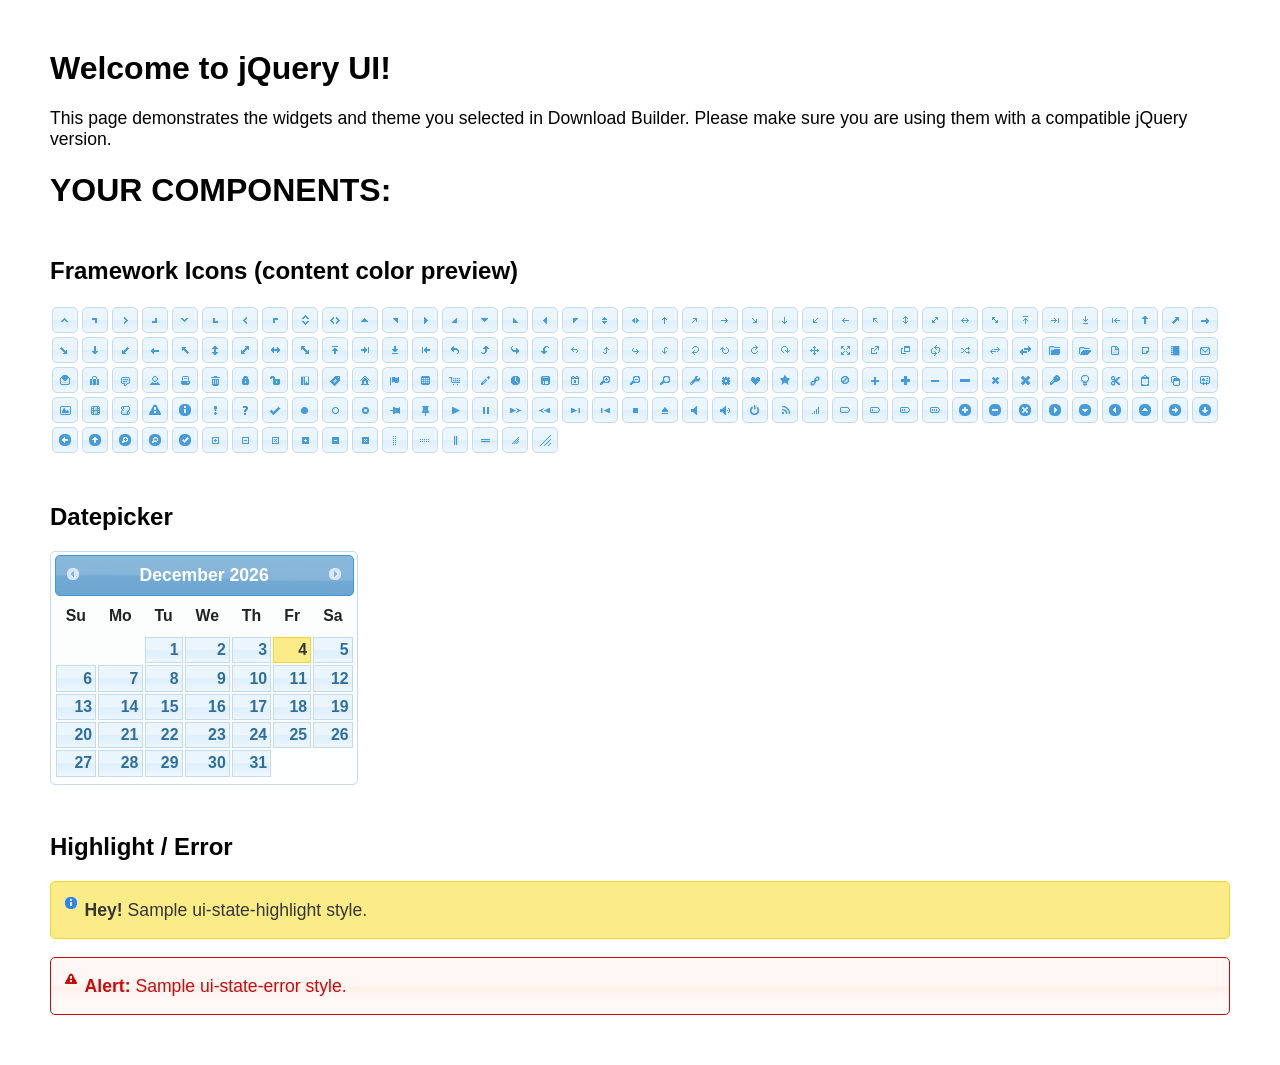
<file: FE_HLE/jquery-ui-datepicker/index.html>
<!doctype html>
<html lang="us">
<head>
	<meta charset="utf-8">
	<title>jQuery UI Example Page</title>
	<link href="jquery-ui.css" rel="stylesheet">
	<style>
	body{
		font-family: "Trebuchet MS", sans-serif;
		margin: 50px;
	}
	.demoHeaders {
		margin-top: 2em;
	}
	#dialog-link {
		padding: .4em 1em .4em 20px;
		text-decoration: none;
		position: relative;
	}
	#dialog-link span.ui-icon {
		margin: 0 5px 0 0;
		position: absolute;
		left: .2em;
		top: 50%;
		margin-top: -8px;
	}
	#icons {
		margin: 0;
		padding: 0;
	}
	#icons li {
		margin: 2px;
		position: relative;
		padding: 4px 0;
		cursor: pointer;
		float: left;
		list-style: none;
	}
	#icons span.ui-icon {
		float: left;
		margin: 0 4px;
	}
	.fakewindowcontain .ui-widget-overlay {
		position: absolute;
	}
	select {
		width: 200px;
	}
	</style>
</head>
<body>

<h1>Welcome to jQuery UI!</h1>

<div class="ui-widget">
	<p>This page demonstrates the widgets and theme you selected in Download Builder. Please make sure you are using them with a compatible jQuery version.</p>
</div>

<h1>YOUR COMPONENTS:</h1>
















<h2 class="demoHeaders">Framework Icons (content color preview)</h2>
<ul id="icons" class="ui-widget ui-helper-clearfix">
	<li class="ui-state-default ui-corner-all" title=".ui-icon-caret-1-n"><span class="ui-icon ui-icon-caret-1-n"></span></li>
	<li class="ui-state-default ui-corner-all" title=".ui-icon-caret-1-ne"><span class="ui-icon ui-icon-caret-1-ne"></span></li>
	<li class="ui-state-default ui-corner-all" title=".ui-icon-caret-1-e"><span class="ui-icon ui-icon-caret-1-e"></span></li>
	<li class="ui-state-default ui-corner-all" title=".ui-icon-caret-1-se"><span class="ui-icon ui-icon-caret-1-se"></span></li>
	<li class="ui-state-default ui-corner-all" title=".ui-icon-caret-1-s"><span class="ui-icon ui-icon-caret-1-s"></span></li>
	<li class="ui-state-default ui-corner-all" title=".ui-icon-caret-1-sw"><span class="ui-icon ui-icon-caret-1-sw"></span></li>
	<li class="ui-state-default ui-corner-all" title=".ui-icon-caret-1-w"><span class="ui-icon ui-icon-caret-1-w"></span></li>
	<li class="ui-state-default ui-corner-all" title=".ui-icon-caret-1-nw"><span class="ui-icon ui-icon-caret-1-nw"></span></li>
	<li class="ui-state-default ui-corner-all" title=".ui-icon-caret-2-n-s"><span class="ui-icon ui-icon-caret-2-n-s"></span></li>
	<li class="ui-state-default ui-corner-all" title=".ui-icon-caret-2-e-w"><span class="ui-icon ui-icon-caret-2-e-w"></span></li>
	<li class="ui-state-default ui-corner-all" title=".ui-icon-triangle-1-n"><span class="ui-icon ui-icon-triangle-1-n"></span></li>
	<li class="ui-state-default ui-corner-all" title=".ui-icon-triangle-1-ne"><span class="ui-icon ui-icon-triangle-1-ne"></span></li>
	<li class="ui-state-default ui-corner-all" title=".ui-icon-triangle-1-e"><span class="ui-icon ui-icon-triangle-1-e"></span></li>
	<li class="ui-state-default ui-corner-all" title=".ui-icon-triangle-1-se"><span class="ui-icon ui-icon-triangle-1-se"></span></li>
	<li class="ui-state-default ui-corner-all" title=".ui-icon-triangle-1-s"><span class="ui-icon ui-icon-triangle-1-s"></span></li>
	<li class="ui-state-default ui-corner-all" title=".ui-icon-triangle-1-sw"><span class="ui-icon ui-icon-triangle-1-sw"></span></li>
	<li class="ui-state-default ui-corner-all" title=".ui-icon-triangle-1-w"><span class="ui-icon ui-icon-triangle-1-w"></span></li>
	<li class="ui-state-default ui-corner-all" title=".ui-icon-triangle-1-nw"><span class="ui-icon ui-icon-triangle-1-nw"></span></li>
	<li class="ui-state-default ui-corner-all" title=".ui-icon-triangle-2-n-s"><span class="ui-icon ui-icon-triangle-2-n-s"></span></li>
	<li class="ui-state-default ui-corner-all" title=".ui-icon-triangle-2-e-w"><span class="ui-icon ui-icon-triangle-2-e-w"></span></li>
	<li class="ui-state-default ui-corner-all" title=".ui-icon-arrow-1-n"><span class="ui-icon ui-icon-arrow-1-n"></span></li>
	<li class="ui-state-default ui-corner-all" title=".ui-icon-arrow-1-ne"><span class="ui-icon ui-icon-arrow-1-ne"></span></li>
	<li class="ui-state-default ui-corner-all" title=".ui-icon-arrow-1-e"><span class="ui-icon ui-icon-arrow-1-e"></span></li>
	<li class="ui-state-default ui-corner-all" title=".ui-icon-arrow-1-se"><span class="ui-icon ui-icon-arrow-1-se"></span></li>
	<li class="ui-state-default ui-corner-all" title=".ui-icon-arrow-1-s"><span class="ui-icon ui-icon-arrow-1-s"></span></li>
	<li class="ui-state-default ui-corner-all" title=".ui-icon-arrow-1-sw"><span class="ui-icon ui-icon-arrow-1-sw"></span></li>
	<li class="ui-state-default ui-corner-all" title=".ui-icon-arrow-1-w"><span class="ui-icon ui-icon-arrow-1-w"></span></li>
	<li class="ui-state-default ui-corner-all" title=".ui-icon-arrow-1-nw"><span class="ui-icon ui-icon-arrow-1-nw"></span></li>
	<li class="ui-state-default ui-corner-all" title=".ui-icon-arrow-2-n-s"><span class="ui-icon ui-icon-arrow-2-n-s"></span></li>
	<li class="ui-state-default ui-corner-all" title=".ui-icon-arrow-2-ne-sw"><span class="ui-icon ui-icon-arrow-2-ne-sw"></span></li>
	<li class="ui-state-default ui-corner-all" title=".ui-icon-arrow-2-e-w"><span class="ui-icon ui-icon-arrow-2-e-w"></span></li>
	<li class="ui-state-default ui-corner-all" title=".ui-icon-arrow-2-se-nw"><span class="ui-icon ui-icon-arrow-2-se-nw"></span></li>
	<li class="ui-state-default ui-corner-all" title=".ui-icon-arrowstop-1-n"><span class="ui-icon ui-icon-arrowstop-1-n"></span></li>
	<li class="ui-state-default ui-corner-all" title=".ui-icon-arrowstop-1-e"><span class="ui-icon ui-icon-arrowstop-1-e"></span></li>
	<li class="ui-state-default ui-corner-all" title=".ui-icon-arrowstop-1-s"><span class="ui-icon ui-icon-arrowstop-1-s"></span></li>
	<li class="ui-state-default ui-corner-all" title=".ui-icon-arrowstop-1-w"><span class="ui-icon ui-icon-arrowstop-1-w"></span></li>
	<li class="ui-state-default ui-corner-all" title=".ui-icon-arrowthick-1-n"><span class="ui-icon ui-icon-arrowthick-1-n"></span></li>
	<li class="ui-state-default ui-corner-all" title=".ui-icon-arrowthick-1-ne"><span class="ui-icon ui-icon-arrowthick-1-ne"></span></li>
	<li class="ui-state-default ui-corner-all" title=".ui-icon-arrowthick-1-e"><span class="ui-icon ui-icon-arrowthick-1-e"></span></li>
	<li class="ui-state-default ui-corner-all" title=".ui-icon-arrowthick-1-se"><span class="ui-icon ui-icon-arrowthick-1-se"></span></li>
	<li class="ui-state-default ui-corner-all" title=".ui-icon-arrowthick-1-s"><span class="ui-icon ui-icon-arrowthick-1-s"></span></li>
	<li class="ui-state-default ui-corner-all" title=".ui-icon-arrowthick-1-sw"><span class="ui-icon ui-icon-arrowthick-1-sw"></span></li>
	<li class="ui-state-default ui-corner-all" title=".ui-icon-arrowthick-1-w"><span class="ui-icon ui-icon-arrowthick-1-w"></span></li>
	<li class="ui-state-default ui-corner-all" title=".ui-icon-arrowthick-1-nw"><span class="ui-icon ui-icon-arrowthick-1-nw"></span></li>
	<li class="ui-state-default ui-corner-all" title=".ui-icon-arrowthick-2-n-s"><span class="ui-icon ui-icon-arrowthick-2-n-s"></span></li>
	<li class="ui-state-default ui-corner-all" title=".ui-icon-arrowthick-2-ne-sw"><span class="ui-icon ui-icon-arrowthick-2-ne-sw"></span></li>
	<li class="ui-state-default ui-corner-all" title=".ui-icon-arrowthick-2-e-w"><span class="ui-icon ui-icon-arrowthick-2-e-w"></span></li>
	<li class="ui-state-default ui-corner-all" title=".ui-icon-arrowthick-2-se-nw"><span class="ui-icon ui-icon-arrowthick-2-se-nw"></span></li>
	<li class="ui-state-default ui-corner-all" title=".ui-icon-arrowthickstop-1-n"><span class="ui-icon ui-icon-arrowthickstop-1-n"></span></li>
	<li class="ui-state-default ui-corner-all" title=".ui-icon-arrowthickstop-1-e"><span class="ui-icon ui-icon-arrowthickstop-1-e"></span></li>
	<li class="ui-state-default ui-corner-all" title=".ui-icon-arrowthickstop-1-s"><span class="ui-icon ui-icon-arrowthickstop-1-s"></span></li>
	<li class="ui-state-default ui-corner-all" title=".ui-icon-arrowthickstop-1-w"><span class="ui-icon ui-icon-arrowthickstop-1-w"></span></li>
	<li class="ui-state-default ui-corner-all" title=".ui-icon-arrowreturnthick-1-w"><span class="ui-icon ui-icon-arrowreturnthick-1-w"></span></li>
	<li class="ui-state-default ui-corner-all" title=".ui-icon-arrowreturnthick-1-n"><span class="ui-icon ui-icon-arrowreturnthick-1-n"></span></li>
	<li class="ui-state-default ui-corner-all" title=".ui-icon-arrowreturnthick-1-e"><span class="ui-icon ui-icon-arrowreturnthick-1-e"></span></li>
	<li class="ui-state-default ui-corner-all" title=".ui-icon-arrowreturnthick-1-s"><span class="ui-icon ui-icon-arrowreturnthick-1-s"></span></li>
	<li class="ui-state-default ui-corner-all" title=".ui-icon-arrowreturn-1-w"><span class="ui-icon ui-icon-arrowreturn-1-w"></span></li>
	<li class="ui-state-default ui-corner-all" title=".ui-icon-arrowreturn-1-n"><span class="ui-icon ui-icon-arrowreturn-1-n"></span></li>
	<li class="ui-state-default ui-corner-all" title=".ui-icon-arrowreturn-1-e"><span class="ui-icon ui-icon-arrowreturn-1-e"></span></li>
	<li class="ui-state-default ui-corner-all" title=".ui-icon-arrowreturn-1-s"><span class="ui-icon ui-icon-arrowreturn-1-s"></span></li>
	<li class="ui-state-default ui-corner-all" title=".ui-icon-arrowrefresh-1-w"><span class="ui-icon ui-icon-arrowrefresh-1-w"></span></li>
	<li class="ui-state-default ui-corner-all" title=".ui-icon-arrowrefresh-1-n"><span class="ui-icon ui-icon-arrowrefresh-1-n"></span></li>
	<li class="ui-state-default ui-corner-all" title=".ui-icon-arrowrefresh-1-e"><span class="ui-icon ui-icon-arrowrefresh-1-e"></span></li>
	<li class="ui-state-default ui-corner-all" title=".ui-icon-arrowrefresh-1-s"><span class="ui-icon ui-icon-arrowrefresh-1-s"></span></li>
	<li class="ui-state-default ui-corner-all" title=".ui-icon-arrow-4"><span class="ui-icon ui-icon-arrow-4"></span></li>
	<li class="ui-state-default ui-corner-all" title=".ui-icon-arrow-4-diag"><span class="ui-icon ui-icon-arrow-4-diag"></span></li>
	<li class="ui-state-default ui-corner-all" title=".ui-icon-extlink"><span class="ui-icon ui-icon-extlink"></span></li>
	<li class="ui-state-default ui-corner-all" title=".ui-icon-newwin"><span class="ui-icon ui-icon-newwin"></span></li>
	<li class="ui-state-default ui-corner-all" title=".ui-icon-refresh"><span class="ui-icon ui-icon-refresh"></span></li>
	<li class="ui-state-default ui-corner-all" title=".ui-icon-shuffle"><span class="ui-icon ui-icon-shuffle"></span></li>
	<li class="ui-state-default ui-corner-all" title=".ui-icon-transfer-e-w"><span class="ui-icon ui-icon-transfer-e-w"></span></li>
	<li class="ui-state-default ui-corner-all" title=".ui-icon-transferthick-e-w"><span class="ui-icon ui-icon-transferthick-e-w"></span></li>
	<li class="ui-state-default ui-corner-all" title=".ui-icon-folder-collapsed"><span class="ui-icon ui-icon-folder-collapsed"></span></li>
	<li class="ui-state-default ui-corner-all" title=".ui-icon-folder-open"><span class="ui-icon ui-icon-folder-open"></span></li>
	<li class="ui-state-default ui-corner-all" title=".ui-icon-document"><span class="ui-icon ui-icon-document"></span></li>
	<li class="ui-state-default ui-corner-all" title=".ui-icon-document-b"><span class="ui-icon ui-icon-document-b"></span></li>
	<li class="ui-state-default ui-corner-all" title=".ui-icon-note"><span class="ui-icon ui-icon-note"></span></li>
	<li class="ui-state-default ui-corner-all" title=".ui-icon-mail-closed"><span class="ui-icon ui-icon-mail-closed"></span></li>
	<li class="ui-state-default ui-corner-all" title=".ui-icon-mail-open"><span class="ui-icon ui-icon-mail-open"></span></li>
	<li class="ui-state-default ui-corner-all" title=".ui-icon-suitcase"><span class="ui-icon ui-icon-suitcase"></span></li>
	<li class="ui-state-default ui-corner-all" title=".ui-icon-comment"><span class="ui-icon ui-icon-comment"></span></li>
	<li class="ui-state-default ui-corner-all" title=".ui-icon-person"><span class="ui-icon ui-icon-person"></span></li>
	<li class="ui-state-default ui-corner-all" title=".ui-icon-print"><span class="ui-icon ui-icon-print"></span></li>
	<li class="ui-state-default ui-corner-all" title=".ui-icon-trash"><span class="ui-icon ui-icon-trash"></span></li>
	<li class="ui-state-default ui-corner-all" title=".ui-icon-locked"><span class="ui-icon ui-icon-locked"></span></li>
	<li class="ui-state-default ui-corner-all" title=".ui-icon-unlocked"><span class="ui-icon ui-icon-unlocked"></span></li>
	<li class="ui-state-default ui-corner-all" title=".ui-icon-bookmark"><span class="ui-icon ui-icon-bookmark"></span></li>
	<li class="ui-state-default ui-corner-all" title=".ui-icon-tag"><span class="ui-icon ui-icon-tag"></span></li>
	<li class="ui-state-default ui-corner-all" title=".ui-icon-home"><span class="ui-icon ui-icon-home"></span></li>
	<li class="ui-state-default ui-corner-all" title=".ui-icon-flag"><span class="ui-icon ui-icon-flag"></span></li>
	<li class="ui-state-default ui-corner-all" title=".ui-icon-calculator"><span class="ui-icon ui-icon-calculator"></span></li>
	<li class="ui-state-default ui-corner-all" title=".ui-icon-cart"><span class="ui-icon ui-icon-cart"></span></li>
	<li class="ui-state-default ui-corner-all" title=".ui-icon-pencil"><span class="ui-icon ui-icon-pencil"></span></li>
	<li class="ui-state-default ui-corner-all" title=".ui-icon-clock"><span class="ui-icon ui-icon-clock"></span></li>
	<li class="ui-state-default ui-corner-all" title=".ui-icon-disk"><span class="ui-icon ui-icon-disk"></span></li>
	<li class="ui-state-default ui-corner-all" title=".ui-icon-calendar"><span class="ui-icon ui-icon-calendar"></span></li>
	<li class="ui-state-default ui-corner-all" title=".ui-icon-zoomin"><span class="ui-icon ui-icon-zoomin"></span></li>
	<li class="ui-state-default ui-corner-all" title=".ui-icon-zoomout"><span class="ui-icon ui-icon-zoomout"></span></li>
	<li class="ui-state-default ui-corner-all" title=".ui-icon-search"><span class="ui-icon ui-icon-search"></span></li>
	<li class="ui-state-default ui-corner-all" title=".ui-icon-wrench"><span class="ui-icon ui-icon-wrench"></span></li>
	<li class="ui-state-default ui-corner-all" title=".ui-icon-gear"><span class="ui-icon ui-icon-gear"></span></li>
	<li class="ui-state-default ui-corner-all" title=".ui-icon-heart"><span class="ui-icon ui-icon-heart"></span></li>
	<li class="ui-state-default ui-corner-all" title=".ui-icon-star"><span class="ui-icon ui-icon-star"></span></li>
	<li class="ui-state-default ui-corner-all" title=".ui-icon-link"><span class="ui-icon ui-icon-link"></span></li>
	<li class="ui-state-default ui-corner-all" title=".ui-icon-cancel"><span class="ui-icon ui-icon-cancel"></span></li>
	<li class="ui-state-default ui-corner-all" title=".ui-icon-plus"><span class="ui-icon ui-icon-plus"></span></li>
	<li class="ui-state-default ui-corner-all" title=".ui-icon-plusthick"><span class="ui-icon ui-icon-plusthick"></span></li>
	<li class="ui-state-default ui-corner-all" title=".ui-icon-minus"><span class="ui-icon ui-icon-minus"></span></li>
	<li class="ui-state-default ui-corner-all" title=".ui-icon-minusthick"><span class="ui-icon ui-icon-minusthick"></span></li>
	<li class="ui-state-default ui-corner-all" title=".ui-icon-close"><span class="ui-icon ui-icon-close"></span></li>
	<li class="ui-state-default ui-corner-all" title=".ui-icon-closethick"><span class="ui-icon ui-icon-closethick"></span></li>
	<li class="ui-state-default ui-corner-all" title=".ui-icon-key"><span class="ui-icon ui-icon-key"></span></li>
	<li class="ui-state-default ui-corner-all" title=".ui-icon-lightbulb"><span class="ui-icon ui-icon-lightbulb"></span></li>
	<li class="ui-state-default ui-corner-all" title=".ui-icon-scissors"><span class="ui-icon ui-icon-scissors"></span></li>
	<li class="ui-state-default ui-corner-all" title=".ui-icon-clipboard"><span class="ui-icon ui-icon-clipboard"></span></li>
	<li class="ui-state-default ui-corner-all" title=".ui-icon-copy"><span class="ui-icon ui-icon-copy"></span></li>
	<li class="ui-state-default ui-corner-all" title=".ui-icon-contact"><span class="ui-icon ui-icon-contact"></span></li>
	<li class="ui-state-default ui-corner-all" title=".ui-icon-image"><span class="ui-icon ui-icon-image"></span></li>
	<li class="ui-state-default ui-corner-all" title=".ui-icon-video"><span class="ui-icon ui-icon-video"></span></li>
	<li class="ui-state-default ui-corner-all" title=".ui-icon-script"><span class="ui-icon ui-icon-script"></span></li>
	<li class="ui-state-default ui-corner-all" title=".ui-icon-alert"><span class="ui-icon ui-icon-alert"></span></li>
	<li class="ui-state-default ui-corner-all" title=".ui-icon-info"><span class="ui-icon ui-icon-info"></span></li>
	<li class="ui-state-default ui-corner-all" title=".ui-icon-notice"><span class="ui-icon ui-icon-notice"></span></li>
	<li class="ui-state-default ui-corner-all" title=".ui-icon-help"><span class="ui-icon ui-icon-help"></span></li>
	<li class="ui-state-default ui-corner-all" title=".ui-icon-check"><span class="ui-icon ui-icon-check"></span></li>
	<li class="ui-state-default ui-corner-all" title=".ui-icon-bullet"><span class="ui-icon ui-icon-bullet"></span></li>
	<li class="ui-state-default ui-corner-all" title=".ui-icon-radio-off"><span class="ui-icon ui-icon-radio-off"></span></li>
	<li class="ui-state-default ui-corner-all" title=".ui-icon-radio-on"><span class="ui-icon ui-icon-radio-on"></span></li>
	<li class="ui-state-default ui-corner-all" title=".ui-icon-pin-w"><span class="ui-icon ui-icon-pin-w"></span></li>
	<li class="ui-state-default ui-corner-all" title=".ui-icon-pin-s"><span class="ui-icon ui-icon-pin-s"></span></li>
	<li class="ui-state-default ui-corner-all" title=".ui-icon-play"><span class="ui-icon ui-icon-play"></span></li>
	<li class="ui-state-default ui-corner-all" title=".ui-icon-pause"><span class="ui-icon ui-icon-pause"></span></li>
	<li class="ui-state-default ui-corner-all" title=".ui-icon-seek-next"><span class="ui-icon ui-icon-seek-next"></span></li>
	<li class="ui-state-default ui-corner-all" title=".ui-icon-seek-prev"><span class="ui-icon ui-icon-seek-prev"></span></li>
	<li class="ui-state-default ui-corner-all" title=".ui-icon-seek-end"><span class="ui-icon ui-icon-seek-end"></span></li>
	<li class="ui-state-default ui-corner-all" title=".ui-icon-seek-first"><span class="ui-icon ui-icon-seek-first"></span></li>
	<li class="ui-state-default ui-corner-all" title=".ui-icon-stop"><span class="ui-icon ui-icon-stop"></span></li>
	<li class="ui-state-default ui-corner-all" title=".ui-icon-eject"><span class="ui-icon ui-icon-eject"></span></li>
	<li class="ui-state-default ui-corner-all" title=".ui-icon-volume-off"><span class="ui-icon ui-icon-volume-off"></span></li>
	<li class="ui-state-default ui-corner-all" title=".ui-icon-volume-on"><span class="ui-icon ui-icon-volume-on"></span></li>
	<li class="ui-state-default ui-corner-all" title=".ui-icon-power"><span class="ui-icon ui-icon-power"></span></li>
	<li class="ui-state-default ui-corner-all" title=".ui-icon-signal-diag"><span class="ui-icon ui-icon-signal-diag"></span></li>
	<li class="ui-state-default ui-corner-all" title=".ui-icon-signal"><span class="ui-icon ui-icon-signal"></span></li>
	<li class="ui-state-default ui-corner-all" title=".ui-icon-battery-0"><span class="ui-icon ui-icon-battery-0"></span></li>
	<li class="ui-state-default ui-corner-all" title=".ui-icon-battery-1"><span class="ui-icon ui-icon-battery-1"></span></li>
	<li class="ui-state-default ui-corner-all" title=".ui-icon-battery-2"><span class="ui-icon ui-icon-battery-2"></span></li>
	<li class="ui-state-default ui-corner-all" title=".ui-icon-battery-3"><span class="ui-icon ui-icon-battery-3"></span></li>
	<li class="ui-state-default ui-corner-all" title=".ui-icon-circle-plus"><span class="ui-icon ui-icon-circle-plus"></span></li>
	<li class="ui-state-default ui-corner-all" title=".ui-icon-circle-minus"><span class="ui-icon ui-icon-circle-minus"></span></li>
	<li class="ui-state-default ui-corner-all" title=".ui-icon-circle-close"><span class="ui-icon ui-icon-circle-close"></span></li>
	<li class="ui-state-default ui-corner-all" title=".ui-icon-circle-triangle-e"><span class="ui-icon ui-icon-circle-triangle-e"></span></li>
	<li class="ui-state-default ui-corner-all" title=".ui-icon-circle-triangle-s"><span class="ui-icon ui-icon-circle-triangle-s"></span></li>
	<li class="ui-state-default ui-corner-all" title=".ui-icon-circle-triangle-w"><span class="ui-icon ui-icon-circle-triangle-w"></span></li>
	<li class="ui-state-default ui-corner-all" title=".ui-icon-circle-triangle-n"><span class="ui-icon ui-icon-circle-triangle-n"></span></li>
	<li class="ui-state-default ui-corner-all" title=".ui-icon-circle-arrow-e"><span class="ui-icon ui-icon-circle-arrow-e"></span></li>
	<li class="ui-state-default ui-corner-all" title=".ui-icon-circle-arrow-s"><span class="ui-icon ui-icon-circle-arrow-s"></span></li>
	<li class="ui-state-default ui-corner-all" title=".ui-icon-circle-arrow-w"><span class="ui-icon ui-icon-circle-arrow-w"></span></li>
	<li class="ui-state-default ui-corner-all" title=".ui-icon-circle-arrow-n"><span class="ui-icon ui-icon-circle-arrow-n"></span></li>
	<li class="ui-state-default ui-corner-all" title=".ui-icon-circle-zoomin"><span class="ui-icon ui-icon-circle-zoomin"></span></li>
	<li class="ui-state-default ui-corner-all" title=".ui-icon-circle-zoomout"><span class="ui-icon ui-icon-circle-zoomout"></span></li>
	<li class="ui-state-default ui-corner-all" title=".ui-icon-circle-check"><span class="ui-icon ui-icon-circle-check"></span></li>
	<li class="ui-state-default ui-corner-all" title=".ui-icon-circlesmall-plus"><span class="ui-icon ui-icon-circlesmall-plus"></span></li>
	<li class="ui-state-default ui-corner-all" title=".ui-icon-circlesmall-minus"><span class="ui-icon ui-icon-circlesmall-minus"></span></li>
	<li class="ui-state-default ui-corner-all" title=".ui-icon-circlesmall-close"><span class="ui-icon ui-icon-circlesmall-close"></span></li>
	<li class="ui-state-default ui-corner-all" title=".ui-icon-squaresmall-plus"><span class="ui-icon ui-icon-squaresmall-plus"></span></li>
	<li class="ui-state-default ui-corner-all" title=".ui-icon-squaresmall-minus"><span class="ui-icon ui-icon-squaresmall-minus"></span></li>
	<li class="ui-state-default ui-corner-all" title=".ui-icon-squaresmall-close"><span class="ui-icon ui-icon-squaresmall-close"></span></li>
	<li class="ui-state-default ui-corner-all" title=".ui-icon-grip-dotted-vertical"><span class="ui-icon ui-icon-grip-dotted-vertical"></span></li>
	<li class="ui-state-default ui-corner-all" title=".ui-icon-grip-dotted-horizontal"><span class="ui-icon ui-icon-grip-dotted-horizontal"></span></li>
	<li class="ui-state-default ui-corner-all" title=".ui-icon-grip-solid-vertical"><span class="ui-icon ui-icon-grip-solid-vertical"></span></li>
	<li class="ui-state-default ui-corner-all" title=".ui-icon-grip-solid-horizontal"><span class="ui-icon ui-icon-grip-solid-horizontal"></span></li>
	<li class="ui-state-default ui-corner-all" title=".ui-icon-gripsmall-diagonal-se"><span class="ui-icon ui-icon-gripsmall-diagonal-se"></span></li>
	<li class="ui-state-default ui-corner-all" title=".ui-icon-grip-diagonal-se"><span class="ui-icon ui-icon-grip-diagonal-se"></span></li>
</ul>




<!-- Datepicker -->
<h2 class="demoHeaders">Datepicker</h2>
<div id="datepicker"></div>












<!-- Highlight / Error -->
<h2 class="demoHeaders">Highlight / Error</h2>
<div class="ui-widget">
	<div class="ui-state-highlight ui-corner-all" style="margin-top: 20px; padding: 0 .7em;">
		<p><span class="ui-icon ui-icon-info" style="float: left; margin-right: .3em;"></span>
		<strong>Hey!</strong> Sample ui-state-highlight style.</p>
	</div>
</div>
<br>
<div class="ui-widget">
	<div class="ui-state-error ui-corner-all" style="padding: 0 .7em;">
		<p><span class="ui-icon ui-icon-alert" style="float: left; margin-right: .3em;"></span>
		<strong>Alert:</strong> Sample ui-state-error style.</p>
	</div>
</div>

<script src="external/jquery/jquery.js"></script>
<script src="jquery-ui.js"></script>
<script>















$( "#datepicker" ).datepicker({
	inline: true
});














// Hover states on the static widgets
$( "#dialog-link, #icons li" ).hover(
	function() {
		$( this ).addClass( "ui-state-hover" );
	},
	function() {
		$( this ).removeClass( "ui-state-hover" );
	}
);
</script>
</body>
</html>
</file>
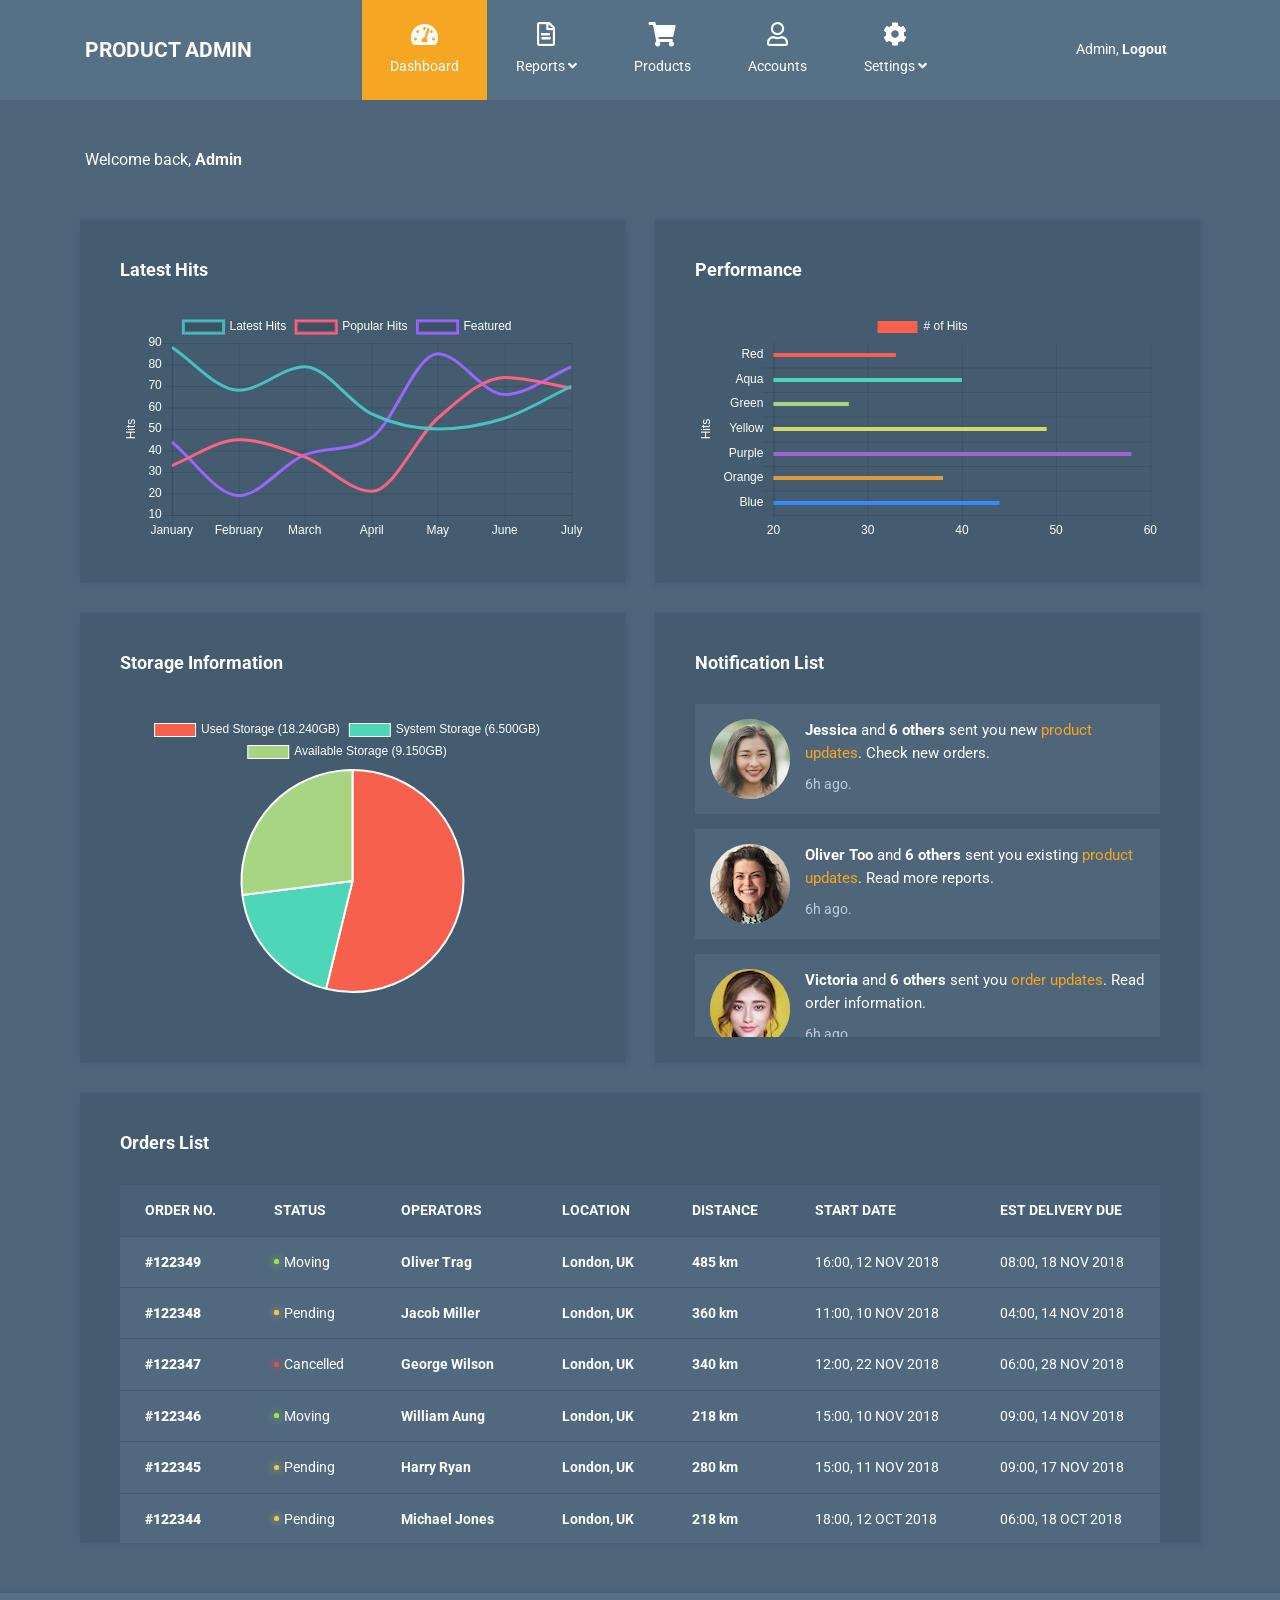
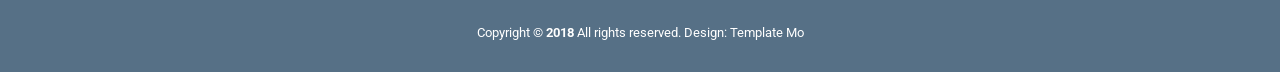
<file: FE_HLE/product-admin-master/index.html>
<!DOCTYPE html>
<html lang="en">

<head>
    <meta charset="UTF-8">
    <meta name="viewport" content="width=device-width, initial-scale=1.0">
    <meta http-equiv="X-UA-Compatible" content="ie=edge">
    <title>Product Admin - Dashboard HTML Template</title>
    <link rel="stylesheet" href="https://fonts.googleapis.com/css?family=Roboto:400,700">
    <!-- https://fonts.google.com/specimen/Roboto -->
    <link rel="stylesheet" href="css/fontawesome.min.css">
    <!-- https://fontawesome.com/ -->
    <link rel="stylesheet" href="css/bootstrap.min.css">
    <!-- https://getbootstrap.com/ -->
    <link rel="stylesheet" href="css/templatemo-style.css">
    <!--
	Product Admin CSS Template
	https://templatemo.com/tm-524-product-admin
	-->
</head>

<body id="reportsPage">
    <div class="" id="home">
        <nav class="navbar navbar-expand-xl">
            <div class="container h-100">
                <a class="navbar-brand" href="index.html">
                    <h1 class="tm-site-title mb-0">Product Admin</h1>
                </a>
                <button class="navbar-toggler ml-auto mr-0" type="button" data-toggle="collapse" data-target="#navbarSupportedContent"
                    aria-controls="navbarSupportedContent" aria-expanded="false" aria-label="Toggle navigation">
                    <i class="fas fa-bars tm-nav-icon"></i>
                </button>

                <div class="collapse navbar-collapse" id="navbarSupportedContent">
                    <ul class="navbar-nav mx-auto h-100">
                        <li class="nav-item">
                            <a class="nav-link active" href="#">
                                <i class="fas fa-tachometer-alt"></i>
                                Dashboard
                                <span class="sr-only">(current)</span>
                            </a>
                        </li>
                        <li class="nav-item dropdown">

                            <a class="nav-link dropdown-toggle" href="#" id="navbarDropdown" role="button" data-toggle="dropdown"
                                aria-haspopup="true" aria-expanded="false">
                                <i class="far fa-file-alt"></i>
                                <span>
                                    Reports <i class="fas fa-angle-down"></i>
                                </span>
                            </a>
                            <div class="dropdown-menu" aria-labelledby="navbarDropdown">
                                <a class="dropdown-item" href="#">Daily Report</a>
                                <a class="dropdown-item" href="#">Weekly Report</a>
                                <a class="dropdown-item" href="#">Yearly Report</a>
                            </div>
                        </li>
                        <li class="nav-item">
                            <a class="nav-link" href="products.html">
                                <i class="fas fa-shopping-cart"></i>
                                Products
                            </a>
                        </li>

                        <li class="nav-item">
                            <a class="nav-link" href="accounts.html">
                                <i class="far fa-user"></i>
                                Accounts
                            </a>
                        </li>
                        <li class="nav-item dropdown">
                            <a class="nav-link dropdown-toggle" href="#" id="navbarDropdown" role="button" data-toggle="dropdown"
                                aria-haspopup="true" aria-expanded="false">
                                <i class="fas fa-cog"></i>
                                <span>
                                    Settings <i class="fas fa-angle-down"></i>
                                </span>
                            </a>
                            <div class="dropdown-menu" aria-labelledby="navbarDropdown">
                                <a class="dropdown-item" href="#">Profile</a>
                                <a class="dropdown-item" href="#">Billing</a>
                                <a class="dropdown-item" href="#">Customize</a>
                            </div>
                        </li>
                    </ul>
                    <ul class="navbar-nav">
                        <li class="nav-item">
                            <a class="nav-link d-block" href="login.html">
                                Admin, <b>Logout</b>
                            </a>
                        </li>
                    </ul>
                </div>
            </div>

        </nav>
        <div class="container">
            <div class="row">
                <div class="col">
                    <p class="text-white mt-5 mb-5">Welcome back, <b>Admin</b></p>
                </div>
            </div>
            <!-- row -->
            <div class="row tm-content-row">
                <div class="col-sm-12 col-md-12 col-lg-6 col-xl-6 tm-block-col">
                    <div class="tm-bg-primary-dark tm-block">
                        <h2 class="tm-block-title">Latest Hits</h2>
                        <canvas id="lineChart"></canvas>
                    </div>
                </div>
                <div class="col-sm-12 col-md-12 col-lg-6 col-xl-6 tm-block-col">
                    <div class="tm-bg-primary-dark tm-block">
                        <h2 class="tm-block-title">Performance</h2>
                        <canvas id="barChart"></canvas>
                    </div>
                </div>
                <div class="col-sm-12 col-md-12 col-lg-6 col-xl-6 tm-block-col">
                    <div class="tm-bg-primary-dark tm-block tm-block-taller">
                        <h2 class="tm-block-title">Storage Information</h2>
                        <div id="pieChartContainer">
                            <canvas id="pieChart" class="chartjs-render-monitor" width="200" height="200"></canvas>
                        </div>                        
                    </div>
                </div>
                <div class="col-sm-12 col-md-12 col-lg-6 col-xl-6 tm-block-col">
                    <div class="tm-bg-primary-dark tm-block tm-block-taller tm-block-overflow">
                        <h2 class="tm-block-title">Notification List</h2>
                        <div class="tm-notification-items">
                            <div class="media tm-notification-item">
                                <div class="tm-gray-circle"><img src="img/notification-01.jpg" alt="Avatar Image" class="rounded-circle"></div>
                                <div class="media-body">
                                    <p class="mb-2"><b>Jessica</b> and <b>6 others</b> sent you new <a href="#"
                                            class="tm-notification-link">product updates</a>. Check new orders.</p>
                                    <span class="tm-small tm-text-color-secondary">6h ago.</span>
                                </div>
                            </div>
                            <div class="media tm-notification-item">
                                <div class="tm-gray-circle"><img src="img/notification-02.jpg" alt="Avatar Image" class="rounded-circle"></div>
                                <div class="media-body">
                                    <p class="mb-2"><b>Oliver Too</b> and <b>6 others</b> sent you existing <a href="#"
                                            class="tm-notification-link">product updates</a>. Read more reports.</p>
                                    <span class="tm-small tm-text-color-secondary">6h ago.</span>
                                </div>
                            </div>
                            <div class="media tm-notification-item">
                                <div class="tm-gray-circle"><img src="img/notification-03.jpg" alt="Avatar Image" class="rounded-circle"></div>
                                <div class="media-body">
                                    <p class="mb-2"><b>Victoria</b> and <b>6 others</b> sent you <a href="#"
                                            class="tm-notification-link">order updates</a>. Read order information.</p>
                                    <span class="tm-small tm-text-color-secondary">6h ago.</span>
                                </div>
                            </div>
                            <div class="media tm-notification-item">
                                <div class="tm-gray-circle"><img src="img/notification-01.jpg" alt="Avatar Image" class="rounded-circle"></div>
                                <div class="media-body">
                                    <p class="mb-2"><b>Laura Cute</b> and <b>6 others</b> sent you <a href="#"
                                            class="tm-notification-link">product records</a>.</p>
                                    <span class="tm-small tm-text-color-secondary">6h ago.</span>
                                </div>
                            </div>
                            <div class="media tm-notification-item">
                                <div class="tm-gray-circle"><img src="img/notification-02.jpg" alt="Avatar Image" class="rounded-circle"></div>
                                <div class="media-body">
                                    <p class="mb-2"><b>Samantha</b> and <b>6 others</b> sent you <a href="#"
                                            class="tm-notification-link">order stuffs</a>.</p>
                                    <span class="tm-small tm-text-color-secondary">6h ago.</span>
                                </div>
                            </div>
                            <div class="media tm-notification-item">
                                <div class="tm-gray-circle"><img src="img/notification-03.jpg" alt="Avatar Image" class="rounded-circle"></div>
                                <div class="media-body">
                                    <p class="mb-2"><b>Sophie</b> and <b>6 others</b> sent you <a href="#"
                                            class="tm-notification-link">product updates</a>.</p>
                                    <span class="tm-small tm-text-color-secondary">6h ago.</span>
                                </div>
                            </div>
                            <div class="media tm-notification-item">
                                <div class="tm-gray-circle"><img src="img/notification-01.jpg" alt="Avatar Image" class="rounded-circle"></div>
                                <div class="media-body">
                                    <p class="mb-2"><b>Lily A</b> and <b>6 others</b> sent you <a href="#"
                                            class="tm-notification-link">product updates</a>.</p>
                                    <span class="tm-small tm-text-color-secondary">6h ago.</span>
                                </div>
                            </div>
                            <div class="media tm-notification-item">
                                <div class="tm-gray-circle"><img src="img/notification-02.jpg" alt="Avatar Image" class="rounded-circle"></div>
                                <div class="media-body">
                                    <p class="mb-2"><b>Amara</b> and <b>6 others</b> sent you <a href="#"
                                            class="tm-notification-link">product updates</a>.</p>
                                    <span class="tm-small tm-text-color-secondary">6h ago.</span>
                                </div>
                            </div>
                            <div class="media tm-notification-item">
                                <div class="tm-gray-circle"><img src="img/notification-03.jpg" alt="Avatar Image" class="rounded-circle"></div>
                                <div class="media-body">
                                    <p class="mb-2"><b>Cinthela</b> and <b>6 others</b> sent you <a href="#"
                                            class="tm-notification-link">product updates</a>.</p>
                                    <span class="tm-small tm-text-color-secondary">6h ago.</span>
                                </div>
                            </div>
                        </div>
                    </div>
                </div>
                <div class="col-12 tm-block-col">
                    <div class="tm-bg-primary-dark tm-block tm-block-taller tm-block-scroll">
                        <h2 class="tm-block-title">Orders List</h2>
                        <table class="table">
                            <thead>
                                <tr>
                                    <th scope="col">ORDER NO.</th>
                                    <th scope="col">STATUS</th>
                                    <th scope="col">OPERATORS</th>
                                    <th scope="col">LOCATION</th>
                                    <th scope="col">DISTANCE</th>
                                    <th scope="col">START DATE</th>
                                    <th scope="col">EST DELIVERY DUE</th>
                                </tr>
                            </thead>
                            <tbody>
                                <tr>
                                    <th scope="row"><b>#122349</b></th>
                                    <td>
                                        <div class="tm-status-circle moving">
                                        </div>Moving
                                    </td>
                                    <td><b>Oliver Trag</b></td>
                                    <td><b>London, UK</b></td>
                                    <td><b>485 km</b></td>
                                    <td>16:00, 12 NOV 2018</td>
                                    <td>08:00, 18 NOV 2018</td>
                                </tr>
                                <tr>
                                    <th scope="row"><b>#122348</b></th>
                                    <td>
                                        <div class="tm-status-circle pending">
                                        </div>Pending
                                    </td>
                                    <td><b>Jacob Miller</b></td>
                                    <td><b>London, UK</b></td>
                                    <td><b>360 km</b></td>
                                    <td>11:00, 10 NOV 2018</td>
                                    <td>04:00, 14 NOV 2018</td>
                                </tr>
                                <tr>
                                    <th scope="row"><b>#122347</b></th>
                                    <td>
                                        <div class="tm-status-circle cancelled">
                                        </div>Cancelled
                                    </td>
                                    <td><b>George Wilson</b></td>
                                    <td><b>London, UK</b></td>
                                    <td><b>340 km</b></td>
                                    <td>12:00, 22 NOV 2018</td>
                                    <td>06:00, 28 NOV 2018</td>
                                </tr>
                                <tr>
                                    <th scope="row"><b>#122346</b></th>
                                    <td>
                                        <div class="tm-status-circle moving">
                                        </div>Moving
                                    </td>
                                    <td><b>William Aung</b></td>
                                    <td><b>London, UK</b></td>
                                    <td><b>218 km</b></td>
                                    <td>15:00, 10 NOV 2018</td>
                                    <td>09:00, 14 NOV 2018</td>
                                </tr>
                                <tr>
                                    <th scope="row"><b>#122345</b></th>
                                    <td>
                                        <div class="tm-status-circle pending">
                                        </div>Pending
                                    </td>
                                    <td><b>Harry Ryan</b></td>
                                    <td><b>London, UK</b></td>
                                    <td><b>280 km</b></td>
                                    <td>15:00, 11 NOV 2018</td>
                                    <td>09:00, 17 NOV 2018</td>
                                </tr>
                                <tr>
                                    <th scope="row"><b>#122344</b></th>
                                    <td>
                                        <div class="tm-status-circle pending">
                                        </div>Pending
                                    </td>
                                    <td><b>Michael Jones</b></td>
                                    <td><b>London, UK</b></td>
                                    <td><b>218 km</b></td>
                                    <td>18:00, 12 OCT 2018</td>
                                    <td>06:00, 18 OCT 2018</td>
                                </tr>
                                <tr>
                                    <th scope="row"><b>#122343</b></th>
                                    <td>
                                        <div class="tm-status-circle moving">
                                        </div>Moving
                                    </td>
                                    <td><b>Timmy Davis</b></td>
                                    <td><b>London, UK</b></td>
                                    <td><b>218 km</b></td>
                                    <td>12:00, 10 OCT 2018</td>
                                    <td>08:00, 18 OCT 2018</td>
                                </tr>
                                <tr>
                                    <th scope="row"><b>#122342</b></th>
                                    <td>
                                        <div class="tm-status-circle moving">
                                        </div>Moving
                                    </td>
                                    <td><b>Oscar Phyo</b></td>
                                    <td><b>London, UK</b></td>
                                    <td><b>420 km</b></td>
                                    <td>15:30, 06 OCT 2018</td>
                                    <td>09:30, 16 OCT 2018</td>
                                </tr>
                                <tr>
                                    <th scope="row"><b>#122341</b></th>
                                    <td>
                                        <div class="tm-status-circle moving">
                                        </div>Moving
                                    </td>
                                    <td><b>Charlie Brown</b></td>
                                    <td><b>London, UK</b></td>
                                    <td><b>300 km</b></td>
                                    <td>11:00, 10 OCT 2018</td>
                                    <td>03:00, 14 OCT 2018</td>
                                </tr>
                                <tr>
                                    <th scope="row"><b>#122340</b></th>
                                    <td>
                                        <div class="tm-status-circle cancelled">
                                        </div>Cancelled
                                    </td>
                                    <td><b>Wilson Cookies</b></td>
                                    <td><b>London, UK</b></td>
                                    <td><b>218 km</b></td>
                                    <td>17:30, 12 OCT 2018</td>
                                    <td>08:30, 22 OCT 2018</td>
                                </tr>
                                <tr>
                                    <th scope="row"><b>#122339</b></th>
                                    <td>
                                        <div class="tm-status-circle moving">
                                        </div>Moving
                                    </td>
                                    <td><b>Richard Clamon</b></td>
                                    <td><b>London, UK</b></td>
                                    <td><b>150 km</b></td>
                                    <td>15:00, 12 OCT 2018</td>
                                    <td>09:20, 26 OCT 2018</td>
                                </tr>
                            </tbody>
                        </table>
                    </div>
                </div>
            </div>
        </div>
        <footer class="tm-footer row tm-mt-small">
            <div class="col-12 font-weight-light">
                <p class="text-center text-white mb-0 px-4 small">
                    Copyright &copy; <b>2018</b> All rights reserved. 
                    
                    Design: <a rel="nofollow noopener" href="https://templatemo.com" class="tm-footer-link">Template Mo</a>
                </p>
            </div>
        </footer>
    </div>

    <script src="js/jquery-3.3.1.min.js"></script>
    <!-- https://jquery.com/download/ -->
    <script src="js/moment.min.js"></script>
    <!-- https://momentjs.com/ -->
    <script src="js/Chart.min.js"></script>
    <!-- http://www.chartjs.org/docs/latest/ -->
    <script src="js/bootstrap.min.js"></script>
    <!-- https://getbootstrap.com/ -->
    <script src="js/tooplate-scripts.js"></script>
    <script>
        Chart.defaults.global.defaultFontColor = 'white';
        let ctxLine,
            ctxBar,
            ctxPie,
            optionsLine,
            optionsBar,
            optionsPie,
            configLine,
            configBar,
            configPie,
            lineChart;
        barChart, pieChart;
        // DOM is ready
        $(function () {
            drawLineChart(); // Line Chart
            drawBarChart(); // Bar Chart
            drawPieChart(); // Pie Chart

            $(window).resize(function () {
                updateLineChart();
                updateBarChart();                
            });
        })
    </script>
</body>

</html>
</file>
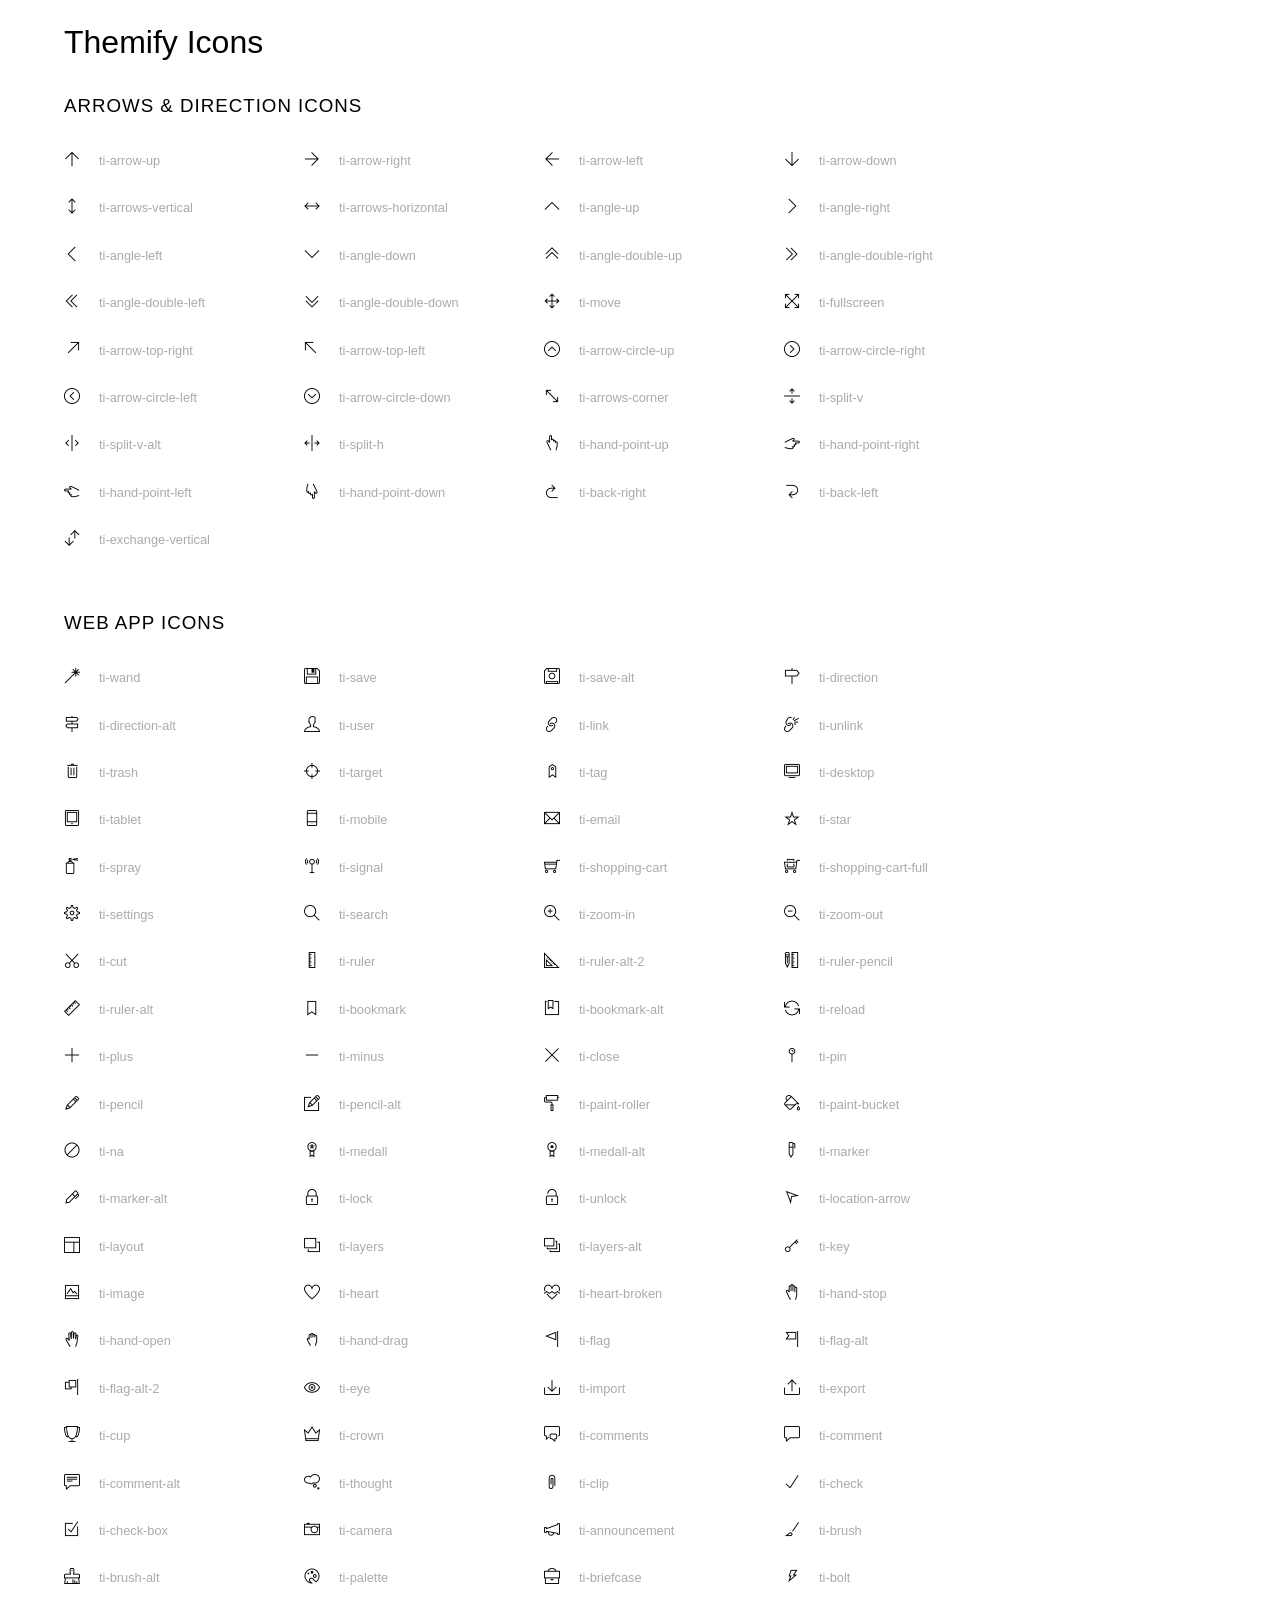
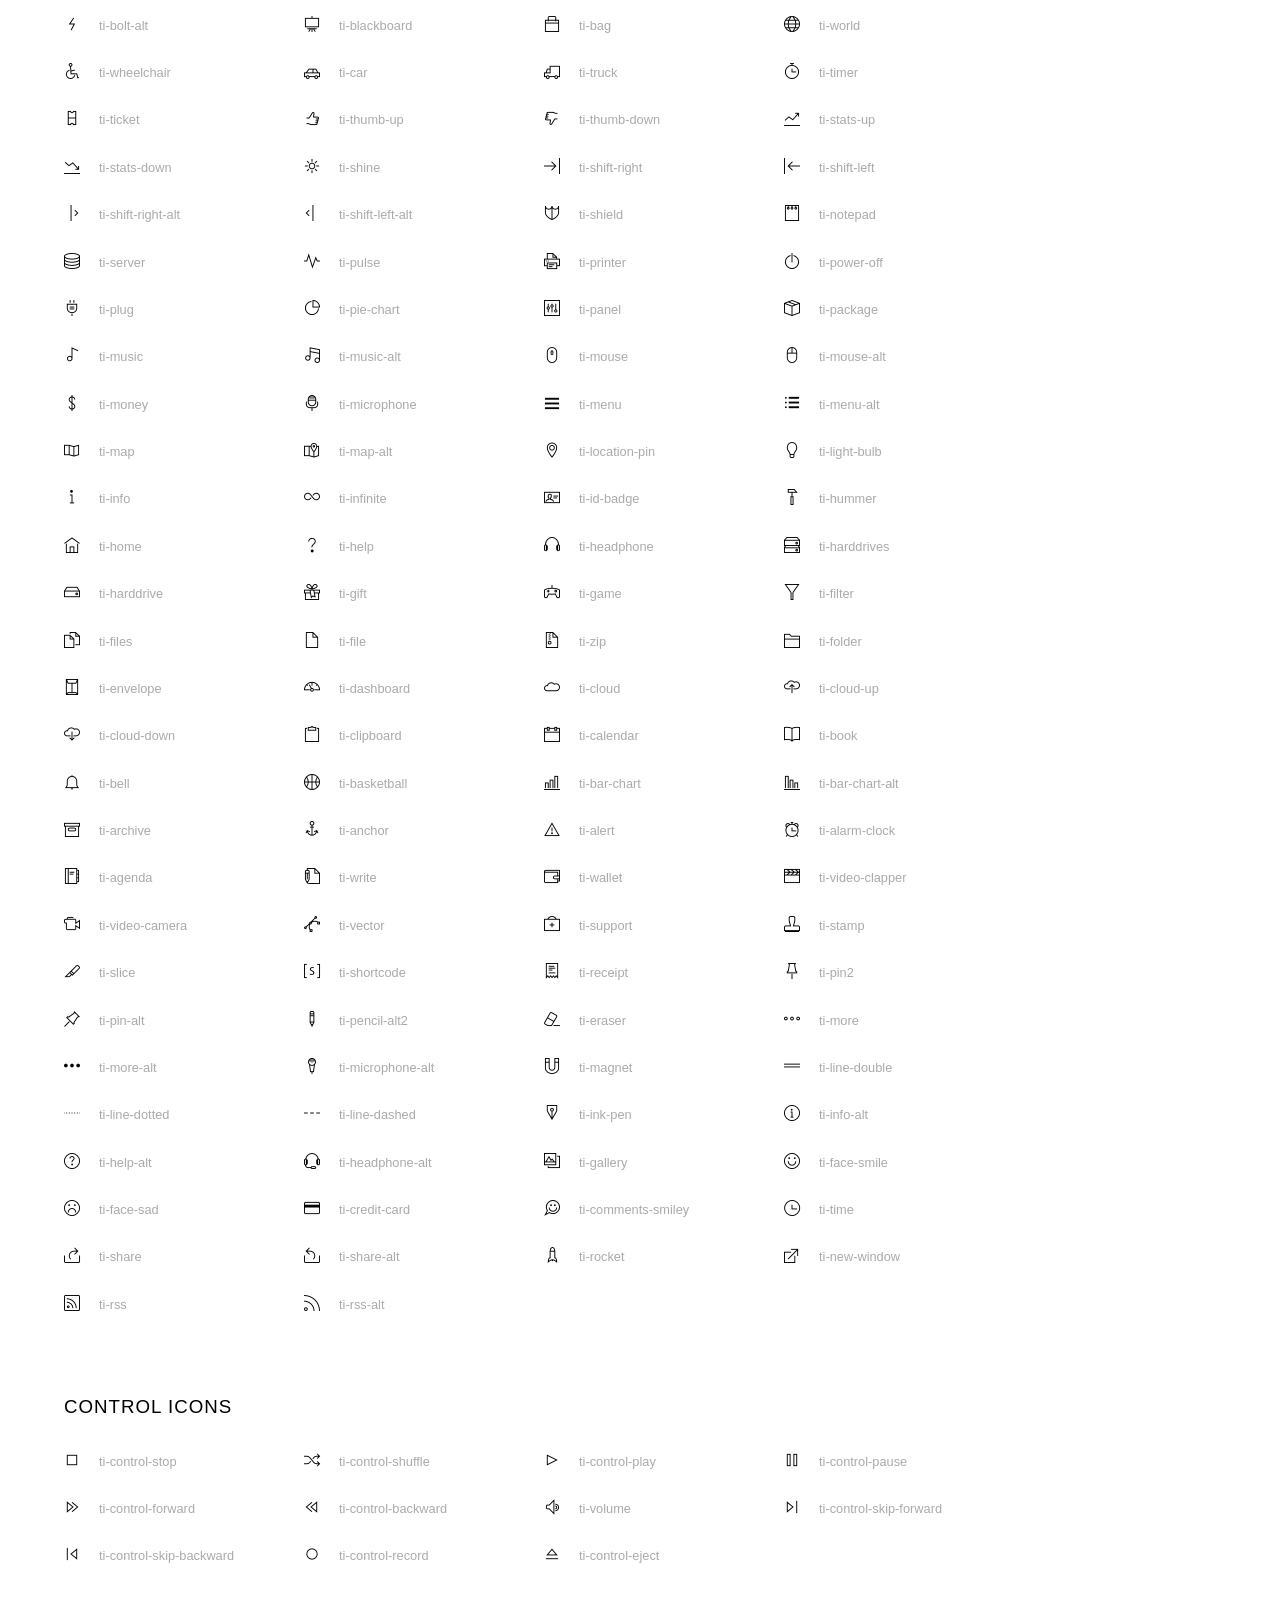
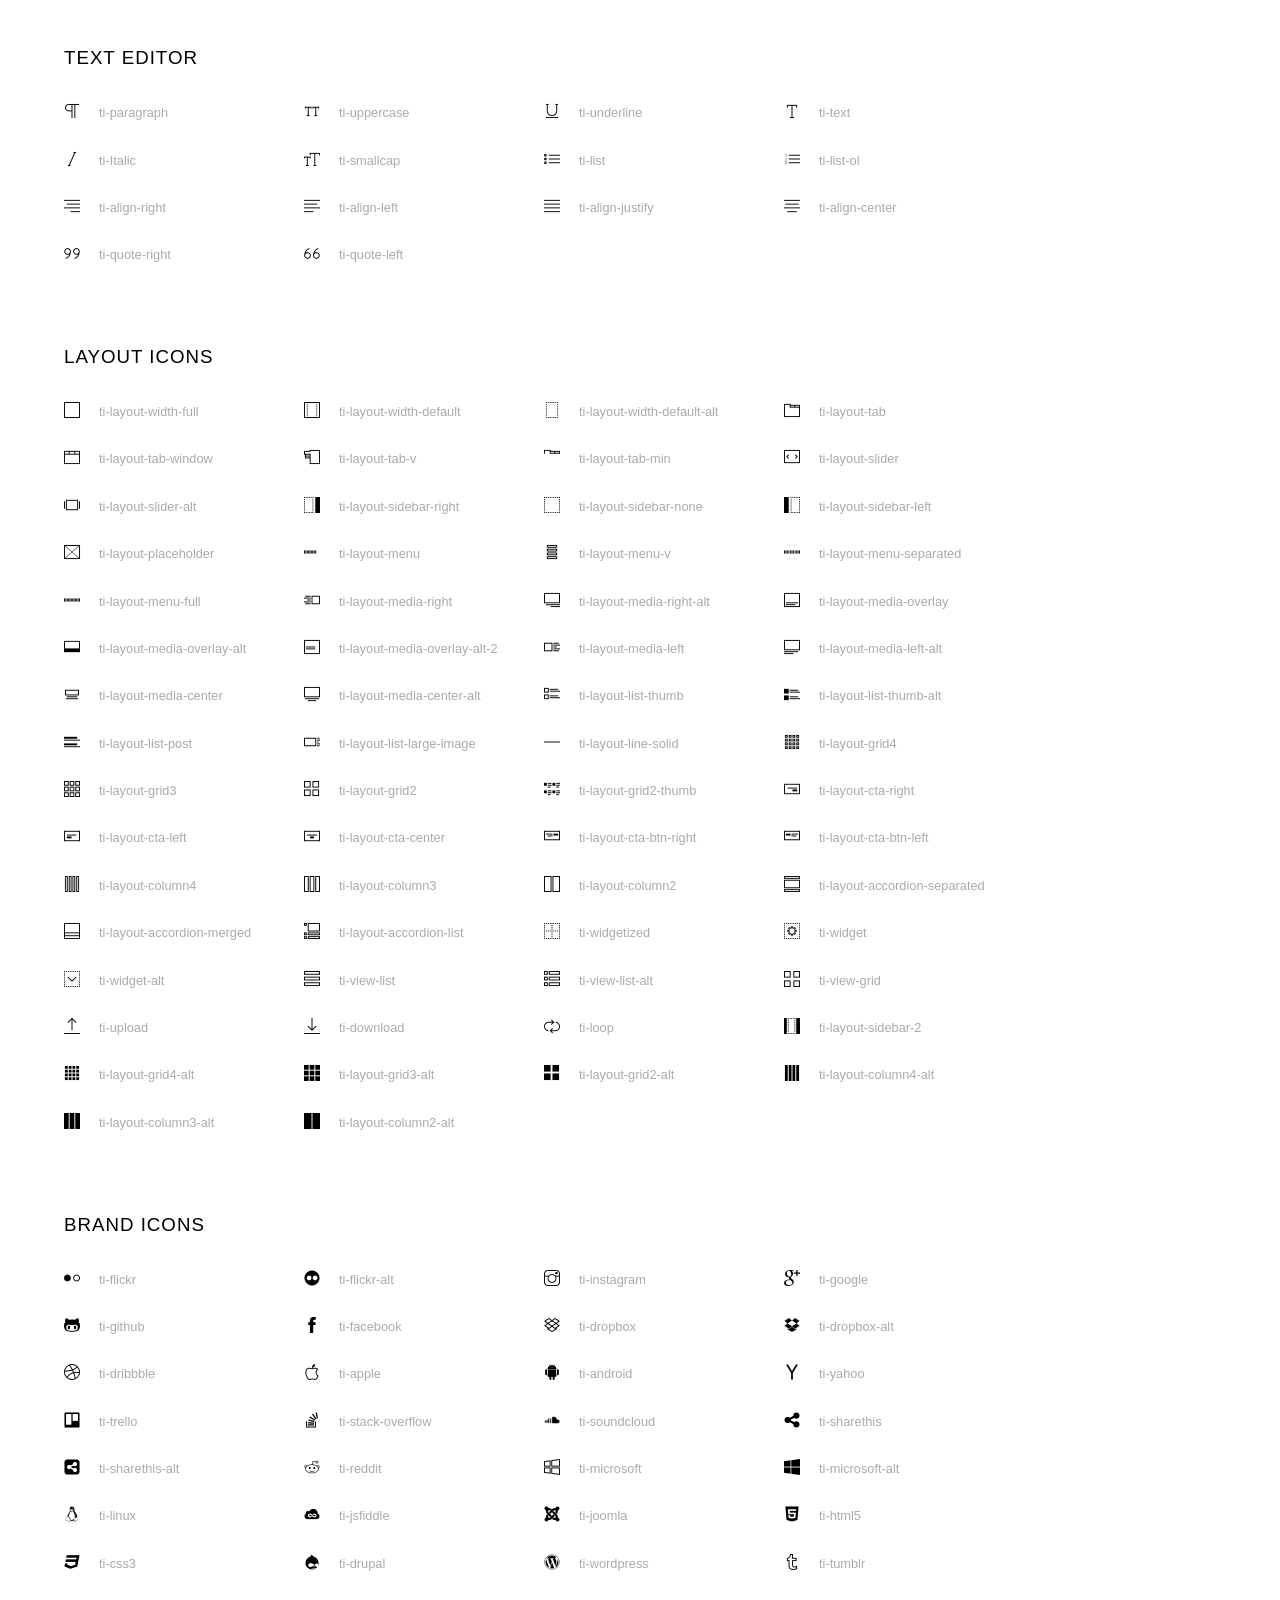
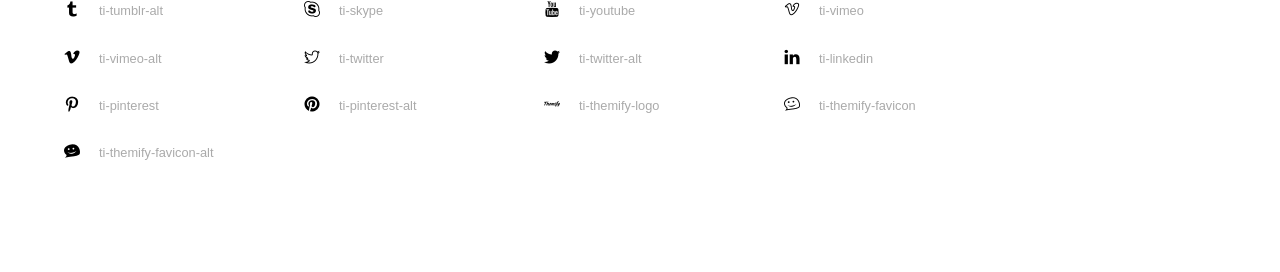
<file: FE_HLE/webfonts/themify-icons/index.html>
<!doctype html>
<html>
<head>
	<meta charset="utf-8">
	<title>Themify Icon Font</title>
	<meta name="viewport" content="width=device-width">
	<link rel="stylesheet" href="demo-files/demo.css">
	<link rel="stylesheet" href="themify-icons.css">
	<!--[if lt IE 8]><!-->
	<link rel="stylesheet" href="ie7/ie7.css">
	<!--<![endif]-->
</head>
<body>
	<h1>Themify Icons</h1>

	<div class="icon-section">

		<div class="icon-section">
			<h3>Arrows &amp; Direction Icons </h3>

			<div class="icon-container">
				<span class="ti-arrow-up"></span><span class="icon-name"> ti-arrow-up</span>
			</div>
			<div class="icon-container">
				<span class="ti-arrow-right"></span><span class="icon-name"> ti-arrow-right</span>
			</div>
			<div class="icon-container">
				<span class="ti-arrow-left"></span><span class="icon-name"> ti-arrow-left</span>
			</div>
			<div class="icon-container">
				<span class="ti-arrow-down"></span><span class="icon-name"> ti-arrow-down</span>
			</div>
			<div class="icon-container">
				<span class="ti-arrows-vertical"></span><span class="icon-name"> ti-arrows-vertical</span>
			</div>
			<div class="icon-container">
				<span class="ti-arrows-horizontal"></span><span class="icon-name"> ti-arrows-horizontal</span>
			</div>
			<div class="icon-container">
				<span class="ti-angle-up"></span><span class="icon-name"> ti-angle-up</span>
			</div>
			<div class="icon-container">
				<span class="ti-angle-right"></span><span class="icon-name"> ti-angle-right</span>
			</div>
			<div class="icon-container">
				<span class="ti-angle-left"></span><span class="icon-name"> ti-angle-left</span>
			</div>
			<div class="icon-container">
				<span class="ti-angle-down"></span><span class="icon-name"> ti-angle-down</span>
			</div>	
			<div class="icon-container">
				<span class="ti-angle-double-up"></span><span class="icon-name"> ti-angle-double-up</span>
			</div>
			<div class="icon-container">
				<span class="ti-angle-double-right"></span><span class="icon-name"> ti-angle-double-right</span>
			</div>
			<div class="icon-container">
				<span class="ti-angle-double-left"></span><span class="icon-name"> ti-angle-double-left</span>
			</div>
			<div class="icon-container">
				<span class="ti-angle-double-down"></span><span class="icon-name"> ti-angle-double-down</span>
			</div>					
			<div class="icon-container">
				<span class="ti-move"></span><span class="icon-name"> ti-move</span>
			</div>
			<div class="icon-container">
				<span class="ti-fullscreen"></span><span class="icon-name"> ti-fullscreen</span>
			</div>
			<div class="icon-container">
				<span class="ti-arrow-top-right"></span><span class="icon-name"> ti-arrow-top-right</span>
			</div>
			<div class="icon-container">
				<span class="ti-arrow-top-left"></span><span class="icon-name"> ti-arrow-top-left</span>
			</div>
			<div class="icon-container">
				<span class="ti-arrow-circle-up"></span><span class="icon-name"> ti-arrow-circle-up</span>
			</div>
			<div class="icon-container">
				<span class="ti-arrow-circle-right"></span><span class="icon-name"> ti-arrow-circle-right</span>
			</div>
			<div class="icon-container">
				<span class="ti-arrow-circle-left"></span><span class="icon-name"> ti-arrow-circle-left</span>
			</div>
			<div class="icon-container">
				<span class="ti-arrow-circle-down"></span><span class="icon-name"> ti-arrow-circle-down</span>
			</div>
			<div class="icon-container">
				<span class="ti-arrows-corner"></span><span class="icon-name"> ti-arrows-corner</span>
			</div>
			<div class="icon-container">
				<span class="ti-split-v"></span><span class="icon-name"> ti-split-v</span>
			</div>

			<div class="icon-container">
				<span class="ti-split-v-alt"></span><span class="icon-name"> ti-split-v-alt</span>
			</div>
			<div class="icon-container">
				<span class="ti-split-h"></span><span class="icon-name"> ti-split-h</span>
			</div>
			<div class="icon-container">
				<span class="ti-hand-point-up"></span><span class="icon-name"> ti-hand-point-up</span>
			</div>
			<div class="icon-container">
				<span class="ti-hand-point-right"></span><span class="icon-name"> ti-hand-point-right</span>
			</div>
			<div class="icon-container">
				<span class="ti-hand-point-left"></span><span class="icon-name"> ti-hand-point-left</span>
			</div>
			<div class="icon-container">
				<span class="ti-hand-point-down"></span><span class="icon-name"> ti-hand-point-down</span>
			</div>
			<div class="icon-container">
				<span class="ti-back-right"></span><span class="icon-name"> ti-back-right</span>
			</div>
			<div class="icon-container">
				<span class="ti-back-left"></span><span class="icon-name"> ti-back-left</span>
			</div>
			<div class="icon-container">
				<span class="ti-exchange-vertical"></span><span class="icon-name"> ti-exchange-vertical</span>
			</div>

		</div> <!-- Arrows Icons -->



		<h3>Web App Icons</h3>
		
		<div class="icon-section">

			<div class="icon-container">
				<span class="ti-wand"></span><span class="icon-name"> ti-wand</span>
			</div>
			<div class="icon-container">
				<span class="ti-save"></span><span class="icon-name"> ti-save</span>
			</div>
			<div class="icon-container">
				<span class="ti-save-alt"></span><span class="icon-name"> ti-save-alt</span>
			</div>

			<div class="icon-container">
				<span class="ti-direction"></span><span class="icon-name"> ti-direction</span>
			</div>
			<div class="icon-container">
				<span class="ti-direction-alt"></span><span class="icon-name"> ti-direction-alt</span>
			</div>
			<div class="icon-container">
				<span class="ti-user"></span><span class="icon-name"> ti-user</span>
			</div>
			<div class="icon-container">
				<span class="ti-link"></span><span class="icon-name"> ti-link</span>
			</div>
			<div class="icon-container">
				<span class="ti-unlink"></span><span class="icon-name"> ti-unlink</span>
			</div>
			<div class="icon-container">
				<span class="ti-trash"></span><span class="icon-name"> ti-trash</span>
			</div>
			<div class="icon-container">
				<span class="ti-target"></span><span class="icon-name"> ti-target</span>
			</div>
			<div class="icon-container">
				<span class="ti-tag"></span><span class="icon-name"> ti-tag</span>
			</div>
			<div class="icon-container">
				<span class="ti-desktop"></span><span class="icon-name"> ti-desktop</span>
			</div>
			<div class="icon-container">
				<span class="ti-tablet"></span><span class="icon-name"> ti-tablet</span>
			</div>
			<div class="icon-container">
				<span class="ti-mobile"></span><span class="icon-name"> ti-mobile</span>
			</div>
			<div class="icon-container">
				<span class="ti-email"></span><span class="icon-name"> ti-email</span>
			</div>	
			<div class="icon-container">
				<span class="ti-star"></span><span class="icon-name"> ti-star</span>
			</div>
			<div class="icon-container">
				<span class="ti-spray"></span><span class="icon-name"> ti-spray</span>
			</div>
			<div class="icon-container">
				<span class="ti-signal"></span><span class="icon-name"> ti-signal</span>
			</div>
			<div class="icon-container">
				<span class="ti-shopping-cart"></span><span class="icon-name"> ti-shopping-cart</span>
			</div>
			<div class="icon-container">
				<span class="ti-shopping-cart-full"></span><span class="icon-name"> ti-shopping-cart-full</span>
			</div>
			<div class="icon-container">
				<span class="ti-settings"></span><span class="icon-name"> ti-settings</span>
			</div>
			<div class="icon-container">
				<span class="ti-search"></span><span class="icon-name"> ti-search</span>
			</div>
			<div class="icon-container">
				<span class="ti-zoom-in"></span><span class="icon-name"> ti-zoom-in</span>
			</div>
			<div class="icon-container">
				<span class="ti-zoom-out"></span><span class="icon-name"> ti-zoom-out</span>
			</div>
			<div class="icon-container">
				<span class="ti-cut"></span><span class="icon-name"> ti-cut</span>
			</div>
			<div class="icon-container">
				<span class="ti-ruler"></span><span class="icon-name"> ti-ruler</span>
			</div>
			<div class="icon-container">
				<span class="ti-ruler-alt-2"></span><span class="icon-name"> ti-ruler-alt-2</span>
			</div>			
			<div class="icon-container">
				<span class="ti-ruler-pencil"></span><span class="icon-name"> ti-ruler-pencil</span>
			</div>
			<div class="icon-container">
				<span class="ti-ruler-alt"></span><span class="icon-name"> ti-ruler-alt</span>
			</div>
			<div class="icon-container">
				<span class="ti-bookmark"></span><span class="icon-name"> ti-bookmark</span>
			</div>
			<div class="icon-container">
				<span class="ti-bookmark-alt"></span><span class="icon-name"> ti-bookmark-alt</span>
			</div>
			<div class="icon-container">
				<span class="ti-reload"></span><span class="icon-name"> ti-reload</span>
			</div>
			<div class="icon-container">
				<span class="ti-plus"></span><span class="icon-name"> ti-plus</span>
			</div>
			<div class="icon-container">
				<span class="ti-minus"></span><span class="icon-name"> ti-minus</span>
			</div>
			<div class="icon-container">
				<span class="ti-close"></span><span class="icon-name"> ti-close</span>
			</div>			
			<div class="icon-container">
				<span class="ti-pin"></span><span class="icon-name"> ti-pin</span>
			</div>
			<div class="icon-container">
				<span class="ti-pencil"></span><span class="icon-name"> ti-pencil</span>
			</div>
					
		  	<div class="icon-container">
				<span class="ti-pencil-alt"></span><span class="icon-name"> ti-pencil-alt</span>
			</div>
			<div class="icon-container">
				<span class="ti-paint-roller"></span><span class="icon-name"> ti-paint-roller</span>
			</div>
			<div class="icon-container">
				<span class="ti-paint-bucket"></span><span class="icon-name"> ti-paint-bucket</span>
			</div>
			<div class="icon-container">
				<span class="ti-na"></span><span class="icon-name"> ti-na</span>
			</div>
			<div class="icon-container">
				<span class="ti-medall"></span><span class="icon-name"> ti-medall</span>
			</div>
			<div class="icon-container">
				<span class="ti-medall-alt"></span><span class="icon-name"> ti-medall-alt</span>
			</div>
			<div class="icon-container">
				<span class="ti-marker"></span><span class="icon-name"> ti-marker</span>
			</div>
			<div class="icon-container">
				<span class="ti-marker-alt"></span><span class="icon-name"> ti-marker-alt</span>
			</div>

			<div class="icon-container">
				<span class="ti-lock"></span><span class="icon-name"> ti-lock</span>
			</div>
			<div class="icon-container">
				<span class="ti-unlock"></span><span class="icon-name"> ti-unlock</span>
			</div>
			<div class="icon-container">
				<span class="ti-location-arrow"></span><span class="icon-name"> ti-location-arrow</span>
			</div>
			<div class="icon-container">
				<span class="ti-layout"></span><span class="icon-name"> ti-layout</span>
			</div>
			<div class="icon-container">
				<span class="ti-layers"></span><span class="icon-name"> ti-layers</span>
			</div>
			<div class="icon-container">
				<span class="ti-layers-alt"></span><span class="icon-name"> ti-layers-alt</span>
			</div>
			<div class="icon-container">
				<span class="ti-key"></span><span class="icon-name"> ti-key</span>
			</div>
			<div class="icon-container">
				<span class="ti-image"></span><span class="icon-name"> ti-image</span>
			</div>
			<div class="icon-container">
				<span class="ti-heart"></span><span class="icon-name"> ti-heart</span>
			</div>
			<div class="icon-container">
				<span class="ti-heart-broken"></span><span class="icon-name"> ti-heart-broken</span>
			</div>
			<div class="icon-container">
				<span class="ti-hand-stop"></span><span class="icon-name"> ti-hand-stop</span>
			</div>
			<div class="icon-container">
				<span class="ti-hand-open"></span><span class="icon-name"> ti-hand-open</span>
			</div>
			<div class="icon-container">
				<span class="ti-hand-drag"></span><span class="icon-name"> ti-hand-drag</span>
			</div>
			<div class="icon-container">
				<span class="ti-flag"></span><span class="icon-name"> ti-flag</span>
			</div>
			<div class="icon-container">
				<span class="ti-flag-alt"></span><span class="icon-name"> ti-flag-alt</span>
			</div>
			<div class="icon-container">
				<span class="ti-flag-alt-2"></span><span class="icon-name"> ti-flag-alt-2</span>
			</div>
			<div class="icon-container">
				<span class="ti-eye"></span><span class="icon-name"> ti-eye</span>
			</div>
			<div class="icon-container">
				<span class="ti-import"></span><span class="icon-name"> ti-import</span>
			</div>			
			<div class="icon-container">
				<span class="ti-export"></span><span class="icon-name"> ti-export</span>
			</div>
			<div class="icon-container">
				<span class="ti-cup"></span><span class="icon-name"> ti-cup</span>
			</div>
			<div class="icon-container">
				<span class="ti-crown"></span><span class="icon-name"> ti-crown</span>
			</div>
			<div class="icon-container">
				<span class="ti-comments"></span><span class="icon-name"> ti-comments</span>
			</div>
			<div class="icon-container">
				<span class="ti-comment"></span><span class="icon-name"> ti-comment</span>
			</div>
			<div class="icon-container">
				<span class="ti-comment-alt"></span><span class="icon-name"> ti-comment-alt</span>
			</div>
			<div class="icon-container">
				<span class="ti-thought"></span><span class="icon-name"> ti-thought</span>
			</div>			
			<div class="icon-container">
				<span class="ti-clip"></span><span class="icon-name"> ti-clip</span>
			</div>

			<div class="icon-container">
				<span class="ti-check"></span><span class="icon-name"> ti-check</span>
			</div>
			<div class="icon-container">
				<span class="ti-check-box"></span><span class="icon-name"> ti-check-box</span>
			</div>
			<div class="icon-container">
				<span class="ti-camera"></span><span class="icon-name"> ti-camera</span>
			</div>
			<div class="icon-container">
				<span class="ti-announcement"></span><span class="icon-name"> ti-announcement</span>
			</div>
			<div class="icon-container">
				<span class="ti-brush"></span><span class="icon-name"> ti-brush</span>
			</div>
			<div class="icon-container">
				<span class="ti-brush-alt"></span><span class="icon-name"> ti-brush-alt</span>
			</div>
			<div class="icon-container">
				<span class="ti-palette"></span><span class="icon-name"> ti-palette</span>
			</div>			
			<div class="icon-container">
				<span class="ti-briefcase"></span><span class="icon-name"> ti-briefcase</span>
			</div>
			<div class="icon-container">
				<span class="ti-bolt"></span><span class="icon-name"> ti-bolt</span>
			</div>
			<div class="icon-container">
				<span class="ti-bolt-alt"></span><span class="icon-name"> ti-bolt-alt</span>
			</div>
			<div class="icon-container">
				<span class="ti-blackboard"></span><span class="icon-name"> ti-blackboard</span>
			</div>
			<div class="icon-container">
				<span class="ti-bag"></span><span class="icon-name"> ti-bag</span>
			</div>
			<div class="icon-container">
				<span class="ti-world"></span><span class="icon-name"> ti-world</span>
			</div>
			<div class="icon-container">
				<span class="ti-wheelchair"></span><span class="icon-name"> ti-wheelchair</span>
			</div>
			<div class="icon-container">
				<span class="ti-car"></span><span class="icon-name"> ti-car</span>
			</div>
			<div class="icon-container">
				<span class="ti-truck"></span><span class="icon-name"> ti-truck</span>
			</div>
			<div class="icon-container">
				<span class="ti-timer"></span><span class="icon-name"> ti-timer</span>
			</div>
			<div class="icon-container">
				<span class="ti-ticket"></span><span class="icon-name"> ti-ticket</span>
			</div>
			<div class="icon-container">
				<span class="ti-thumb-up"></span><span class="icon-name"> ti-thumb-up</span>
			</div>
			<div class="icon-container">
				<span class="ti-thumb-down"></span><span class="icon-name"> ti-thumb-down</span>
			</div>

			<div class="icon-container">
				<span class="ti-stats-up"></span><span class="icon-name"> ti-stats-up</span>
			</div>
			<div class="icon-container">
				<span class="ti-stats-down"></span><span class="icon-name"> ti-stats-down</span>
			</div>
			<div class="icon-container">
				<span class="ti-shine"></span><span class="icon-name"> ti-shine</span>
			</div>
			<div class="icon-container">
				<span class="ti-shift-right"></span><span class="icon-name"> ti-shift-right</span>
			</div>
			<div class="icon-container">
				<span class="ti-shift-left"></span><span class="icon-name"> ti-shift-left</span>
			</div>

			<div class="icon-container">
				<span class="ti-shift-right-alt"></span><span class="icon-name"> ti-shift-right-alt</span>
			</div>
			<div class="icon-container">
				<span class="ti-shift-left-alt"></span><span class="icon-name"> ti-shift-left-alt</span>
			</div>
			<div class="icon-container">
				<span class="ti-shield"></span><span class="icon-name"> ti-shield</span>
			</div>
			<div class="icon-container">
				<span class="ti-notepad"></span><span class="icon-name"> ti-notepad</span>
			</div>
			<div class="icon-container">
				<span class="ti-server"></span><span class="icon-name"> ti-server</span>
			</div>

			<div class="icon-container">
				<span class="ti-pulse"></span><span class="icon-name"> ti-pulse</span>
			</div>
			<div class="icon-container">
				<span class="ti-printer"></span><span class="icon-name"> ti-printer</span>
			</div>
			<div class="icon-container">
				<span class="ti-power-off"></span><span class="icon-name"> ti-power-off</span>
			</div>
			<div class="icon-container">
				<span class="ti-plug"></span><span class="icon-name"> ti-plug</span>
			</div>
			<div class="icon-container">
				<span class="ti-pie-chart"></span><span class="icon-name"> ti-pie-chart</span>
			</div>

			<div class="icon-container">
				<span class="ti-panel"></span><span class="icon-name"> ti-panel</span>
			</div>
			<div class="icon-container">
				<span class="ti-package"></span><span class="icon-name"> ti-package</span>
			</div>
			<div class="icon-container">
				<span class="ti-music"></span><span class="icon-name"> ti-music</span>
			</div>
			<div class="icon-container">
				<span class="ti-music-alt"></span><span class="icon-name"> ti-music-alt</span>
			</div>
			<div class="icon-container">
				<span class="ti-mouse"></span><span class="icon-name"> ti-mouse</span>
			</div>
			<div class="icon-container">
				<span class="ti-mouse-alt"></span><span class="icon-name"> ti-mouse-alt</span>
			</div>
			<div class="icon-container">
				<span class="ti-money"></span><span class="icon-name"> ti-money</span>
			</div>
			<div class="icon-container">
				<span class="ti-microphone"></span><span class="icon-name"> ti-microphone</span>
			</div>
			<div class="icon-container">
				<span class="ti-menu"></span><span class="icon-name"> ti-menu</span>
			</div>
			<div class="icon-container">
				<span class="ti-menu-alt"></span><span class="icon-name"> ti-menu-alt</span>
			</div>
			<div class="icon-container">
				<span class="ti-map"></span><span class="icon-name"> ti-map</span>
			</div>
			<div class="icon-container">
				<span class="ti-map-alt"></span><span class="icon-name"> ti-map-alt</span>
			</div>

			<div class="icon-container">
				<span class="ti-location-pin"></span><span class="icon-name"> ti-location-pin</span>
			</div>

			<div class="icon-container">
				<span class="ti-light-bulb"></span><span class="icon-name"> ti-light-bulb</span>
			</div>
			<div class="icon-container">
				<span class="ti-info"></span><span class="icon-name"> ti-info</span>
			</div>
			<div class="icon-container">
				<span class="ti-infinite"></span><span class="icon-name"> ti-infinite</span>
			</div>
			<div class="icon-container">
				<span class="ti-id-badge"></span><span class="icon-name"> ti-id-badge</span>
			</div>
			<div class="icon-container">
				<span class="ti-hummer"></span><span class="icon-name"> ti-hummer</span>
			</div>
			<div class="icon-container">
				<span class="ti-home"></span><span class="icon-name"> ti-home</span>
			</div>
			<div class="icon-container">
				<span class="ti-help"></span><span class="icon-name"> ti-help</span>
			</div>
			<div class="icon-container">
				<span class="ti-headphone"></span><span class="icon-name"> ti-headphone</span>
			</div>
			<div class="icon-container">
				<span class="ti-harddrives"></span><span class="icon-name"> ti-harddrives</span>
			</div>
			<div class="icon-container">
				<span class="ti-harddrive"></span><span class="icon-name"> ti-harddrive</span>
			</div>
			<div class="icon-container">
				<span class="ti-gift"></span><span class="icon-name"> ti-gift</span>
			</div>
			<div class="icon-container">
				<span class="ti-game"></span><span class="icon-name"> ti-game</span>
			</div>
			<div class="icon-container">
				<span class="ti-filter"></span><span class="icon-name"> ti-filter</span>
			</div>
			<div class="icon-container">
				<span class="ti-files"></span><span class="icon-name"> ti-files</span>
			</div>
			<div class="icon-container">
				<span class="ti-file"></span><span class="icon-name"> ti-file</span>
			</div>
			<div class="icon-container">
				<span class="ti-zip"></span><span class="icon-name"> ti-zip</span>
			</div>
			<div class="icon-container">
				<span class="ti-folder"></span><span class="icon-name"> ti-folder</span>
			</div>			
			<div class="icon-container">
				<span class="ti-envelope"></span><span class="icon-name"> ti-envelope</span>
			</div>


			<div class="icon-container">
				<span class="ti-dashboard"></span><span class="icon-name"> ti-dashboard</span>
			</div>
			<div class="icon-container">
				<span class="ti-cloud"></span><span class="icon-name"> ti-cloud</span>
			</div>
			<div class="icon-container">
				<span class="ti-cloud-up"></span><span class="icon-name"> ti-cloud-up</span>
			</div>
			<div class="icon-container">
				<span class="ti-cloud-down"></span><span class="icon-name"> ti-cloud-down</span>
			</div>
			<div class="icon-container">
				<span class="ti-clipboard"></span><span class="icon-name"> ti-clipboard</span>
			</div>
			<div class="icon-container">
				<span class="ti-calendar"></span><span class="icon-name"> ti-calendar</span>
			</div>
			<div class="icon-container">
				<span class="ti-book"></span><span class="icon-name"> ti-book</span>
			</div>
			<div class="icon-container">
				<span class="ti-bell"></span><span class="icon-name"> ti-bell</span>
			</div>
			<div class="icon-container">
				<span class="ti-basketball"></span><span class="icon-name"> ti-basketball</span>
			</div>
			<div class="icon-container">
				<span class="ti-bar-chart"></span><span class="icon-name"> ti-bar-chart</span>
			</div>
			<div class="icon-container">
				<span class="ti-bar-chart-alt"></span><span class="icon-name"> ti-bar-chart-alt</span>
			</div>


			<div class="icon-container">
				<span class="ti-archive"></span><span class="icon-name"> ti-archive</span>
			</div>
			<div class="icon-container">
				<span class="ti-anchor"></span><span class="icon-name"> ti-anchor</span>
			</div>

			<div class="icon-container">
				<span class="ti-alert"></span><span class="icon-name"> ti-alert</span>
			</div>
			<div class="icon-container">
				<span class="ti-alarm-clock"></span><span class="icon-name"> ti-alarm-clock</span>
			</div>
			<div class="icon-container">
				<span class="ti-agenda"></span><span class="icon-name"> ti-agenda</span>
			</div>
			<div class="icon-container">
				<span class="ti-write"></span><span class="icon-name"> ti-write</span>
			</div>

			<div class="icon-container">
				<span class="ti-wallet"></span><span class="icon-name"> ti-wallet</span>
			</div>
			<div class="icon-container">
				<span class="ti-video-clapper"></span><span class="icon-name"> ti-video-clapper</span>
			</div>
			<div class="icon-container">
				<span class="ti-video-camera"></span><span class="icon-name"> ti-video-camera</span>
			</div>
			<div class="icon-container">
				<span class="ti-vector"></span><span class="icon-name"> ti-vector</span>
			</div>

			<div class="icon-container">
				<span class="ti-support"></span><span class="icon-name"> ti-support</span>
			</div>
			<div class="icon-container">
				<span class="ti-stamp"></span><span class="icon-name"> ti-stamp</span>
			</div>
			<div class="icon-container">
				<span class="ti-slice"></span><span class="icon-name"> ti-slice</span>
			</div>
			<div class="icon-container">
				<span class="ti-shortcode"></span><span class="icon-name"> ti-shortcode</span>
			</div>
			<div class="icon-container">
				<span class="ti-receipt"></span><span class="icon-name"> ti-receipt</span>
			</div>
			<div class="icon-container">
				<span class="ti-pin2"></span><span class="icon-name"> ti-pin2</span>
			</div>
			<div class="icon-container">
				<span class="ti-pin-alt"></span><span class="icon-name"> ti-pin-alt</span>
			</div>
			<div class="icon-container">
				<span class="ti-pencil-alt2"></span><span class="icon-name"> ti-pencil-alt2</span>
			</div>
			<div class="icon-container">
				<span class="ti-eraser"></span><span class="icon-name"> ti-eraser</span>
			</div>			
			<div class="icon-container">
				<span class="ti-more"></span><span class="icon-name"> ti-more</span>
			</div>
			<div class="icon-container">
				<span class="ti-more-alt"></span><span class="icon-name"> ti-more-alt</span>
			</div>
			<div class="icon-container">
				<span class="ti-microphone-alt"></span><span class="icon-name"> ti-microphone-alt</span>
			</div>
			<div class="icon-container">
				<span class="ti-magnet"></span><span class="icon-name"> ti-magnet</span>
			</div>
			<div class="icon-container">
				<span class="ti-line-double"></span><span class="icon-name"> ti-line-double</span>
			</div>
			<div class="icon-container">
				<span class="ti-line-dotted"></span><span class="icon-name"> ti-line-dotted</span>
			</div>
			<div class="icon-container">
				<span class="ti-line-dashed"></span><span class="icon-name"> ti-line-dashed</span>
			</div>

			<div class="icon-container">
				<span class="ti-ink-pen"></span><span class="icon-name"> ti-ink-pen</span>
			</div>
			<div class="icon-container">
				<span class="ti-info-alt"></span><span class="icon-name"> ti-info-alt</span>
			</div>
			<div class="icon-container">
				<span class="ti-help-alt"></span><span class="icon-name"> ti-help-alt</span>
			</div>
			<div class="icon-container">
				<span class="ti-headphone-alt"></span><span class="icon-name"> ti-headphone-alt</span>
			</div>

			<div class="icon-container">
				<span class="ti-gallery"></span><span class="icon-name"> ti-gallery</span>
			</div>
			<div class="icon-container">
				<span class="ti-face-smile"></span><span class="icon-name"> ti-face-smile</span>
			</div>
			<div class="icon-container">
				<span class="ti-face-sad"></span><span class="icon-name"> ti-face-sad</span>
			</div>
			<div class="icon-container">
				<span class="ti-credit-card"></span><span class="icon-name"> ti-credit-card</span>
			</div>
			<div class="icon-container">
				<span class="ti-comments-smiley"></span><span class="icon-name"> ti-comments-smiley</span>
			</div>
			<div class="icon-container">
				<span class="ti-time"></span><span class="icon-name"> ti-time</span>
			</div>
			<div class="icon-container">
				<span class="ti-share"></span><span class="icon-name"> ti-share</span>
			</div>
			<div class="icon-container">
				<span class="ti-share-alt"></span><span class="icon-name"> ti-share-alt</span>
			</div>
			<div class="icon-container">
				<span class="ti-rocket"></span><span class="icon-name"> ti-rocket</span>
			</div>

			<div class="icon-container">
				<span class="ti-new-window"></span><span class="icon-name"> ti-new-window</span>
			</div>

			<div class="icon-container">
				<span class="ti-rss"></span><span class="icon-name"> ti-rss</span>
			</div>

			<div class="icon-container">
				<span class="ti-rss-alt"></span><span class="icon-name"> ti-rss-alt</span>
			</div>
			
		</div><!-- Web App Icons -->


		<div class="icon-section">
			<h3>Control Icons</h3>
			<div class="icon-container">
				<span class="ti-control-stop"></span><span class="icon-name"> ti-control-stop</span>
			</div>
			<div class="icon-container">
				<span class="ti-control-shuffle"></span><span class="icon-name"> ti-control-shuffle</span>
			</div>
			<div class="icon-container">
				<span class="ti-control-play"></span><span class="icon-name"> ti-control-play</span>
			</div>
			<div class="icon-container">
				<span class="ti-control-pause"></span><span class="icon-name"> ti-control-pause</span>
			</div>
			<div class="icon-container">
				<span class="ti-control-forward"></span><span class="icon-name"> ti-control-forward</span>
			</div>
			<div class="icon-container">
				<span class="ti-control-backward"></span><span class="icon-name"> ti-control-backward</span>
			</div>	
			<div class="icon-container">
				<span class="ti-volume"></span><span class="icon-name"> ti-volume</span>
			</div>
			<div class="icon-container">
				<span class="ti-control-skip-forward"></span><span class="icon-name"> ti-control-skip-forward</span>
			</div>
			<div class="icon-container">
				<span class="ti-control-skip-backward"></span><span class="icon-name"> ti-control-skip-backward</span>
			</div>
			<div class="icon-container">
				<span class="ti-control-record"></span><span class="icon-name"> ti-control-record</span>
			</div>
			<div class="icon-container">
				<span class="ti-control-eject"></span><span class="icon-name"> ti-control-eject</span>
			</div>			
		</div> <!-- Control Icons -->


		<div class="icon-section">
			<h3>Text Editor</h3>

			<div class="icon-container">
				<span class="ti-paragraph"></span><span class="icon-name"> ti-paragraph</span>
			</div>
			<div class="icon-container">
				<span class="ti-uppercase"></span><span class="icon-name"> ti-uppercase</span>
			</div>

			<div class="icon-container">
				<span class="ti-underline"></span><span class="icon-name"> ti-underline</span>
			</div>
			<div class="icon-container">
				<span class="ti-text"></span><span class="icon-name"> ti-text</span>
			</div>
			<div class="icon-container">
				<span class="ti-Italic"></span><span class="icon-name"> ti-Italic</span>
			</div>
			<div class="icon-container">
				<span class="ti-smallcap"></span><span class="icon-name"> ti-smallcap</span>
			</div>
			<div class="icon-container">
				<span class="ti-list"></span><span class="icon-name"> ti-list</span>
			</div>
			<div class="icon-container">
				<span class="ti-list-ol"></span><span class="icon-name"> ti-list-ol</span>
			</div>
			<div class="icon-container">
				<span class="ti-align-right"></span><span class="icon-name"> ti-align-right</span>
			</div>
			<div class="icon-container">
				<span class="ti-align-left"></span><span class="icon-name"> ti-align-left</span>
			</div>
			<div class="icon-container">
				<span class="ti-align-justify"></span><span class="icon-name"> ti-align-justify</span>
			</div>
			<div class="icon-container">
				<span class="ti-align-center"></span><span class="icon-name"> ti-align-center</span>
			</div>
			<div class="icon-container">
				<span class="ti-quote-right"></span><span class="icon-name"> ti-quote-right</span>
			</div>
			<div class="icon-container">
				<span class="ti-quote-left"></span><span class="icon-name"> ti-quote-left</span>
			</div>

		</div> <!-- Text Editor -->



		<div class="icon-section">
			<h3>Layout Icons</h3>
			<div class="icon-container">
				<span class="ti-layout-width-full"></span><span class="icon-name"> ti-layout-width-full</span>
			</div>
			<div class="icon-container">
				<span class="ti-layout-width-default"></span><span class="icon-name"> ti-layout-width-default</span>
			</div>
			<div class="icon-container">
				<span class="ti-layout-width-default-alt"></span><span class="icon-name"> ti-layout-width-default-alt</span>
			</div>
			<div class="icon-container">
				<span class="ti-layout-tab"></span><span class="icon-name"> ti-layout-tab</span>
			</div>
			<div class="icon-container">
				<span class="ti-layout-tab-window"></span><span class="icon-name"> ti-layout-tab-window</span>
			</div>
			<div class="icon-container">
				<span class="ti-layout-tab-v"></span><span class="icon-name"> ti-layout-tab-v</span>
			</div>
			<div class="icon-container">
				<span class="ti-layout-tab-min"></span><span class="icon-name"> ti-layout-tab-min</span>
			</div>
			<div class="icon-container">
				<span class="ti-layout-slider"></span><span class="icon-name"> ti-layout-slider</span>
			</div>
			<div class="icon-container">
				<span class="ti-layout-slider-alt"></span><span class="icon-name"> ti-layout-slider-alt</span>
			</div>
			<div class="icon-container">
				<span class="ti-layout-sidebar-right"></span><span class="icon-name"> ti-layout-sidebar-right</span>
			</div>
			<div class="icon-container">
				<span class="ti-layout-sidebar-none"></span><span class="icon-name"> ti-layout-sidebar-none</span>
			</div>
			<div class="icon-container">
				<span class="ti-layout-sidebar-left"></span><span class="icon-name"> ti-layout-sidebar-left</span>
			</div>
			<div class="icon-container">
				<span class="ti-layout-placeholder"></span><span class="icon-name"> ti-layout-placeholder</span>
			</div>
			<div class="icon-container">
				<span class="ti-layout-menu"></span><span class="icon-name"> ti-layout-menu</span>
			</div>
			<div class="icon-container">
				<span class="ti-layout-menu-v"></span><span class="icon-name"> ti-layout-menu-v</span>
			</div>
			<div class="icon-container">
				<span class="ti-layout-menu-separated"></span><span class="icon-name"> ti-layout-menu-separated</span>
			</div>
			<div class="icon-container">
				<span class="ti-layout-menu-full"></span><span class="icon-name"> ti-layout-menu-full</span>
			</div>
			<div class="icon-container">
				<span class="ti-layout-media-right"></span><span class="icon-name"> ti-layout-media-right</span>
			</div>
			<div class="icon-container">
				<span class="ti-layout-media-right-alt"></span><span class="icon-name"> ti-layout-media-right-alt</span>
			</div>
			<div class="icon-container">
				<span class="ti-layout-media-overlay"></span><span class="icon-name"> ti-layout-media-overlay</span>
			</div>
			<div class="icon-container">
				<span class="ti-layout-media-overlay-alt"></span><span class="icon-name"> ti-layout-media-overlay-alt</span>
			</div>
			<div class="icon-container">
				<span class="ti-layout-media-overlay-alt-2"></span><span class="icon-name"> ti-layout-media-overlay-alt-2</span>
			</div>
			<div class="icon-container">
				<span class="ti-layout-media-left"></span><span class="icon-name"> ti-layout-media-left</span>
			</div>
			<div class="icon-container">
				<span class="ti-layout-media-left-alt"></span><span class="icon-name"> ti-layout-media-left-alt</span>
			</div>
			<div class="icon-container">
				<span class="ti-layout-media-center"></span><span class="icon-name"> ti-layout-media-center</span>
			</div>
			<div class="icon-container">
				<span class="ti-layout-media-center-alt"></span><span class="icon-name"> ti-layout-media-center-alt</span>
			</div>
			<div class="icon-container">
				<span class="ti-layout-list-thumb"></span><span class="icon-name"> ti-layout-list-thumb</span>
			</div>
			<div class="icon-container">
				<span class="ti-layout-list-thumb-alt"></span><span class="icon-name"> ti-layout-list-thumb-alt</span>
			</div>
			<div class="icon-container">
				<span class="ti-layout-list-post"></span><span class="icon-name"> ti-layout-list-post</span>
			</div>
			<div class="icon-container">
				<span class="ti-layout-list-large-image"></span><span class="icon-name"> ti-layout-list-large-image</span>
			</div>
			<div class="icon-container">
				<span class="ti-layout-line-solid"></span><span class="icon-name"> ti-layout-line-solid</span>
			</div>
			<div class="icon-container">
				<span class="ti-layout-grid4"></span><span class="icon-name"> ti-layout-grid4</span>
			</div>
			<div class="icon-container">
				<span class="ti-layout-grid3"></span><span class="icon-name"> ti-layout-grid3</span>
			</div>
			<div class="icon-container">
				<span class="ti-layout-grid2"></span><span class="icon-name"> ti-layout-grid2</span>
			</div>
			<div class="icon-container">
				<span class="ti-layout-grid2-thumb"></span><span class="icon-name"> ti-layout-grid2-thumb</span>
			</div>
			<div class="icon-container">
				<span class="ti-layout-cta-right"></span><span class="icon-name"> ti-layout-cta-right</span>
			</div>
			<div class="icon-container">
				<span class="ti-layout-cta-left"></span><span class="icon-name"> ti-layout-cta-left</span>
			</div>
			<div class="icon-container">
				<span class="ti-layout-cta-center"></span><span class="icon-name"> ti-layout-cta-center</span>
			</div>
			<div class="icon-container">
				<span class="ti-layout-cta-btn-right"></span><span class="icon-name"> ti-layout-cta-btn-right</span>
			</div>
			<div class="icon-container">
				<span class="ti-layout-cta-btn-left"></span><span class="icon-name"> ti-layout-cta-btn-left</span>
			</div>
			<div class="icon-container">
				<span class="ti-layout-column4"></span><span class="icon-name"> ti-layout-column4</span>
			</div>
			<div class="icon-container">
				<span class="ti-layout-column3"></span><span class="icon-name"> ti-layout-column3</span>
			</div>
			<div class="icon-container">
				<span class="ti-layout-column2"></span><span class="icon-name"> ti-layout-column2</span>
			</div>
			<div class="icon-container">
				<span class="ti-layout-accordion-separated"></span><span class="icon-name"> ti-layout-accordion-separated</span>
			</div>
			<div class="icon-container">
				<span class="ti-layout-accordion-merged"></span><span class="icon-name"> ti-layout-accordion-merged</span>
			</div>
			<div class="icon-container">
				<span class="ti-layout-accordion-list"></span><span class="icon-name"> ti-layout-accordion-list</span>
			</div>
			<div class="icon-container">
				<span class="ti-widgetized"></span><span class="icon-name"> ti-widgetized</span>
			</div>
			<div class="icon-container">
				<span class="ti-widget"></span><span class="icon-name"> ti-widget</span>
			</div>
			<div class="icon-container">
				<span class="ti-widget-alt"></span><span class="icon-name"> ti-widget-alt</span>
			</div>
			<div class="icon-container">
				<span class="ti-view-list"></span><span class="icon-name"> ti-view-list</span>
			</div>
			<div class="icon-container">
				<span class="ti-view-list-alt"></span><span class="icon-name"> ti-view-list-alt</span>
			</div>
			<div class="icon-container">
				<span class="ti-view-grid"></span><span class="icon-name"> ti-view-grid</span>
			</div>
			<div class="icon-container">
				<span class="ti-upload"></span><span class="icon-name"> ti-upload</span>
			</div>
			<div class="icon-container">
				<span class="ti-download"></span><span class="icon-name"> ti-download</span>
			</div>	
			<div class="icon-container">
				<span class="ti-loop"></span><span class="icon-name"> ti-loop</span>
			</div>
			<div class="icon-container">
				<span class="ti-layout-sidebar-2"></span><span class="icon-name"> ti-layout-sidebar-2</span>
			</div>
			<div class="icon-container">
				<span class="ti-layout-grid4-alt"></span><span class="icon-name"> ti-layout-grid4-alt</span>
			</div>
			<div class="icon-container">
				<span class="ti-layout-grid3-alt"></span><span class="icon-name"> ti-layout-grid3-alt</span>
			</div>
			<div class="icon-container">
				<span class="ti-layout-grid2-alt"></span><span class="icon-name"> ti-layout-grid2-alt</span>
			</div>
			<div class="icon-container">
				<span class="ti-layout-column4-alt"></span><span class="icon-name"> ti-layout-column4-alt</span>
			</div>
			<div class="icon-container">
				<span class="ti-layout-column3-alt"></span><span class="icon-name"> ti-layout-column3-alt</span>
			</div>
			<div class="icon-container">
				<span class="ti-layout-column2-alt"></span><span class="icon-name"> ti-layout-column2-alt</span>
			</div>		


		</div> <!-- Layout Icons -->


		<div class="icon-section">
			<h3>Brand Icons</h3>

			<div class="icon-container">
				<span class="ti-flickr"></span><span class="icon-name"> ti-flickr</span>
			</div>
			<div class="icon-container">
				<span class="ti-flickr-alt"></span><span class="icon-name"> ti-flickr-alt</span>
			</div>			
			<div class="icon-container">
				<span class="ti-instagram"></span><span class="icon-name"> ti-instagram</span>
			</div>
			<div class="icon-container">
				<span class="ti-google"></span><span class="icon-name"> ti-google</span>
			</div>
			<div class="icon-container">
				<span class="ti-github"></span><span class="icon-name"> ti-github</span>
			</div>

			<div class="icon-container">
				<span class="ti-facebook"></span><span class="icon-name"> ti-facebook</span>
			</div>
			<div class="icon-container">
				<span class="ti-dropbox"></span><span class="icon-name"> ti-dropbox</span>
			</div>
			<div class="icon-container">
				<span class="ti-dropbox-alt"></span><span class="icon-name"> ti-dropbox-alt</span>
			</div>
			<div class="icon-container">
				<span class="ti-dribbble"></span><span class="icon-name"> ti-dribbble</span>
			</div>
			<div class="icon-container">
				<span class="ti-apple"></span><span class="icon-name"> ti-apple</span>
			</div>
			<div class="icon-container">
				<span class="ti-android"></span><span class="icon-name"> ti-android</span>
			</div>
			<div class="icon-container">
				<span class="ti-yahoo"></span><span class="icon-name"> ti-yahoo</span>
			</div>
			<div class="icon-container">
				<span class="ti-trello"></span><span class="icon-name"> ti-trello</span>
			</div>
			<div class="icon-container">
				<span class="ti-stack-overflow"></span><span class="icon-name"> ti-stack-overflow</span>
			</div>
			<div class="icon-container">
				<span class="ti-soundcloud"></span><span class="icon-name"> ti-soundcloud</span>
			</div>
			<div class="icon-container">
				<span class="ti-sharethis"></span><span class="icon-name"> ti-sharethis</span>
			</div>
			<div class="icon-container">
				<span class="ti-sharethis-alt"></span><span class="icon-name"> ti-sharethis-alt</span>
			</div>
			<div class="icon-container">
				<span class="ti-reddit"></span><span class="icon-name"> ti-reddit</span>
			</div>

			<div class="icon-container">
				<span class="ti-microsoft"></span><span class="icon-name"> ti-microsoft</span>
			</div>
			<div class="icon-container">
				<span class="ti-microsoft-alt"></span><span class="icon-name"> ti-microsoft-alt</span>
			</div>
			<div class="icon-container">
				<span class="ti-linux"></span><span class="icon-name"> ti-linux</span>
			</div>
			<div class="icon-container">
				<span class="ti-jsfiddle"></span><span class="icon-name"> ti-jsfiddle</span>
			</div>
			<div class="icon-container">
				<span class="ti-joomla"></span><span class="icon-name"> ti-joomla</span>
			</div>
			<div class="icon-container">
				<span class="ti-html5"></span><span class="icon-name"> ti-html5</span>
			</div>
			<div class="icon-container">
				<span class="ti-css3"></span><span class="icon-name"> ti-css3</span>
			</div>	
			<div class="icon-container">
				<span class="ti-drupal"></span><span class="icon-name"> ti-drupal</span>
			</div>
			<div class="icon-container">
				<span class="ti-wordpress"></span><span class="icon-name"> ti-wordpress</span>
			</div>		
			<div class="icon-container">
				<span class="ti-tumblr"></span><span class="icon-name"> ti-tumblr</span>
			</div>
			<div class="icon-container">
				<span class="ti-tumblr-alt"></span><span class="icon-name"> ti-tumblr-alt</span>
			</div>
			<div class="icon-container">
				<span class="ti-skype"></span><span class="icon-name"> ti-skype</span>
			</div>
			<div class="icon-container">
				<span class="ti-youtube"></span><span class="icon-name"> ti-youtube</span>
			</div>
			<div class="icon-container">
				<span class="ti-vimeo"></span><span class="icon-name"> ti-vimeo</span>
			</div>
			<div class="icon-container">
				<span class="ti-vimeo-alt"></span><span class="icon-name"> ti-vimeo-alt</span>
			</div>			
			<div class="icon-container">
				<span class="ti-twitter"></span><span class="icon-name"> ti-twitter</span>
			</div>
			<div class="icon-container">
				<span class="ti-twitter-alt"></span><span class="icon-name"> ti-twitter-alt</span>
			</div>
			<div class="icon-container">
				<span class="ti-linkedin"></span><span class="icon-name"> ti-linkedin</span>
			</div>
			<div class="icon-container">
				<span class="ti-pinterest"></span><span class="icon-name"> ti-pinterest</span>
			</div>

			<div class="icon-container">
				<span class="ti-pinterest-alt"></span><span class="icon-name"> ti-pinterest-alt</span>
			</div>
			<div class="icon-container">
				<span class="ti-themify-logo"></span><span class="icon-name"> ti-themify-logo</span>
			</div>
			<div class="icon-container">
				<span class="ti-themify-favicon"></span><span class="icon-name"> ti-themify-favicon</span>
			</div>
			<div class="icon-container">
				<span class="ti-themify-favicon-alt"></span><span class="icon-name"> ti-themify-favicon-alt</span>
			</div>

		</div> <!-- brand Icons -->

	</div>

</body>
</html>
</file>
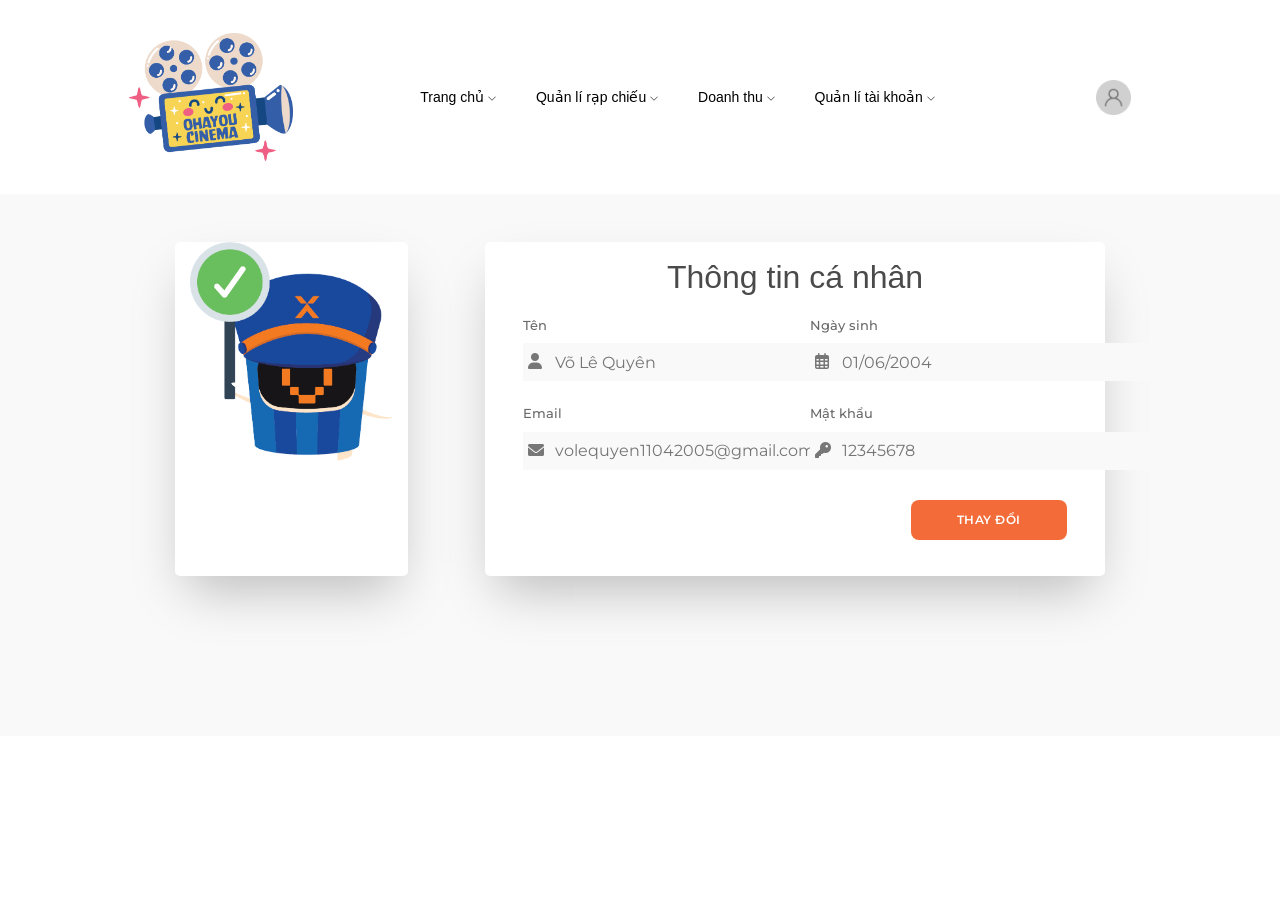
<file: FE_HLE/adminprofile.html>
<!DOCTYPE html>
<html lang="en">
  <head>
    <meta charset="UTF-8" />
    <meta name="viewport" content="width=device-width, initial-scale=1.0" />
    <meta http-equiv="X-UA-Compatible" content="ie=edge" />
    <link rel="icon" href="img/cinema-logo.png" type="image/png">
    <title>Staff</title>
    <link
      rel="stylesheet"
      href="https://fonts.googleapis.com/css?family=Roboto:400,700"
    />
    <!-- https://fonts.google.com/specimen/Roboto -->
    <link rel="stylesheet" href="css/fontawesome.min.css" />
    <link rel="stylesheet" href="webfonts/themify-icons/themify-icons.css">
    <link rel="stylesheet" href="https://cdnjs.cloudflare.com/ajax/libs/font-awesome/6.0.0-beta3/css/all.min.css">
    <!-- https://fontawesome.com/ -->
    <link rel="stylesheet" href="css/bootstrap.min.css" />
    <!-- https://getbootstrap.com/ -->
    <link rel="stylesheet" href="css/adminprofile.css">
    <!--
	Product Admin CSS Template
	https://templatemo.com/tm-524-product-admin
	-->
  </head>
<body id = "reportsPage">
    <div class="header">
        <div class="container-fluid  p-4">
            <div class="row align-items-center">
                <div class="col-md-1"></div>
                <div class="col-md-2 py-1">
                    <a href="" class = "navbar-brand">
                        <img src="img/cinema-logo.png" alt="Ohayou Cinema" class="img-fluid">
                    </a>
                </div>
                <div class="col-md-7">
                    <ul class="list-gr-1 list-group list-group-horizontal">
                        <li class="list-group-item movie-area">
                            <a href="homepage.html">
                                Trang chủ
                                <i class="ti-angle-down down-btn"></i>
                            </a>                             
                        </li>
    
                        <li class="list-group-item movie-area">
                            <a href="">
                                Quản lí rạp chiếu
                                <i class="ti-angle-down down-btn"></i>
                                <ul class="sub-list-gr-1 list-group">
                                    <li><a href="movie.html">Phim</a></li>
                                    <li><a href="">Suất chiếu</a></li>
                                </ul>
                            </a>                             
                        </li>   
                        <li class="list-group-item movie-area">
                            <a href="dailyreport.html">
                                Doanh thu
                                <i class="ti-angle-down down-btn"></i>
                            </a>  
                        </li>
                       
                        <li class="list-group-item movie-area">
                            <a href="">
                                Quản lí tài khoản
                                <i class="ti-angle-down down-btn"></i>
                                <ul class="sub-list-gr-1 list-group">
                                    <li><a href="staffManagement.html">Nhân viên</a></li>
                                    <li><a href="usersManagement.html">Khách hàng</a></li>
                                </ul>
                            </a>                             
                        </li>   
                    </ul>
                </div>
                <div class="login-area col-md-2">
                    <!-- <button class="search-btn btn">
                        <i class="search-icon ti-search"></i>
                    </button> -->
                        <div class="account-wrapper">
                            <img src="img/account.png" alt="" class="img-fluid account-img">
                            <ul class="list-group account-list">
                                <li class="list-group-item"><a href="adminprofile.html"><i class="fa-solid fa-id-badge account-icon"></i>
                                    Tài Khoản</a></li>
                                <li class="list-group-item"><a href="" class="js-logout"><i class="fa-solid fa-arrow-right-from-bracket account-icon"></i>
                                    Đăng Xuất</a></li>
                            </ul>
                        </div>
                 
                </div>
            </div>
        </div>
    </div>
    
    <div class="container-fluid wrapper">
        <div class="row wrapper-content">
           <div class="col-md-3 avata">
                <img class = "img-fluid" src="img/icon-success.c42e4e43.png" alt="">
           </div>
           <div class="col-md-1"></div>
           <div class="col-md-8 infor">
                <h2>Thông tin cá nhân</h2>
                <div class="row user-infor-box">
                    <div class="col-md-6 box-left">
                        <div class="form-group">
                            <label for="name">Tên</label>
                        <div class="form remove">
                                <i class = " fa-solid fa-user icon"></i>
                                <input type="text" required placeholder="Võ Lê Quyên">
                        </div>
                        </div>
                        <div class="form-group">
                            <label for="email">Email</label>
                            <div class="form remove">
                                <i class="fa-solid fa-envelope - icon"></i>
                                <input type="text" required placeholder="volequyen11042005@gmail.com">
                            </div>
                        </div>
                        
                    </div>
                    <div class="col-md-6 box-right">
                        <div class="form-group">
                            <label for="date">Ngày sinh</label>
                            <div class="form remove">
                                <i class="far fa-calendar-alt icon"></i>
                                <input type="text" required placeholder="01/06/2004">
                            </div>
                        </div>
                        <div class="form-group">
                            <label for="Password">Mật khẩu</label>
                            <div class="form remove">
                                <i class="fa-solid fa-key icon"></i>
                                <input type="text" required placeholder="12345678">
                            </div>
                        </div>
                        <div class="form-group" style="justify-content: end; display: flex">
                            <button class="update accordion-toggle "  data-bs-toggle="modal" data-bs-target="#update" aria-expanded="false">Thay đổi</button>
                        </div>
                        <div class="modal" id = "update">
                            <div class="modal-dialog">
                                <div class="modal-content update-box">
                                    <p>NHẬP THÔNG TIN CHỈNH SỬA</p>
                                    <div class="user-infor-box">
                                        <div class="subform-group">
                                            <label for="name">Tên</label>
                                        <div class="subform">
                                            <i class="fa-solid fa-user sub-icon"></i>
                                                <input type="text" required placeholder="Nhập tên">
                                            </div>
                                        </div>
                                        <div class="subform-group">
                                            <label for="email">Email</label>
                                            <div class="subform">
                                                <i class="fa-solid fa-envelope sub-icon"></i>
                                                <input type="text" required placeholder="Nhập email">
                                            </div>
                                        </div>
                                        <div class="subform-group">
                                            <label for="date">Ngày sinh</label>
                                            <div class="subform">
                                                <i class="far fa-calendar-alt sub-icon"></i>
                                                <input type="text" required placeholder="Nhập ngày sinh">
                                            </div>
                                        </div>
                                        <div class="subform-group">
                                            <label for="Password">Mật khẩu</label>
                                            <div class="subform remove">
                                                <i class="fa-solid fa-key sub-icon"></i>
                                                <input type="text" required placeholder="123">
                                            </div>
                                        </div>
                                        <div class="update-btn">
                                            <button class="updateBtn">Thêm</button>
                                        </div>                                                       
                                </div>
                                </div>                                            
                            </div>
                        </div>

                    </div>   
                </div>

           </div>
        </div>

    </div>
    <script src="https://cdn.jsdelivr.net/npm/bootstrap@5.3.3/dist/js/bootstrap.bundle.min.js"></script>
   
</body>
</file>
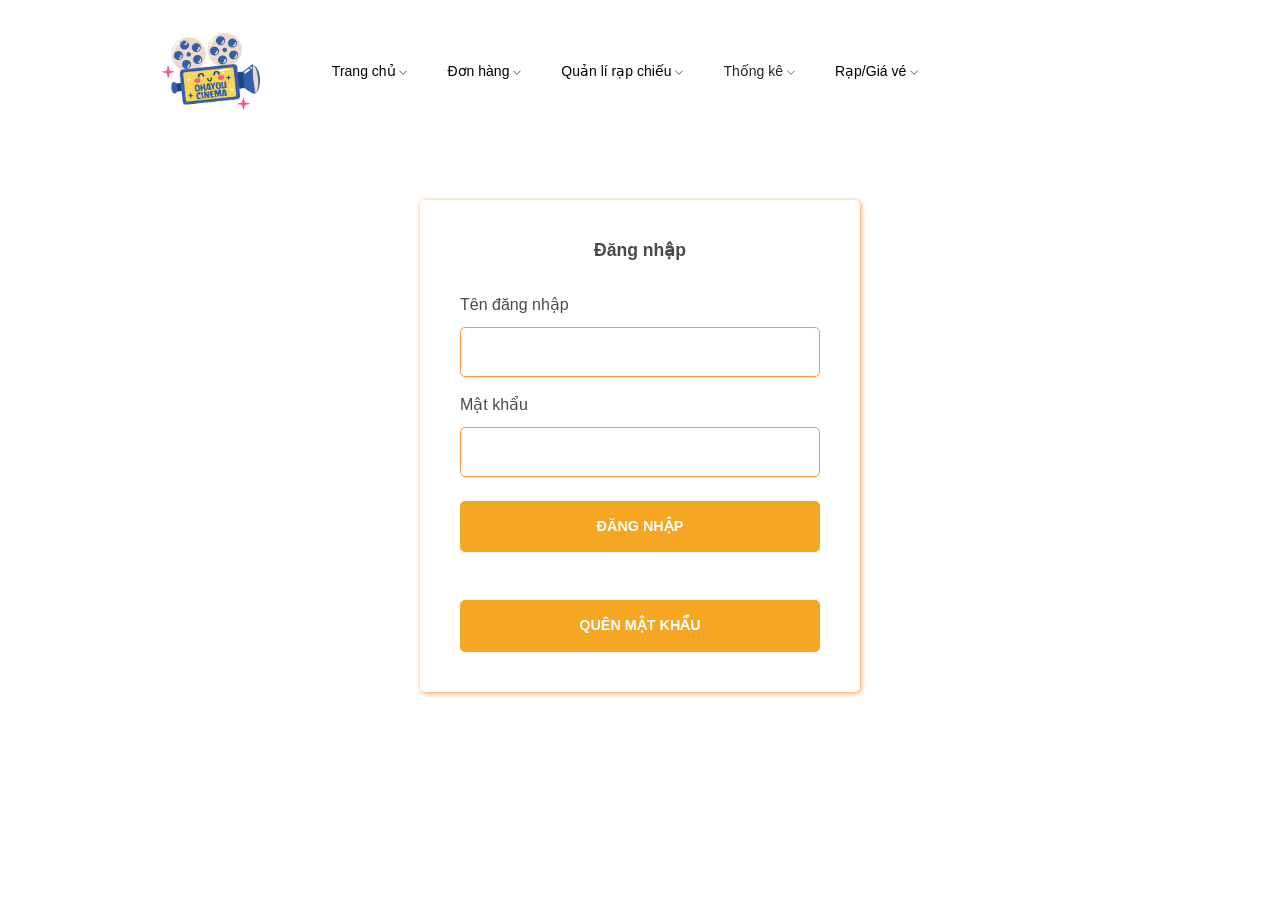
<file: FE_HLE/login.html>
<!DOCTYPE html>
<html lang="en">
  <head>
    <meta charset="UTF-8" />
    <meta name="viewport" content="width=device-width, initial-scale=1.0" />
    <meta http-equiv="X-UA-Compatible" content="ie=edge" />
    <title>Login Page - Product Admin Template</title>
    <link
      rel="stylesheet"
      href="https://fonts.googleapis.com/css?family=Roboto:400,700"
    />
    <!-- https://fonts.google.com/specimen/Open+Sans -->
    <link rel="stylesheet" href="css/fontawesome.min.css" />
    <link rel="stylesheet" href="webfonts/themify-icons/themify-icons.css">
    <link rel="stylesheet" href="https://cdnjs.cloudflare.com/ajax/libs/font-awesome/6.0.0-beta3/css/all.min.css">
    <!-- https://fontawesome.com/ -->
    <link rel="stylesheet" href="css/bootstrap.min.css" />
    <!-- https://getbootstrap.com/ -->
    <link rel="stylesheet" href="css/templatemo-style.css">
    <!--
	Product Admin CSS Template
	https://templatemo.com/tm-524-product-admin
	-->
  </head>

  <body>
    <div>
      <div class="header">
        <div class="container-fluid  p-4">
            <div class="row align-items-center">
                <div class="col-md-1"></div>
                <div class="col-md-2 px-5 py-1">
                    <a href="" class = "navbar-brand">
                        <img src="img/cinema-logo.png" alt="Ohayou Cinema" class="img-fluid">
                    </a>
                </div>
                <div class="col-md-6">
                    <ul class="list-gr-1 list-group list-group-horizontal">
                        <li class="list-group-item movie-area">
                            <a href="index.html">
                                Trang chủ
                                <i class="ti-angle-down down-btn"></i>
                            </a>                             
                        </li>
                        <li class="list-group-item movie-area">
                            <a href="">
                                Đơn hàng
                                <i class="ti-angle-down down-btn"></i>
                            </a>                             
                        </li>

                        <li class="list-group-item movie-area">
                            <a href="">
                                Quản lí rạp chiếu
                                <i class="ti-angle-down down-btn"></i>
                            </a>                             
                        </li>   
                        <li class="list-group-item movie-area">
                          Thống kê
                          <i class="ti-angle-down down-btn"></i>
                          <ul class="sub-list-gr-1 list-group">
                              <li><a href="movietype.html">Theo ngày</a></li>
                              <li><a href="actor.html">Theo phim</a></li>
                              <li><a href="director.html">Theo rạp</a></li>
                          </ul>                            
                  </li>
                        <li class="list-group-item movie-area">
                            <a href="">
                                Rạp/Giá vé
                                <i class="ti-angle-down down-btn"></i>
                            </a>                             
                        </li>
                    </ul>
                </div>                   
            </div>
        </div>
    </div>
    </div>
    <div class="line-default"></div>

    <div class="container tm-mt-big tm-mb-big">
      <div class="row">
        <div class="col-12 mx-auto tm-login-col">
          <div class="tm-bg-primary-dark tm-block tm-block-h-auto">
            <div class="row">
              <div class="col-12 text-center">
                <h2 class="tm-block-title mb-4">Đăng nhập</h2>
              </div>
            </div>
            <div class="row mt-2">
              <div class="col-12">
                <form action="index.html" method="post" class="tm-login-form">
                  <div class="form-group">
                    <label for="username">Tên đăng nhập</label>
                    <input
                      name="username"
                      type="text"
                      class="form-control validate"
                      id="username"
                      value=""
                      required
                    />
                  </div>
                  <div class="form-group mt-3">
                    <label for="password">Mật khẩu</label>
                    <input
                      name="password"
                      type="password"
                      class="form-control validate"
                      id="password"
                      value=""
                      required
                    />
                  </div>
                  <div class="form-group mt-4">
                    <button
                      type="submit"
                      class="btn btn-primary btn-block text-uppercase"
                    >
                      Đăng nhập
                    </button>
                  </div>
                  <button class="mt-5 btn btn-primary btn-block text-uppercase">
                    Quên mật khẩu
                  </button>
                </form>
              </div>
            </div>
          </div>
        </div>
      </div>
    </div>
    <!-- <footer class="tm-footer row tm-mt-small">
      <div class="col-12 font-weight-light">
        <p class="text-center text-white mb-0 px-4 small">
          Copyright &copy; <b>2018</b> All rights reserved. 
          
          Design: <a rel="nofollow noopener" href="https://templatemo.com" class="tm-footer-link">Template Mo</a>
        </p>
      </div>
    </footer> -->
    <script src="js/jquery-3.3.1.min.js"></script>
    <!-- https://jquery.com/download/ -->
    <script src="js/bootstrap.min.js"></script>
    <!-- https://getbootstrap.com/ -->
  </body>
</html>
</file>
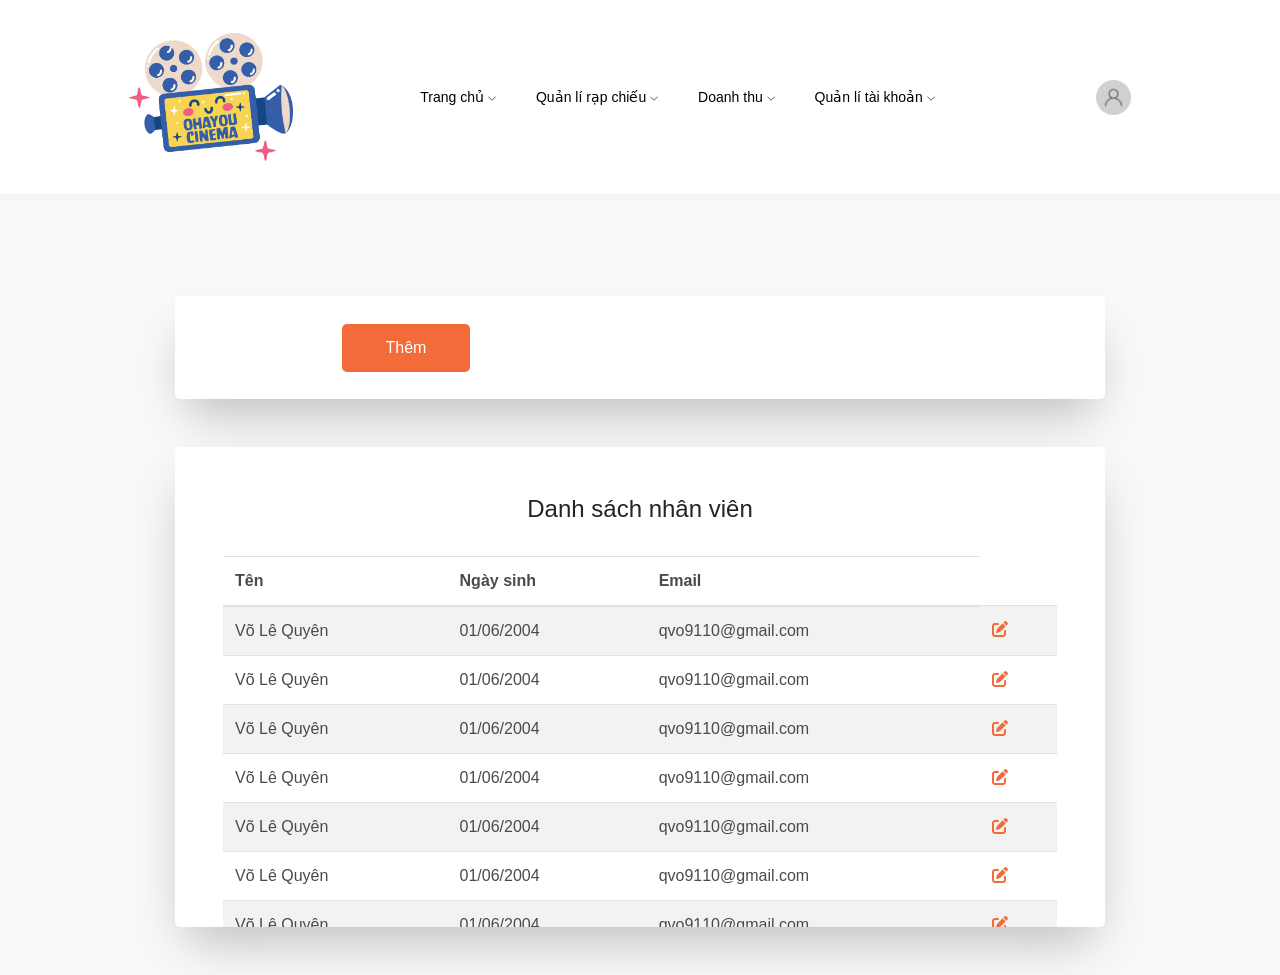
<file: FE_HLE/staffManagement.html>
<!DOCTYPE html>
<html lang="en">
  <head>
    <meta charset="UTF-8" />
    <meta name="viewport" content="width=device-width, initial-scale=1.0" />
    <meta http-equiv="X-UA-Compatible" content="ie=edge" />
    <link rel="icon" href="img/cinema-logo.png" type="image/png">
    <title>Admin</title>
    <link
      rel="stylesheet"
      href="https://fonts.googleapis.com/css?family=Roboto:400,700"
    />
    <!-- https://fonts.google.com/specimen/Roboto -->
    <link rel="stylesheet" href="css/fontawesome.min.css" />
    <link rel="stylesheet" href="webfonts/themify-icons/themify-icons.css">
    <link rel="stylesheet" href="https://cdnjs.cloudflare.com/ajax/libs/font-awesome/6.0.0-beta3/css/all.min.css">
    <link rel="stylesheet" href="https://unicons.iconscout.com/release/v4.0.0/css/line.css">
    <!-- https://fontawesome.com/ -->
    <link rel="stylesheet" href="css/bootstrap.min.css" />
    <!-- https://getbootstrap.com/ -->
    <link rel="stylesheet" href="css/staffManagement.css">
    <!--
	Product Admin CSS Template
	https://templatemo.com/tm-524-product-admin
	-->
  </head>
<body id = "reportsPage">
    <div class="header">
        <div class="container-fluid  p-4">
            <div class="row align-items-center">
                <div class="col-md-1"></div>
                <div class="col-md-2 py-1">
                    <a href="" class = "navbar-brand">
                        <img src="img/cinema-logo.png" alt="Ohayou Cinema" class="img-fluid">
                    </a>
                </div>
                <div class="col-md-7">
                    <ul class="list-gr-1 list-group list-group-horizontal">
                        <li class="list-group-item movie-area">
                            <a href="homepage.html">
                                Trang chủ
                                <i class="ti-angle-down down-btn"></i>
                            </a>                             
                        </li>

                        <li class="list-group-item movie-area">
                            <a href="">
                                Quản lí rạp chiếu
                                <i class="ti-angle-down down-btn"></i>
                                <ul class="sub-list-gr-1 list-group">
                                    <li><a href="movie.html">Phim</a></li>
                                    <li><a href="">Suất chiếu</a></li>
                                </ul>
                            </a>                             
                        </li>   
                        <li class="list-group-item movie-area">
                            <a href="dailyreport.html">
                                Doanh thu
                                <i class="ti-angle-down down-btn"></i>
                            </a>  
                        </li>
                       
                        <li class="list-group-item movie-area">
                            <a href="">
                                Quản lí tài khoản
                                <i class="ti-angle-down down-btn"></i>
                                <ul class="sub-list-gr-1 list-group">
                                    <li><a href="staffManagement.html">Nhân viên</a></li>
                                    <li><a href="usersManagement.html">Khách hàng</a></li>
                                </ul>
                            </a>                             
                        </li>   
                    </ul>
                </div>
                <div class="login-area col-md-2">
                    <!-- <button class="search-btn btn">
                        <i class="search-icon ti-search"></i>
                    </button> -->
                        <div class="account-wrapper">
                            <img src="img/account.png" alt="" class="img-fluid account-img">
                            <ul class="list-group account-list">
                                <li class="list-group-item"><a href="adminprofile.html"><i class="fa-solid fa-id-badge account-icon"></i>
                                    Tài Khoản</a></li>
                                <li class="list-group-item"><a href="" class="js-logout"><i class="fa-solid fa-arrow-right-from-bracket account-icon"></i>
                                    Đăng Xuất</a></li>
                            </ul>
                        </div>
                 
                </div>
            </div>
        </div>
    </div>
    <div class="line-default"></div>
    <div class="container-fluid wrapper">
        <div class="getdate">
            <div class="input-box">
                <input type="text" placeholder="Tìm kiếm...">
                <span class="icon">
                    <i class="uil uil-search search-icon"></i>
                </span>
                <i class="uil uil-times close-icon"></i>
            </div>
            <button class="report-btn addStaff accordion-toggle " data-bs-toggle="modal" data-bs-target="#addStaff" aria-expanded="false">
                Thêm
            </button>
            <div class="modal" id = "addStaff">
                <div class="modal-dialog">
                    <div class="modal-content update-box">
                        <p>NHẬP THÔNG TIN NHÂN VIÊN</p>
                        <div class="user-infor-box">
                                <div class="subform-group">
                                    <label for="name">Tên</label>
                                <div class="subform">
                                    <i class="fa-solid fa-user sub-icon"></i>
                                        <input type="text" required placeholder="Nhập tên">
                                    </div>
                                </div>
                                <div class="subform-group">
                                    <label for="email">Email</label>
                                    <div class="subform">
                                        <i class="fa-solid fa-envelope sub-icon"></i>
                                        <input type="text" required placeholder="Nhập email">
                                    </div>
                                </div>
                                <div class="subform-group">
                                    <label for="date">Ngày sinh</label>
                                    <div class="subform">
                                        <i class="far fa-calendar-alt sub-icon"></i>
                                        <input type="text" required placeholder="Nhập ngày sinh">
                                    </div>
                                </div>
                                <div class="subform-group">
                                    <label for="Password">Mật khẩu</label>
                                    <div class="subform remove">
                                        <i class="fa-solid fa-key sub-icon"></i>
                                        <input type="text" required placeholder="123">
                                    </div>
                                </div>
                                <div class="update-btn">
                                    <button class="updateBtn">Thêm</button>
                                </div>                                                       
                        </div>
                    </div>                                            
                </div>
            </div>
        </div>
        <div class="wrapper-content">
            <div class = "table-name">
                <h4>Danh sách nhân viên</h4> 
              </div>
            <table class="table table-striped">
                <thead>
                  <tr>
                    <th>Tên</th>
                    <th>Ngày sinh</th>
                    <th>Email</th>
                  </tr>
                </thead>
                <tbody>
                  <tr>
                    <td>Võ Lê Quyên</td>
                    <td>01/06/2004</td>
                    <td>qvo9110@gmail.com</td>
                    <td>
                        <button class = "detail-btn accordion-toggle " data-bs-toggle="modal" data-bs-target="#detail" aria-expanded="false">
                            <i class="fa-regular fa-pen-to-square"></i>
                        </button>
                    </td>
                    <div class="modal" id = "delete">
                        <div class="modal-dialog">
                            <div class="modal-content update-box">
                                <p>Bạn có chắc chắc muốn xóa nhân viên này?</p>
                                <img src="img/ohayoucinema.svg" alt="" style="height: 8rem;">
                                <div class = "option">
                                    <button class = "deleteBtn">Xóa</button>
                                    <button class = "deleteBtn">Hủy</button>
                                </div>
                            </div>
                        </div>
                    </div>   
                    <div class="modal" id = "detail">
                        <div class="modal-dialog">
                            <div class="modal-content update-box">
                                <p>THÔNG TIN NHÂN VIÊN</p>
                                <div class="user-infor-box">
                                        <div class="subform-group">
                                            <label for="name">Tên</label>
                                        <div class="subform">
                                            <i class="fa-solid fa-user sub-icon"></i>
                                                <input type="text" required placeholder="Võ Lê Quyên">
                                            </div>
                                        </div>
                                        <div class="subform-group">
                                            <label for="email">Email</label>
                                            <div class="subform remove">
                                                <i class="fa-solid fa-envelope sub-icon"></i>
                                                <input type="text" required placeholder="qvo9110@gmail.com">
                                            </div>
                                        </div>
                                        <div class="subform-group">
                                            <label for="date">Ngày sinh</label>
                                            <div class="subform">
                                                <i class="far fa-calendar-alt sub-icon"></i>
                                                <input type="text" required placeholder="01/06/2004">
                                            </div>
                                        </div>
                                        <div class="subform-group">
                                            <label for="Password">Mật khẩu</label>
                                            <div class="subform">
                                                <i class="fa-solid fa-key sub-icon"></i>
                                                <input type="text" required placeholder="123">
                                            </div>
                                        </div>
                                        <div class="update-btn">
                                            <button class="updateBtn">Cập nhật</button>
                                            <button class="updateBtn accordion-toggle " data-bs-toggle="modal" data-bs-target="#delete" aria-expanded="false">Xóa</button>
                                        </div>                                                  
                                </div>
                            </div>                                            
                        </div>
                    </div>
                  </tr>
                  <tr>
                    <td>Võ Lê Quyên</td>
                    <td>01/06/2004</td>
                    <td>qvo9110@gmail.com</td>
                    <td>
                        <button class = "detail-btn accordion-toggle " data-bs-toggle="modal" data-bs-target="#detail" aria-expanded="false">
                            <i class="fa-regular fa-pen-to-square"></i>
                        </button>
                    </td>
                    <div class="modal" id = "delete">
                        <div class="modal-dialog">
                            <div class="modal-content update-box">
                                <p>Bạn có chắc chắc muốn xóa nhân viên này?</p>
                                <img src="img/ohayoucinema.svg" alt="" style="height: 8rem;">
                                <div class = "option">
                                    <button class = "deleteBtn">Xóa</button>
                                    <button class = "deleteBtn">Hủy</button>
                                </div>
                            </div>
                        </div>
                    <div class="modal" id = "detail">
                        <div class="modal-dialog">
                            <div class="modal-content update-box">
                                <p>THÔNG TIN NHÂN VIÊN</p>
                                <div class="user-infor-box">
                                        <div class="subform-group">
                                            <label for="name">Tên</label>
                                        <div class="subform">
                                            <i class="fa-solid fa-user sub-icon"></i>
                                                <input type="text" required placeholder="Võ Lê Quyên">
                                            </div>
                                        </div>
                                        <div class="subform-group">
                                            <label for="email">Email</label>
                                            <div class="subform remove">
                                                <i class="fa-solid fa-envelope sub-icon"></i>
                                                <input type="text" required placeholder="qvo9110@gmail.com">
                                            </div>
                                        </div>
                                        <div class="subform-group">
                                            <label for="date">Ngày sinh</label>
                                            <div class="subform">
                                                <i class="far fa-calendar-alt sub-icon"></i>
                                                <input type="text" required placeholder="01/06/2004">
                                            </div>
                                        </div>
                                        <div class="subform-group">
                                            <label for="Password">Mật khẩu</label>
                                            <div class="subform">
                                                <i class="fa-solid fa-key sub-icon"></i>
                                                <input type="text" required placeholder="123">
                                            </div>
                                        </div>
                                        <div class=" update-btn">
                                            <button class="updateBtn accordion-toggle " data-bs-toggle="modal" data-bs-target="#delete" aria-expanded="false">Xóa</button>
                                        </div>                                       
                                </div>
                            </div>                                            
                        </div>
                    </div>
                  </tr>
                  <tr>
                    <td>Võ Lê Quyên</td>
                    <td>01/06/2004</td>
                    <td>qvo9110@gmail.com</td>
                    <td>
                        <button class = "detail-btn accordion-toggle " data-bs-toggle="modal" data-bs-target="#detail" aria-expanded="false">
                            <i class="fa-regular fa-pen-to-square"></i>
                        </button>
                    </td>
                    <div class="modal" id = "delete">
                        <div class="modal-dialog">
                            <div class="modal-content update-box">
                                <p>Bạn có chắc chắc muốn xóa nhân viên này?</p>
                                <img src="img/ohayoucinema.svg" alt="" style="height: 8rem;">
                                <div class = "option">
                                    <button class = "deleteBtn">Xóa</button>
                                    <button class = "deleteBtn">Hủy</button>
                                </div>
                            </div>
                        </div>
                    </div>   
                    <div class="modal" id = "detail">
                        <div class="modal-dialog">
                            <div class="modal-content update-box">
                                <p>THÔNG TIN NHÂN VIÊN</p>
                                <div class="user-infor-box">
                                        <div class="subform-group">
                                            <label for="name">Tên</label>
                                        <div class="subform">
                                            <i class="fa-solid fa-user sub-icon"></i>
                                                <input type="text" required placeholder="Võ Lê Quyên">
                                            </div>
                                        </div>
                                        <div class="subform-group">
                                            <label for="email">Email</label>
                                            <div class="subform remove">
                                                <i class="fa-solid fa-envelope sub-icon"></i>
                                                <input type="text" required placeholder="qvo9110@gmail.com">
                                            </div>
                                        </div>
                                        <div class="subform-group">
                                            <label for="date">Ngày sinh</label>
                                            <div class="subform">
                                                <i class="far fa-calendar-alt sub-icon"></i>
                                                <input type="text" required placeholder="01/06/2004">
                                            </div>
                                        </div>
                                        <div class="subform-group">
                                            <label for="Password">Mật khẩu</label>
                                            <div class="subform">
                                                <i class="fa-solid fa-key sub-icon"></i>
                                                <input type="text" required placeholder="123">
                                            </div>
                                        </div>
                                        <div class=" update-btn">
                                            <button class="updateBtn accordion-toggle " data-bs-toggle="modal" data-bs-target="#delete" aria-expanded="false">Xóa</button>
                                        </div>                                                  
                                </div>
                            </div>                                            
                        </div>
                    </div>
                  </tr>
                  <tr>
                    <td>Võ Lê Quyên</td>
                    <td>01/06/2004</td>
                    <td>qvo9110@gmail.com</td>
                    <td>
                        <button class = "detail-btn accordion-toggle " data-bs-toggle="modal" data-bs-target="#detail" aria-expanded="false">
                            <i class="fa-regular fa-pen-to-square"></i>
                        </button>
                    </td>
                    <div class="modal" id = "delete">
                        <div class="modal-dialog">
                            <div class="modal-content update-box">
                                <p>Bạn có chắc chắc muốn xóa nhân viên này?</p>
                                <img src="img/ohayoucinema.svg" alt="" style="height: 8rem;">
                                <div class = "option">
                                    <button class = "deleteBtn">Xóa</button>
                                    <button class = "deleteBtn">Hủy</button>
                                </div>
                            </div>
                        </div>
                    </div>   
                    <div class="modal" id = "detail">
                        <div class="modal-dialog">
                            <div class="modal-content update-box">
                                <p>THÔNG TIN NHÂN VIÊN</p>
                                <div class="user-infor-box">
                                        <div class="subform-group">
                                            <label for="name">Tên</label>
                                        <div class="subform">
                                            <i class="fa-solid fa-user sub-icon"></i>
                                                <input type="text" required placeholder="Võ Lê Quyên">
                                            </div>
                                        </div>
                                        <div class="subform-group">
                                            <label for="email">Email</label>
                                            <div class="subform remove">
                                                <i class="fa-solid fa-envelope sub-icon"></i>
                                                <input type="text" required placeholder="qvo9110@gmail.com">
                                            </div>
                                        </div>
                                        <div class="subform-group">
                                            <label for="date">Ngày sinh</label>
                                            <div class="subform">
                                                <i class="far fa-calendar-alt sub-icon"></i>
                                                <input type="text" required placeholder="01/06/2004">
                                            </div>
                                        </div>
                                        <div class="subform-group">
                                            <label for="Password">Mật khẩu</label>
                                            <div class="subform">
                                                <i class="fa-solid fa-key sub-icon"></i>
                                                <input type="text" required placeholder="123">
                                            </div>
                                        </div>
                                        <div class=" update-btn">
                                            <button class="updateBtn accordion-toggle " data-bs-toggle="modal" data-bs-target="#delete" aria-expanded="false">Xóa</button>
                                        </div>             
                                </div>
                            </div>                                            
                        </div>
                    </div>
                  </tr>
                  <tr>
                    <td>Võ Lê Quyên</td>
                    <td>01/06/2004</td>
                    <td>qvo9110@gmail.com</td>
                    <td>
                        <button class = "detail-btn accordion-toggle " data-bs-toggle="modal" data-bs-target="#detail" aria-expanded="false">
                            <i class="fa-regular fa-pen-to-square"></i>
                        </button>
                    </td>
                    <div class="modal" id = "delete">
                        <div class="modal-dialog">
                            <div class="modal-content update-box">
                                <p>Bạn có chắc chắc muốn xóa nhân viên này?</p>
                                <img src="img/ohayoucinema.svg" alt="" style="height: 8rem;">
                                <div class = "option">
                                    <button class = "deleteBtn">Xóa</button>
                                    <button class = "deleteBtn">Hủy</button>
                                </div>
                            </div>
                        </div>
                    </div>   
                    <div class="modal" id = "detail">
                        <div class="modal-dialog">
                            <div class="modal-content update-box">
                                <p>THÔNG TIN NHÂN VIÊN</p>
                                <div class="user-infor-box">
                                        <div class="subform-group">
                                            <label for="name">Tên</label>
                                        <div class="subform">
                                            <i class="fa-solid fa-user sub-icon"></i>
                                                <input type="text" required placeholder="Võ Lê Quyên">
                                            </div>
                                        </div>
                                        <div class="subform-group">
                                            <label for="email">Email</label>
                                            <div class="subform remove">
                                                <i class="fa-solid fa-envelope sub-icon"></i>
                                                <input type="text" required placeholder="qvo9110@gmail.com">
                                            </div>
                                        </div>
                                        <div class="subform-group">
                                            <label for="date">Ngày sinh</label>
                                            <div class="subform">
                                                <i class="far fa-calendar-alt sub-icon"></i>
                                                <input type="text" required placeholder="01/06/2004">
                                            </div>
                                        </div>
                                        <div class="subform-group">
                                            <label for="Password">Mật khẩu</label>
                                            <div class="subform">
                                                <i class="fa-solid fa-key sub-icon"></i>
                                                <input type="text" required placeholder="123">
                                            </div>
                                        </div>
                                        <div class=" update-btn">
                                            <button class="updateBtn accordion-toggle " data-bs-toggle="modal" data-bs-target="#delete" aria-expanded="false">Xóa</button>
                                        </div>             
                                </div>
                            </div>                                            
                        </div>
                    </div>
                  </tr>
                  <tr>
                    <td>Võ Lê Quyên</td>
                    <td>01/06/2004</td>
                    <td>qvo9110@gmail.com</td>
                    <td>
                        <button class = "detail-btn accordion-toggle " data-bs-toggle="modal" data-bs-target="#detail" aria-expanded="false">
                            <i class="fa-regular fa-pen-to-square"></i>
                        </button>
                    </td>
                    <div class="modal" id = "delete">
                        <div class="modal-dialog">
                            <div class="modal-content update-box">
                                <p>Bạn có chắc chắc muốn xóa nhân viên này?</p>
                                <img src="img/ohayoucinema.svg" alt="" style="height: 8rem;">
                                <div class = "option">
                                    <button class = "deleteBtn">Xóa</button>
                                    <button class = "deleteBtn">Hủy</button>
                                </div>
                            </div>
                        </div>
                    </div>   
                    <div class="modal" id = "detail">
                        <div class="modal-dialog">
                            <div class="modal-content update-box">
                                <p>THÔNG TIN NHÂN VIÊN</p>
                                <div class="user-infor-box">
                                        <div class="subform-group">
                                            <label for="name">Tên</label>
                                        <div class="subform">
                                            <i class="fa-solid fa-user sub-icon"></i>
                                                <input type="text" required placeholder="Võ Lê Quyên">
                                            </div>
                                        </div>
                                        <div class="subform-group">
                                            <label for="email">Email</label>
                                            <div class="subform remove">
                                                <i class="fa-solid fa-envelope sub-icon"></i>
                                                <input type="text" required placeholder="qvo9110@gmail.com">
                                            </div>
                                        </div>
                                        <div class="subform-group">
                                            <label for="date">Ngày sinh</label>
                                            <div class="subform">
                                                <i class="far fa-calendar-alt sub-icon"></i>
                                                <input type="text" required placeholder="01/06/2004">
                                            </div>
                                        </div>
                                        <div class="subform-group">
                                            <label for="Password">Mật khẩu</label>
                                            <div class="subform">
                                                <i class="fa-solid fa-key sub-icon"></i>
                                                <input type="text" required placeholder="123">
                                            </div>
                                        </div>
                                        <div class=" update-btn">
                                            <button class="updateBtn accordion-toggle " data-bs-toggle="modal" data-bs-target="#delete" aria-expanded="false">Xóa</button>
                                        </div>             
                                </div>
                            </div>                                            
                        </div>
                    </div>
                  </tr>
                  <tr>
                    <td>Võ Lê Quyên</td>
                    <td>01/06/2004</td>
                    <td>qvo9110@gmail.com</td>
                    <td>
                        <button class = "detail-btn accordion-toggle " data-bs-toggle="modal" data-bs-target="#detail" aria-expanded="false">
                            <i class="fa-regular fa-pen-to-square"></i>
                        </button>
                    </td>
                    <div class="modal" id = "delete">
                        <div class="modal-dialog">
                            <div class="modal-content update-box">
                                <p>Bạn có chắc chắc muốn xóa nhân viên này?</p>
                                <img src="img/ohayoucinema.svg" alt="" style="height: 8rem;">
                                <div class = "option">
                                    <button class = "deleteBtn">Xóa</button>
                                    <button class = "deleteBtn">Hủy</button>
                                </div>
                            </div>
                        </div>
                    </div>   
                    <div class="modal" id = "detail">
                        <div class="modal-dialog">
                            <div class="modal-content update-box">
                                <p>THÔNG TIN NHÂN VIÊN</p>
                                <div class="user-infor-box">
                                        <div class="subform-group">
                                            <label for="name">Tên</label>
                                        <div class="subform">
                                            <i class="fa-solid fa-user sub-icon"></i>
                                                <input type="text" required placeholder="Võ Lê Quyên">
                                            </div>
                                        </div>
                                        <div class="subform-group">
                                            <label for="email">Email</label>
                                            <div class="subform remove">
                                                <i class="fa-solid fa-envelope sub-icon"></i>
                                                <input type="text" required placeholder="qvo9110@gmail.com">
                                            </div>
                                        </div>
                                        <div class="subform-group">
                                            <label for="date">Ngày sinh</label>
                                            <div class="subform">
                                                <i class="far fa-calendar-alt sub-icon"></i>
                                                <input type="text" required placeholder="01/06/2004">
                                            </div>
                                        </div>
                                        <div class="subform-group">
                                            <label for="Password">Mật khẩu</label>
                                            <div class="subform">
                                                <i class="fa-solid fa-key sub-icon"></i>
                                                <input type="text" required placeholder="123">
                                            </div>
                                        </div>
                                        <div class="update-btn">
                                            <button class="updateBtn accordion-toggle " data-bs-toggle="modal" data-bs-target="#delete" aria-expanded="false">Xóa</button>
                                        </div>             
                                </div>
                            </div>                                            
                        </div>
                    </div>
                  </tr>
                  <tr>
                    <td>Võ Lê Quyên</td>
                    <td>01/06/2004</td>
                    <td>qvo9110@gmail.com</td>
                    <td>
                        <button class = "detail-btn accordion-toggle " data-bs-toggle="modal" data-bs-target="#detail" aria-expanded="false">
                            <i class="fa-regular fa-pen-to-square"></i>
                        </button>
                    </td>
                    <div class="modal" id = "detail">
                        <div class="modal-dialog">
                            <div class="modal-content update-box">
                                <p>THÔNG TIN NHÂN VIÊN</p>
                                <div class="user-infor-box">
                                        <div class="subform-group">
                                            <label for="name">Tên</label>
                                        <div class="subform">
                                            <i class="fa-solid fa-user sub-icon"></i>
                                                <input type="text" required placeholder="Võ Lê Quyên">
                                            </div>
                                        </div>
                                        <div class="subform-group">
                                            <label for="email">Email</label>
                                            <div class="subform remove">
                                                <i class="fa-solid fa-envelope sub-icon"></i>
                                                <input type="text" required placeholder="qvo9110@gmail.com">
                                            </div>
                                        </div>
                                        <div class="subform-group">
                                            <label for="date">Ngày sinh</label>
                                            <div class="subform">
                                                <i class="far fa-calendar-alt sub-icon"></i>
                                                <input type="text" required placeholder="01/06/2004">
                                            </div>
                                        </div>
                                        <div class="subform-group">
                                            <label for="Password">Mật khẩu</label>
                                            <div class="subform">
                                                <i class="fa-solid fa-key sub-icon"></i>
                                                <input type="text" required placeholder="123">
                                            </div>
                                        </div>
                                        <div class="update-btn">
                                            <button class="updateBtn accordion-toggle " data-bs-toggle="modal" data-bs-target="#delete" aria-expanded="false">Xóa</button>
                                        </div>                                                 
                                </div>
                            </div>                                            
                        </div>
                    </div>
                    <div class="modal" id = "delete">
                        <div class="modal-dialog">
                            <div class="modal-content update-box">
                                <p>Bạn có chắc chắc muốn xóa nhân viên này?</p>
                                <img src="img/ohayoucinema.svg" alt="" style="height: 8rem;">
                                <div class = "option">
                                    <button class = "deleteBtn">Xóa</button>
                                    <button class = "deleteBtn">Hủy</button>
                                </div>
                            </div>
                        </div>
                    </div>      
                  </tr>
                </tbody>
              </table>
        </div>
    </div>
    <script src="https://cdn.jsdelivr.net/npm/bootstrap@5.3.3/dist/js/bootstrap.bundle.min.js"></script>
    <script>
        let inputBox = document.querySelector(".input-box"),
            searchIcon = document.querySelector(".icon"),
            closeIcon = document.querySelector(".close-icon");
        searchIcon.addEventListener("click", () => inputBox.classList.add("open"));
        closeIcon.addEventListener("click", () => inputBox.classList.remove("open"));
    </script>
</body>
</file>
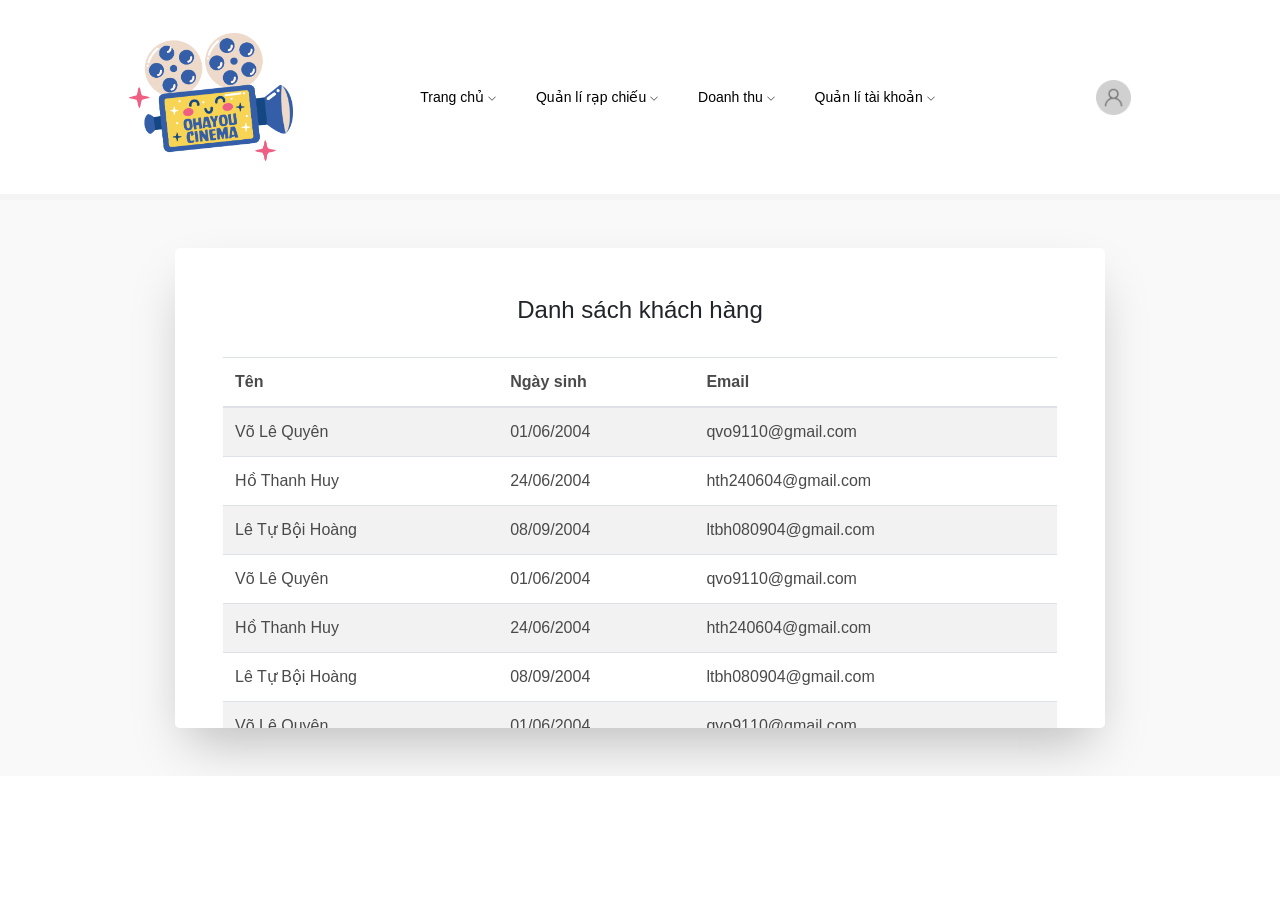
<file: FE_HLE/usersManagement.html>
<!DOCTYPE html>
<html lang="en">
  <head>
    <meta charset="UTF-8" />
    <meta name="viewport" content="width=device-width, initial-scale=1.0" />
    <meta http-equiv="X-UA-Compatible" content="ie=edge" />
    <link rel="icon" href="img/cinema-logo.png" type="image/png">
    <title>Admin</title>
    <link
      rel="stylesheet"
      href="https://fonts.googleapis.com/css?family=Roboto:400,700"
    />
    <!-- https://fonts.google.com/specimen/Roboto -->
    <link rel="stylesheet" href="css/fontawesome.min.css" />
    <link rel="stylesheet" href="webfonts/themify-icons/themify-icons.css">
    <link rel="stylesheet" href="https://cdnjs.cloudflare.com/ajax/libs/font-awesome/6.0.0-beta3/css/all.min.css">
    <!-- https://fontawesome.com/ -->
    <link rel="stylesheet" href="css/bootstrap.min.css" />
    <!-- https://getbootstrap.com/ -->
    <link rel="stylesheet" href="css/usersManagement.css">
    <!--
	Product Admin CSS Template
	https://templatemo.com/tm-524-product-admin
	-->
  </head>
<body id = "reportsPage">
  <div class="header">
    <div class="container-fluid  p-4">
        <div class="row align-items-center">
            <div class="col-md-1"></div>
            <div class="col-md-2 py-1">
                <a href="" class = "navbar-brand">
                    <img src="img/cinema-logo.png" alt="Ohayou Cinema" class="img-fluid">
                </a>
            </div>
            <div class="col-md-7">
                <ul class="list-gr-1 list-group list-group-horizontal">
                    <li class="list-group-item movie-area">
                        <a href="homepage.html">
                            Trang chủ
                            <i class="ti-angle-down down-btn"></i>
                        </a>                             
                    </li>

                    <li class="list-group-item movie-area">
                        <a href="">
                            Quản lí rạp chiếu
                            <i class="ti-angle-down down-btn"></i>
                            <ul class="sub-list-gr-1 list-group">
                                <li><a href="movie.html">Phim</a></li>
                                <li><a href="">Suất chiếu</a></li>
                            </ul>
                        </a>                             
                    </li>   
                    <li class="list-group-item movie-area">
                        <a href="dailyreport.html">
                            Doanh thu
                            <i class="ti-angle-down down-btn"></i>
                        </a>  
                    </li>
                   
                    <li class="list-group-item movie-area">
                        <a href="">
                            Quản lí tài khoản
                            <i class="ti-angle-down down-btn"></i>
                            <ul class="sub-list-gr-1 list-group">
                                <li><a href="staffManagement.html">Nhân viên</a></li>
                                <li><a href="usersManagement.html">Khách hàng</a></li>
                            </ul>
                        </a>                             
                    </li>   
                </ul>
            </div>
            <div class="login-area col-md-2">
                <!-- <button class="search-btn btn">
                    <i class="search-icon ti-search"></i>
                </button> -->
                    <div class="account-wrapper">
                        <img src="img/account.png" alt="" class="img-fluid account-img">
                        <ul class="list-group account-list">
                            <li class="list-group-item"><a href="adminprofile.html"><i class="fa-solid fa-id-badge account-icon"></i>
                                Tài Khoản</a></li>
                            <li class="list-group-item"><a href="" class="js-logout"><i class="fa-solid fa-arrow-right-from-bracket account-icon"></i>
                                Đăng Xuất</a></li>
                        </ul>
                    </div>
             
            </div>
        </div>
    </div>
</div>
    <div class="line-default"></div>
    <div class="container-fluid wrapper">       
        <div class="wrapper-content">
          <div class = "table-name">
            <h4>Danh sách khách hàng</h4> 
          </div>
            <table class="table table-striped">
                <thead>
                  <tr>
                    <th>Tên</th>
                    <th>Ngày sinh</th>
                    <th>Email</th>
                  </tr>
                </thead>
                <tbody>
                  <tr>
                    <td>Võ Lê Quyên</td>
                    <td>01/06/2004</td>
                    <td>qvo9110@gmail.com</td>
                  </tr>
                  <tr>
                    <td>Hồ Thanh Huy</td>
                    <td>24/06/2004</td>
                    <td>hth240604@gmail.com</td>
                  </tr>
                  <tr>
                    <td>Lê Tự Bội Hoàng</td>
                    <td>08/09/2004</td>
                    <td>ltbh080904@gmail.com</td>
                  </tr>
                  <tr>
                    <td>Võ Lê Quyên</td>
                    <td>01/06/2004</td>
                    <td>qvo9110@gmail.com</td>
                  </tr>
                  <tr>
                    <td>Hồ Thanh Huy</td>
                    <td>24/06/2004</td>
                    <td>hth240604@gmail.com</td>
                  </tr>
                  <tr>
                    <td>Lê Tự Bội Hoàng</td>
                    <td>08/09/2004</td>
                    <td>ltbh080904@gmail.com</td>
                  </tr>
                  <tr>
                    <td>Võ Lê Quyên</td>
                    <td>01/06/2004</td>
                    <td>qvo9110@gmail.com</td>
                  </tr>
                  <tr>
                    <td>Hồ Thanh Huy</td>
                    <td>24/06/2004</td>
                    <td>hth240604@gmail.com</td>
                  </tr>
                  <tr>
                    <td>Lê Tự Bội Hoàng</td>
                    <td>08/09/2004</td>
                    <td>ltbh080904@gmail.com</td>
                  </tr>
                </tbody>
              </table>
        </div>

    </div>
    <script src="https://cdn.jsdelivr.net/npm/bootstrap@5.3.3/dist/js/bootstrap.bundle.min.js"></script>
</body>
</file>
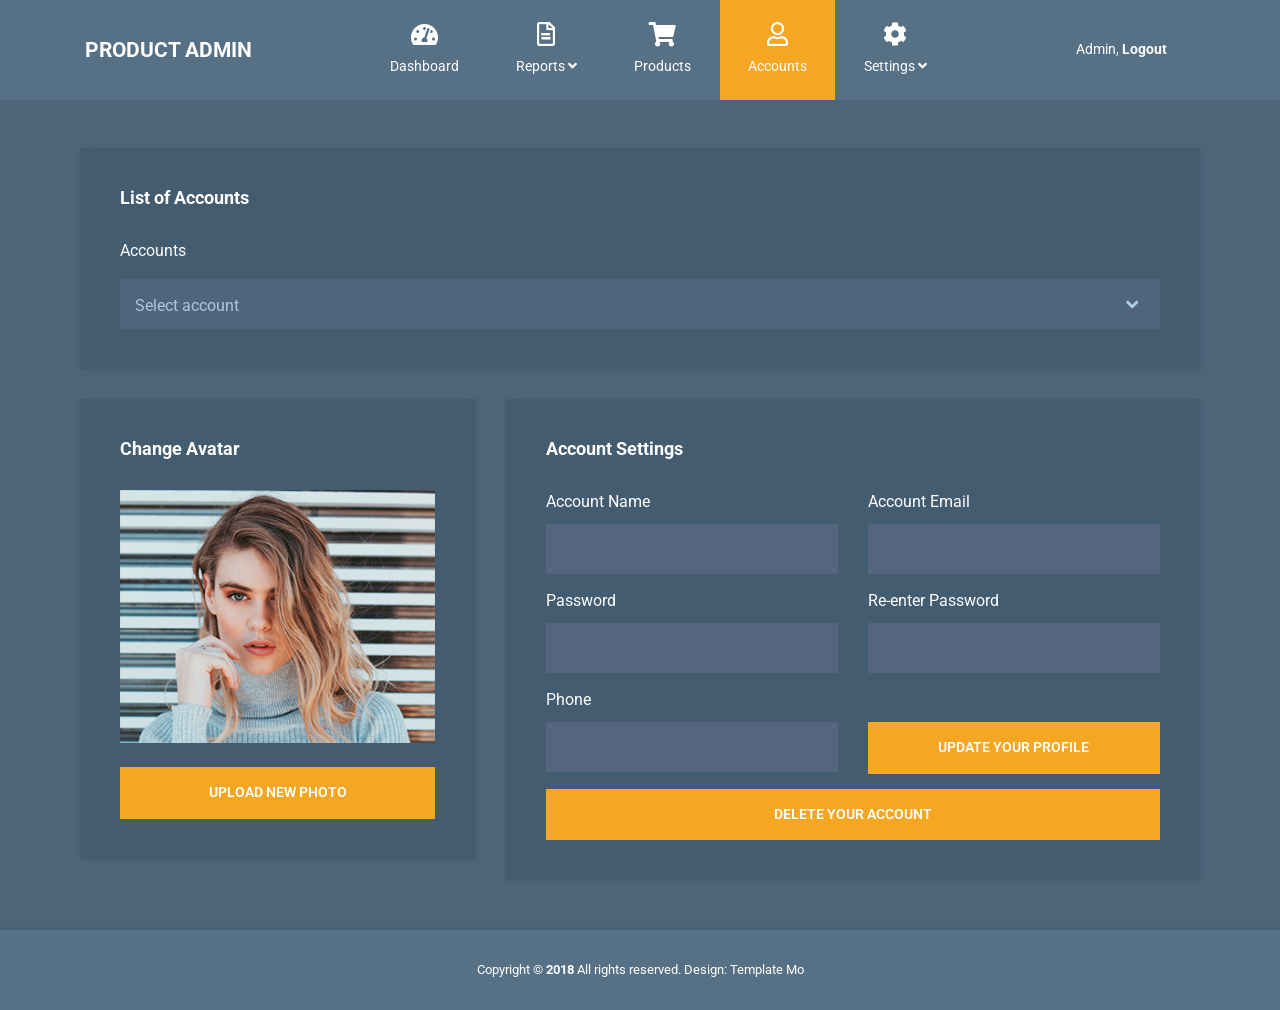
<file: FE_HLE/product-admin-master/accounts.html>
<!DOCTYPE html>
<html lang="en">
  <head>
    <meta charset="UTF-8" />
    <meta name="viewport" content="width=device-width, initial-scale=1.0" />
    <meta http-equiv="X-UA-Compatible" content="ie=edge" />
    <title>Accounts - Product Admin Template</title>
    <link
      rel="stylesheet"
      href="https://fonts.googleapis.com/css?family=Roboto:400,700"
    />
    <!-- https://fonts.google.com/specimen/Roboto -->
    <link rel="stylesheet" href="css/fontawesome.min.css" />
    <!-- https://fontawesome.com/ -->
    <link rel="stylesheet" href="css/bootstrap.min.css" />
    <!-- https://getbootstrap.com/ -->
    <link rel="stylesheet" href="css/templatemo-style.css">
    <!--
	Product Admin CSS Template
	https://templatemo.com/tm-524-product-admin
	-->
  </head>

  <body id="reportsPage">
    <div class="" id="home">
      <nav class="navbar navbar-expand-xl">
        <div class="container h-100">
          <a class="navbar-brand" href="index.html">
            <h1 class="tm-site-title mb-0">Product Admin</h1>
          </a>
          <button
            class="navbar-toggler ml-auto mr-0"
            type="button"
            data-toggle="collapse"
            data-target="#navbarSupportedContent"
            aria-controls="navbarSupportedContent"
            aria-expanded="false"
            aria-label="Toggle navigation"
          >
            <i class="fas fa-bars tm-nav-icon"></i>
          </button>

          <div class="collapse navbar-collapse" id="navbarSupportedContent">
            <ul class="navbar-nav mx-auto h-100">
              <li class="nav-item">
                <a class="nav-link" href="index.html">
                  <i class="fas fa-tachometer-alt"></i> Dashboard
                  <span class="sr-only">(current)</span>
                </a>
              </li>
              <li class="nav-item dropdown">
                <a
                  class="nav-link dropdown-toggle"
                  href="#"
                  id="navbarDropdown"
                  role="button"
                  data-toggle="dropdown"
                  aria-haspopup="true"
                  aria-expanded="false"
                >
                  <i class="far fa-file-alt"></i>
                  <span> Reports <i class="fas fa-angle-down"></i> </span>
                </a>
                <div class="dropdown-menu" aria-labelledby="navbarDropdown">
                  <a class="dropdown-item" href="#">Daily Report</a>
                  <a class="dropdown-item" href="#">Weekly Report</a>
                  <a class="dropdown-item" href="#">Yearly Report</a>
                </div>
              </li>
              <li class="nav-item">
                <a class="nav-link" href="products.html">
                  <i class="fas fa-shopping-cart"></i> Products
                </a>
              </li>

              <li class="nav-item">
                <a class="nav-link active" href="accounts.html">
                  <i class="far fa-user"></i> Accounts
                </a>
              </li>
              <li class="nav-item dropdown">
                <a
                  class="nav-link dropdown-toggle"
                  href="#"
                  id="navbarDropdown"
                  role="button"
                  data-toggle="dropdown"
                  aria-haspopup="true"
                  aria-expanded="false"
                >
                  <i class="fas fa-cog"></i>
                  <span> Settings <i class="fas fa-angle-down"></i> </span>
                </a>
                <div class="dropdown-menu" aria-labelledby="navbarDropdown">
                  <a class="dropdown-item" href="#">Profile</a>
                  <a class="dropdown-item" href="#">Billing</a>
                  <a class="dropdown-item" href="#">Customize</a>
                </div>
              </li>
            </ul>
            <ul class="navbar-nav">
              <li class="nav-item">
                <a class="nav-link d-block" href="login.html">
                  Admin, <b>Logout</b>
                </a>
              </li>
            </ul>
          </div>
        </div>
      </nav>
      <div class="container mt-5">
        <div class="row tm-content-row">
          <div class="col-12 tm-block-col">
            <div class="tm-bg-primary-dark tm-block tm-block-h-auto">
              <h2 class="tm-block-title">List of Accounts</h2>
              <p class="text-white">Accounts</p>
              <select class="custom-select">
                <option value="0">Select account</option>
                <option value="1">Admin</option>
                <option value="2">Editor</option>
                <option value="3">Merchant</option>
                <option value="4">Customer</option>
              </select>
            </div>
          </div>
        </div>
        <!-- row -->
        <div class="row tm-content-row">
          <div class="tm-block-col tm-col-avatar">
            <div class="tm-bg-primary-dark tm-block tm-block-avatar">
              <h2 class="tm-block-title">Change Avatar</h2>
              <div class="tm-avatar-container">
                <img
                  src="img/avatar.png"
                  alt="Avatar"
                  class="tm-avatar img-fluid mb-4"
                />
                <a href="#" class="tm-avatar-delete-link">
                  <i class="far fa-trash-alt tm-product-delete-icon"></i>
                </a>
              </div>
              <button class="btn btn-primary btn-block text-uppercase">
                Upload New Photo
              </button>
            </div>
          </div>
          <div class="tm-block-col tm-col-account-settings">
            <div class="tm-bg-primary-dark tm-block tm-block-settings">
              <h2 class="tm-block-title">Account Settings</h2>
              <form action="" class="tm-signup-form row">
                <div class="form-group col-lg-6">
                  <label for="name">Account Name</label>
                  <input
                    id="name"
                    name="name"
                    type="text"
                    class="form-control validate"
                  />
                </div>
                <div class="form-group col-lg-6">
                  <label for="email">Account Email</label>
                  <input
                    id="email"
                    name="email"
                    type="email"
                    class="form-control validate"
                  />
                </div>
                <div class="form-group col-lg-6">
                  <label for="password">Password</label>
                  <input
                    id="password"
                    name="password"
                    type="password"
                    class="form-control validate"
                  />
                </div>
                <div class="form-group col-lg-6">
                  <label for="password2">Re-enter Password</label>
                  <input
                    id="password2"
                    name="password2"
                    type="password"
                    class="form-control validate"
                  />
                </div>
                <div class="form-group col-lg-6">
                  <label for="phone">Phone</label>
                  <input
                    id="phone"
                    name="phone"
                    type="tel"
                    class="form-control validate"
                  />
                </div>
                <div class="form-group col-lg-6">
                  <label class="tm-hide-sm">&nbsp;</label>
                  <button
                    type="submit"
                    class="btn btn-primary btn-block text-uppercase"
                  >
                    Update Your Profile
                  </button>
                </div>
                <div class="col-12">
                  <button
                    type="submit"
                    class="btn btn-primary btn-block text-uppercase"
                  >
                    Delete Your Account
                  </button>
                </div>
              </form>
            </div>
          </div>
        </div>
      </div>
      <footer class="tm-footer row tm-mt-small">
        <div class="col-12 font-weight-light">
          <p class="text-center text-white mb-0 px-4 small">
            Copyright &copy; <b>2018</b> All rights reserved. 
            
            Design: <a rel="nofollow noopener" href="https://templatemo.com" class="tm-footer-link">Template Mo</a>
          </p>
        </div>
      </footer>
    </div>

    <script src="js/jquery-3.3.1.min.js"></script>
    <!-- https://jquery.com/download/ -->
    <script src="js/bootstrap.min.js"></script>
    <!-- https://getbootstrap.com/ -->
  </body>
</html>
</file>
<file: FE_HLE/product-admin-master/css/templatemo-style.css>
/*

Product Admin CSS Template

https://templatemo.com/tm-524-product-admin

*/

html {
  font-size: 16px;
  overflow-x: hidden;
}
body {
  font-family: Roboto, Helvetica, Arial, sans-serif;
  background-color: #4e657a;
  overflow-x: hidden;
}
a {
  transition: all 0.3s ease;
}
a:focus,
a:hover {
  text-decoration: none;
}
button:focus {
  outline: 0;
}
.navbar-brand {
  display: flex;
  align-items: center;
}
.tm-site-icon {
  color: #656565;
}
.tm-site-title {
  display: inline-block;
  text-transform: uppercase;
  font-size: 1.3rem;
  font-weight: 700;
  color: #fff;
}
.navbar {
  height: 100px;
  background-color: #567086;
  padding: 0;
}
.navbar .container {
  position: relative;
}
.tm-logout-icon {
  font-size: 1.5em;
}
.tm-mt-big {
  margin-top: 57px;
}
.tm-mb-big {
  margin-bottom: 60px;
}
.tm-mt-small {
  margin-top: 20px;
}
.tm-block-col {
  margin-bottom: 30px;
}
.tm-block {
  padding: 40px;
  -webkit-box-shadow: 1px 1px 5px 0 #455c71;
  -moz-box-shadow: 1px 1px 5px 0 #455c71;
  box-shadow: 1px 1px 5px 0 #455c71;
  min-height: 350px;
  height: 100%;
  max-height: 450px;
}
.tm-block-avatar,
.tm-block-settings {
  max-height: none;
}
.tm-block-avatar {
  height: auto;
}
.tm-block-h-auto {
  min-height: 1px;
  max-height: none;
  height: auto;
}
.tm-block-scroll {
  overflow-y: scroll;
}
.tm-block-overflow {
  overflow: hidden;
}
.tm-block-title {
  font-size: 1.1rem;
  font-weight: 700;
  color: #fff;
  margin-bottom: 30px;
}
.nav-link {
  color: #fff;
  height: 100%;
  display: flex;
  align-items: center;
  justify-content: center;
  flex-direction: column;
  font-size: 90%;
}
.nav-link > i {
  margin-bottom: 10px;
  margin-right: 0;
  font-size: 1.5rem;
}
.dropdown-item,
.nav-link {
  padding: 15px 20px;
}
.dropdown-menu {
  font-size: 90%;
  color: #fff;
  background-color: #567086;
  border-radius: 0;
  padding-top: 10px;
  padding-bottom: 10px;
  min-width: auto;
}
.dropdown-item {
  color: #fff;
  padding: 15px 30px;
}
.navbar-nav .active > .nav-link,
.navbar-nav .nav-link.active {
  background-color: #f5a623;
  color: #fff;
}
.navbar-nav .nav-link.active i {
  color: #fff;
}
.dropdown-item:focus,
.dropdown-item:hover {
  background-color: #567086;
}
.navbar-nav a:hover,
.navbar-nav a:hover i {
  color: #f5a623;
}
.nav-item {
  text-align: center;
}
.nav-item:last-child {
  margin-right: 0;
}
.dropdown-toggle::after {
  display: none;
}
.dropdown-menu {
  margin-top: 0;
  border: 0;
}
.tm-content-row {
  justify-content: space-between;
  margin-left: -20px;
  margin-right: -20px;
}
.tm-col {
  padding-left: 20px;
  padding-right: 20px;
  margin-bottom: 50px;
}
.tm-col-big {
  width: 39%;
}
.tm-col-small {
  width: 21.95%;
}
.tm-gray-circle {
  width: 80px;
  height: 80px;
  background-color: #aaa;
  border-radius: 50%;
  margin-right: 15px;
}
.tm-notification-items {
  overflow-y: scroll;
  height: 90%;
}
.tm-notification-item {
  padding: 15px;
  background-color: #4e657a;
  color: #fff;
  font-size: 95%;
  margin-bottom: 15px;
}
.tm-notification-item:last-child {
  margin-bottom: 0;
}
.tm-notification-link {
  color: #f5a623;
}
.tm-text-color-secondary {
  color: #bdcbd8;
}
.tm-small {
  font-size: 90%;
}
.table {
  background-color: #50697f;
  color: #fff;
  font-size: 85%;
  margin-bottom: 0;
}
thead {
  background-color: #486177;
  color: #fff;
}
.table thead th {
  border-bottom: 0;
}
.tm-status-circle {
  display: inline-block;
  margin-right: 5px;
  vertical-align: middle;
  width: 5px;
  height: 5px;
  border-radius: 50%;
  margin-top: -3px;
}
.moving {
  background-color: #9be64d;
  box-shadow: 0 0 8px #9be64d, inset 0 0 8px #9be64d;
}
.pending {
  background-color: #efc54b;
  box-shadow: 0 0 8px #efc54b, inset 0 0 8px #efc54b;
}
.cancelled {
  background-color: #da534f;
  box-shadow: 0 0 8px #da534f, inset 0 0 8px #da534f;
}
.tm-avatar {
  width: 345px;
}
.tm-avatar-container {
  position: relative;
  cursor: pointer;
  display: flex;
  align-items: center;
  flex-direction: column;
}
.tm-avatar-delete-link {
  position: absolute;
  left: 50%;
  top: 50%;
  margin-left: -25px;
  margin-top: -25px;
  z-index: 1000;
  padding: 14px;
  border-radius: 50%;
  background-color: rgba(57, 78, 100, 0.7);
  display: inline-block;
  width: 50px;
  height: 50px;
  text-align: center;
  display: none;
  transition: all 0.2s ease;
}
.tm-avatar-container:hover .tm-avatar-delete-link {
  display: block;
}
.tm-col-avatar {
  max-width: 425px;
  width: 37%;
  padding-left: 15px;
  padding-right: 15px;
}
.tm-col-account-settings {
  max-width: 822px;
  width: 63%;
  padding-left: 15px;
  padding-right: 15px;
}
.form-control {
  background-color: #54657d;
  color: #fff;
  border: 0;
}
.form-control:focus {
  background-color: #60738e;
  color: #fff;
  border-color: transparent;
  box-shadow: 0 0 0 0.1rem rgb(180, 206, 233, 0.5);
}
.form-group label {
  color: #fff;
  margin-bottom: 10px;
}
.tm-hide-sm {
  display: block;
}
.tm-list-group {
  counter-reset: myOrderedListItemsCounter;
  padding-left: 0;
}
.tm-list-group > li {
  list-style-type: none;
  position: relative;
  cursor: pointer;
  transition: all 0.3s ease;
  padding: 8px;
}
.tm-list-group > li:hover {
  color: #0266c4;
}
.tm-list-group > li:before {
  counter-increment: myOrderedListItemsCounter;
  content: counter(myOrderedListItemsCounter) ".";
  margin-right: 0.5em;
}
.tm-list {
  padding-left: 30px;
}
.tm-list > li {
  margin-bottom: 20px;
}
.form-control {
  padding: 19px 18px;
  border-radius: 0;
  height: 50px;
}
.form-group {
  margin-bottom: 15px;
}
.btn {
  border-radius: 0;
  padding: 13px 28px;
  transition: all 0.2s ease;
  max-width: 100%;
}
.btn-small {
  padding: 10px 24px;
}
.btn-primary {
  color: #fff;
  background-color: #f5a623;
  border: 2px solid #f5a623;
  font-size: 90%;
  font-weight: 600;
}
.btn-primary:active,
.btn-primary:hover {
  color: #f5a623;
  background-color: transparent;
  border: 2px solid #f5a623;
}
.custom-file-input {
  cursor: pointer;
}
.custom-file-label {
  border-radius: 0;
}
.table td,
.table th {
  border-top: 1px solid #415a70;
  padding: 15px 25px;
  vertical-align: middle;
}
.tm-table-small td,
.tm-table-small th {
  padding-left: 12px;
  padding-right: 12px;
}
.table-hover tbody tr {
  transition: all 0.2s ease;
}
.table-hover tbody tr:hover {
  color: #a0c0de;
}
.tm-bg-primary-dark {
  background-color: #435c70;
}
.tm-bg-gray {
  background-color: rgba(0, 0, 0, 0.05);
}
.tm-table-mt {
  margin-top: 66px;
}
.page-item:first-child .page-link {
  border-top-left-radius: 0;
  border-bottom-left-radius: 0;
}
.page-item:last-child .page-link {
  border-top-right-radius: 0;
  border-bottom-right-radius: 0;
}
.page-link {
  padding: 12px 18px;
}
.page-link,
.page-link:hover {
  color: #000;
}
.page-item {
  margin-right: 18px;
}
.page-item:last-child {
  margin-right: 0;
}
.page-item.active .page-link {
  background-color: #e9ecef;
  border-color: #dee2e6;
  color: #000;
}
input[type="checkbox"] {
  cursor: pointer;
  -webkit-appearance: none;
  appearance: none;
  background-color: #394e64;
  background-position: center;
  border-radius: 50%;
  box-sizing: border-box;
  position: relative;
  box-sizing: content-box;
  width: 24px;
  height: 24px;
  transition: all 0.1s linear;
}
input[type="checkbox"]:checked {
  background: url(../img/check-mark.png) #394e64 center no-repeat;
}
input[type="checkbox"]:focus {
  outline: 0 none;
  box-shadow: none;
}
.tm-block-products {
  min-height: 725px;
}
.tm-block-product-categories {
  min-height: 650px;
}
.tm-product-table-container {
  max-height: 465px;
  margin-bottom: 15px;
  overflow-y: scroll;
}
.tm-product-table tr {
  font-weight: 600;
}
.tm-product-name {
  font-size: 0.95rem;
  font-weight: 600;
}
.tm-product-delete-icon {
  font-size: 1.1rem;
  color: #fff;
}
.tm-product-delete-link {
  padding: 10px;
  border-radius: 50%;
  background-color: #394e64;
  display: inline-block;
  width: 40px;
  height: 40px;
  text-align: center;
}
.tm-product-delete-link:hover .tm-product-delete-icon {
  color: #6d8ca6;
}
.custom-select {
  width: 100%;
  border: none;
  color: #acc6de;
  height: 50px;
  -webkit-appearance: none;
  -moz-appearance: none;
  -ms-appearance: none;
  -o-appearance: none;
  appearance: none;
  -webkit-border-radius: 0;
  -moz-border-radius: 0;
  -ms-border-radius: 0;
  -o-border-radius: 0;
  border-radius: 0;
  padding: 15px;
  background: url(../img/arrow-down.png) 98% no-repeat #50657b;
}
.custom-select:focus {
  outline: 0;
}
.tm-trash-icon {
  color: #6e6c6c;
  cursor: pointer;
}
.tm-trash-icon:hover {
  color: #9f1321;
}
.tm-footer {
  background-color: #567086;
  padding-top: 30px;
  padding-bottom: 30px;
  -webkit-box-shadow: 0 -3px 5px 0 rgba(69, 92, 113, 0.59);
  -moz-box-shadow: 0 -3px 5px 0 rgba(69, 92, 113, 0.59);
  box-shadow: 0 -3px 5px 0 rgba(69, 92, 113, 0.59);
}
.custom-select {
  height: 50px;
  border-radius: 0;
}
.tm-product-img-dummy {
  max-width: 100%;
  height: 240px;
  display: flex;
  align-items: center;
  justify-content: center;
  color: #fff;
  background: #aaa;
}
.tm-product-img-edit {
  max-width: 100%;
  position: relative;
}
.tm-product-img-edit i {
  display: none;
  position: absolute;
}
.tm-product-img-edit:hover i {
  display: block;
}
.tm-upload-icon {
  background: #455c71;
  width: 55px;
  height: 55px;
  border-radius: 50%;
  text-align: center;
  padding-top: 15px;
  font-size: 22px;
}
.tm-login-col {
  max-width: 470px;
}
.navbar-toggler {
  border-color: #708da8;
  box-shadow: rgba(255, 255, 255, 0.1) 0 1px 1px 2px;
  border-radius: 0;
  padding: 10px 15px;
  transition: all 0.2s ease;
}
.navbar-toggler:hover {
  border-color: #f5a623;
  color: #f5a623;
}
.tm-nav-icon {
  color: #fff;
}
.navbar-toggler:hover .tm-nav-icon {
  color: #f5a623;
}
::-webkit-scrollbar {
  width: 8px;
  height: 8px;
}
::-webkit-scrollbar-track {
  background: #394f62;
}
::-webkit-scrollbar-thumb {
  background: #6d8da6;
}
::-webkit-scrollbar-thumb:hover {
  background: #8ab5d6;
}

.tm-footer-link {
  color: white;
}

.tm-footer-link:hover,
.tm-footer-link:focus {
  color: #aacbea;
}

@media (min-width: 1200px) {
  .navbar-expand-xl .navbar-nav .nav-link {
    padding-left: 28px;
    padding-right: 28px;
  }
  .navbar-collapse {
    height: 100%;
  }
}
@media (min-width: 992px) {
  .navbar-expand-lg .navbar-nav .nav-link {
    padding: 15px 20px;
  }
}
@media (max-width: 1275px) and (min-width: 1200px) {
  .nav-item {
    margin-right: 15px;
  }
}
@media (max-width: 1350px) {
  .nav-item {
    margin-right: 1px;
  }
}
@media (max-width: 1199px) {
  .tm-col-big,
  .tm-col-small {
    width: 49.65%;
  }
  .navbar-collapse {
    padding: 0;
    box-shadow: rgba(255, 255, 255, 0.1) 0 1px 1px 1px;
    position: absolute;
    top: 72px;
    right: 20px;
    width: 200px;
    z-index: 1000;
  }
  .dropdown-menu {
    text-align: center;
  }
  .nav-link {
    color: #fff;
    background-color: #567086;
    padding: 15px;
    flex-direction: row;
  }
  .nav-link > i {
    font-size: 1rem;
    margin-right: 10px;
    margin-bottom: 0;
  }
  .nav-item {
    margin-right: 0;
  }
  .tm-block-taller {
    max-height: 520px;
  }
}
@media (max-width: 1199.98px) {
  .navbar-expand-xl > .container,
  .navbar-expand-xl > .container-fluid {
    padding-left: 15px;
    padding-right: 15px;
  }
  .navbar-collapse {
    right: 15px;
  }
}
@media (max-width: 991px) {
  .tm-col-big,
  .tm-col-small {
    width: 100%;
    min-height: 383px;
    height: auto;
  }
  .tm-block {
    padding: 30px;
  }
}
@media (max-width: 767px) {
  .tm-col-account-settings,
  .tm-col-avatar {
    width: 100%;
    max-width: 100%;
  }
  .tm-block-avatar {
    display: flex;
    flex-direction: column;
  }
  .tm-avatar {
    align-self: center;
  }
  .tm-hide-sm {
    display: none;
  }
}
@media (max-width: 633px) {
  .page-item {
    margin-top: 10px;
  }
  .custom-select {
    background-position: 96%;
  }
}
@media (max-width: 574px) {
  .navbar-collapse {
    top: 47px;
  }
  .navbar {
    height: 50px;
  }
  .tm-site-title {
    font-size: 1.4rem;
    margin-left: 7px;
  }
  .tm-site-icon {
    font-size: 2em;
  }
}
@media (max-width: 480px) {
  .tm-mt-big {
    margin-top: 45px;
  }
  .tm-mb-big {
    margin-bottom: 45px;
  }
  #barChart,
  #lineChart {
    max-height: 350px;
  }
}

.btn.tm-product-delete-link {
  border: none; /* Loại bỏ viền */
  padding: 0; /* Loại bỏ padding */
}
</file>
<file: FE_HLE/webfonts/themify-icons/demo-files/demo.css>
body {
	font: normal 1em/1.5em Arial, Helvetica, sans-serif;
	max-width: 90%;
	margin: 30px auto 0;
}
h1, h3 {
	font-weight: normal;
}
h3 {
	font-size: 1.4;
	text-transform: uppercase;
	letter-spacing: 1px;
}

.icon-section {
	margin: 0 0 3em;
	clear: both;
	overflow: hidden;
}
.icon-container {
	width: 240px; 
	padding: .7em 0;
	float: left; 
	position: relative;
	text-align: left;
}
.icon-container [class^="ti-"], 
.icon-container [class*=" ti-"] {
	color: #000;
	position: absolute;
	margin-top: 3px;
	transition: .3s;
}
.icon-container:hover [class^="ti-"],
.icon-container:hover [class*=" ti-"] {
	font-size: 2.2em;
	margin-top: -5px;
}
.icon-container:hover .icon-name {
	color: #000;
}
.icon-name {
	color: #aaa;
	margin-left: 35px;
	font-size: .8em;
	transition: .3s;
}
.icon-container:hover .icon-name {
	margin-left: 45px;
}
</file>
<file: FE_HLE/webfonts/themify-icons/themify-icons.css>
@font-face {
	font-family: 'themify';
	src:url('fonts/themify.eot?-fvbane');
	src:url('fonts/themify.eot?#iefix-fvbane') format('embedded-opentype'),
		url('fonts/themify.woff?-fvbane') format('woff'),
		url('fonts/themify.ttf?-fvbane') format('truetype'),
		url('fonts/themify.svg?-fvbane#themify') format('svg');
	font-weight: normal;
	font-style: normal;
}

[class^="ti-"], [class*=" ti-"] {
	font-family: 'themify';
	speak: none;
	font-style: normal;
	font-weight: normal;
	font-variant: normal;
	text-transform: none;
	line-height: 1;

	/* Better Font Rendering =========== */
	-webkit-font-smoothing: antialiased;
	-moz-osx-font-smoothing: grayscale;
}

.ti-wand:before {
	content: "\e600";
}
.ti-volume:before {
	content: "\e601";
}
.ti-user:before {
	content: "\e602";
}
.ti-unlock:before {
	content: "\e603";
}
.ti-unlink:before {
	content: "\e604";
}
.ti-trash:before {
	content: "\e605";
}
.ti-thought:before {
	content: "\e606";
}
.ti-target:before {
	content: "\e607";
}
.ti-tag:before {
	content: "\e608";
}
.ti-tablet:before {
	content: "\e609";
}
.ti-star:before {
	content: "\e60a";
}
.ti-spray:before {
	content: "\e60b";
}
.ti-signal:before {
	content: "\e60c";
}
.ti-shopping-cart:before {
	content: "\e60d";
}
.ti-shopping-cart-full:before {
	content: "\e60e";
}
.ti-settings:before {
	content: "\e60f";
}
.ti-search:before {
	content: "\e610";
}
.ti-zoom-in:before {
	content: "\e611";
}
.ti-zoom-out:before {
	content: "\e612";
}
.ti-cut:before {
	content: "\e613";
}
.ti-ruler:before {
	content: "\e614";
}
.ti-ruler-pencil:before {
	content: "\e615";
}
.ti-ruler-alt:before {
	content: "\e616";
}
.ti-bookmark:before {
	content: "\e617";
}
.ti-bookmark-alt:before {
	content: "\e618";
}
.ti-reload:before {
	content: "\e619";
}
.ti-plus:before {
	content: "\e61a";
}
.ti-pin:before {
	content: "\e61b";
}
.ti-pencil:before {
	content: "\e61c";
}
.ti-pencil-alt:before {
	content: "\e61d";
}
.ti-paint-roller:before {
	content: "\e61e";
}
.ti-paint-bucket:before {
	content: "\e61f";
}
.ti-na:before {
	content: "\e620";
}
.ti-mobile:before {
	content: "\e621";
}
.ti-minus:before {
	content: "\e622";
}
.ti-medall:before {
	content: "\e623";
}
.ti-medall-alt:before {
	content: "\e624";
}
.ti-marker:before {
	content: "\e625";
}
.ti-marker-alt:before {
	content: "\e626";
}
.ti-arrow-up:before {
	content: "\e627";
}
.ti-arrow-right:before {
	content: "\e628";
}
.ti-arrow-left:before {
	content: "\e629";
}
.ti-arrow-down:before {
	content: "\e62a";
}
.ti-lock:before {
	content: "\e62b";
}
.ti-location-arrow:before {
	content: "\e62c";
}
.ti-link:before {
	content: "\e62d";
}
.ti-layout:before {
	content: "\e62e";
}
.ti-layers:before {
	content: "\e62f";
}
.ti-layers-alt:before {
	content: "\e630";
}
.ti-key:before {
	content: "\e631";
}
.ti-import:before {
	content: "\e632";
}
.ti-image:before {
	content: "\e633";
}
.ti-heart:before {
	content: "\e634";
}
.ti-heart-broken:before {
	content: "\e635";
}
.ti-hand-stop:before {
	content: "\e636";
}
.ti-hand-open:before {
	content: "\e637";
}
.ti-hand-drag:before {
	content: "\e638";
}
.ti-folder:before {
	content: "\e639";
}
.ti-flag:before {
	content: "\e63a";
}
.ti-flag-alt:before {
	content: "\e63b";
}
.ti-flag-alt-2:before {
	content: "\e63c";
}
.ti-eye:before {
	content: "\e63d";
}
.ti-export:before {
	content: "\e63e";
}
.ti-exchange-vertical:before {
	content: "\e63f";
}
.ti-desktop:before {
	content: "\e640";
}
.ti-cup:before {
	content: "\e641";
}
.ti-crown:before {
	content: "\e642";
}
.ti-comments:before {
	content: "\e643";
}
.ti-comment:before {
	content: "\e644";
}
.ti-comment-alt:before {
	content: "\e645";
}
.ti-close:before {
	content: "\e646";
}
.ti-clip:before {
	content: "\e647";
}
.ti-angle-up:before {
	content: "\e648";
}
.ti-angle-right:before {
	content: "\e649";
}
.ti-angle-left:before {
	content: "\e64a";
}
.ti-angle-down:before {
	content: "\e64b";
}
.ti-check:before {
	content: "\e64c";
}
.ti-check-box:before {
	content: "\e64d";
}
.ti-camera:before {
	content: "\e64e";
}
.ti-announcement:before {
	content: "\e64f";
}
.ti-brush:before {
	content: "\e650";
}
.ti-briefcase:before {
	content: "\e651";
}
.ti-bolt:before {
	content: "\e652";
}
.ti-bolt-alt:before {
	content: "\e653";
}
.ti-blackboard:before {
	content: "\e654";
}
.ti-bag:before {
	content: "\e655";
}
.ti-move:before {
	content: "\e656";
}
.ti-arrows-vertical:before {
	content: "\e657";
}
.ti-arrows-horizontal:before {
	content: "\e658";
}
.ti-fullscreen:before {
	content: "\e659";
}
.ti-arrow-top-right:before {
	content: "\e65a";
}
.ti-arrow-top-left:before {
	content: "\e65b";
}
.ti-arrow-circle-up:before {
	content: "\e65c";
}
.ti-arrow-circle-right:before {
	content: "\e65d";
}
.ti-arrow-circle-left:before {
	content: "\e65e";
}
.ti-arrow-circle-down:before {
	content: "\e65f";
}
.ti-angle-double-up:before {
	content: "\e660";
}
.ti-angle-double-right:before {
	content: "\e661";
}
.ti-angle-double-left:before {
	content: "\e662";
}
.ti-angle-double-down:before {
	content: "\e663";
}
.ti-zip:before {
	content: "\e664";
}
.ti-world:before {
	content: "\e665";
}
.ti-wheelchair:before {
	content: "\e666";
}
.ti-view-list:before {
	content: "\e667";
}
.ti-view-list-alt:before {
	content: "\e668";
}
.ti-view-grid:before {
	content: "\e669";
}
.ti-uppercase:before {
	content: "\e66a";
}
.ti-upload:before {
	content: "\e66b";
}
.ti-underline:before {
	content: "\e66c";
}
.ti-truck:before {
	content: "\e66d";
}
.ti-timer:before {
	content: "\e66e";
}
.ti-ticket:before {
	content: "\e66f";
}
.ti-thumb-up:before {
	content: "\e670";
}
.ti-thumb-down:before {
	content: "\e671";
}
.ti-text:before {
	content: "\e672";
}
.ti-stats-up:before {
	content: "\e673";
}
.ti-stats-down:before {
	content: "\e674";
}
.ti-split-v:before {
	content: "\e675";
}
.ti-split-h:before {
	content: "\e676";
}
.ti-smallcap:before {
	content: "\e677";
}
.ti-shine:before {
	content: "\e678";
}
.ti-shift-right:before {
	content: "\e679";
}
.ti-shift-left:before {
	content: "\e67a";
}
.ti-shield:before {
	content: "\e67b";
}
.ti-notepad:before {
	content: "\e67c";
}
.ti-server:before {
	content: "\e67d";
}
.ti-quote-right:before {
	content: "\e67e";
}
.ti-quote-left:before {
	content: "\e67f";
}
.ti-pulse:before {
	content: "\e680";
}
.ti-printer:before {
	content: "\e681";
}
.ti-power-off:before {
	content: "\e682";
}
.ti-plug:before {
	content: "\e683";
}
.ti-pie-chart:before {
	content: "\e684";
}
.ti-paragraph:before {
	content: "\e685";
}
.ti-panel:before {
	content: "\e686";
}
.ti-package:before {
	content: "\e687";
}
.ti-music:before {
	content: "\e688";
}
.ti-music-alt:before {
	content: "\e689";
}
.ti-mouse:before {
	content: "\e68a";
}
.ti-mouse-alt:before {
	content: "\e68b";
}
.ti-money:before {
	content: "\e68c";
}
.ti-microphone:before {
	content: "\e68d";
}
.ti-menu:before {
	content: "\e68e";
}
.ti-menu-alt:before {
	content: "\e68f";
}
.ti-map:before {
	content: "\e690";
}
.ti-map-alt:before {
	content: "\e691";
}
.ti-loop:before {
	content: "\e692";
}
.ti-location-pin:before {
	content: "\e693";
}
.ti-list:before {
	content: "\e694";
}
.ti-light-bulb:before {
	content: "\e695";
}
.ti-Italic:before {
	content: "\e696";
}
.ti-info:before {
	content: "\e697";
}
.ti-infinite:before {
	content: "\e698";
}
.ti-id-badge:before {
	content: "\e699";
}
.ti-hummer:before {
	content: "\e69a";
}
.ti-home:before {
	content: "\e69b";
}
.ti-help:before {
	content: "\e69c";
}
.ti-headphone:before {
	content: "\e69d";
}
.ti-harddrives:before {
	content: "\e69e";
}
.ti-harddrive:before {
	content: "\e69f";
}
.ti-gift:before {
	content: "\e6a0";
}
.ti-game:before {
	content: "\e6a1";
}
.ti-filter:before {
	content: "\e6a2";
}
.ti-files:before {
	content: "\e6a3";
}
.ti-file:before {
	content: "\e6a4";
}
.ti-eraser:before {
	content: "\e6a5";
}
.ti-envelope:before {
	content: "\e6a6";
}
.ti-download:before {
	content: "\e6a7";
}
.ti-direction:before {
	content: "\e6a8";
}
.ti-direction-alt:before {
	content: "\e6a9";
}
.ti-dashboard:before {
	content: "\e6aa";
}
.ti-control-stop:before {
	content: "\e6ab";
}
.ti-control-shuffle:before {
	content: "\e6ac";
}
.ti-control-play:before {
	content: "\e6ad";
}
.ti-control-pause:before {
	content: "\e6ae";
}
.ti-control-forward:before {
	content: "\e6af";
}
.ti-control-backward:before {
	content: "\e6b0";
}
.ti-cloud:before {
	content: "\e6b1";
}
.ti-cloud-up:before {
	content: "\e6b2";
}
.ti-cloud-down:before {
	content: "\e6b3";
}
.ti-clipboard:before {
	content: "\e6b4";
}
.ti-car:before {
	content: "\e6b5";
}
.ti-calendar:before {
	content: "\e6b6";
}
.ti-book:before {
	content: "\e6b7";
}
.ti-bell:before {
	content: "\e6b8";
}
.ti-basketball:before {
	content: "\e6b9";
}
.ti-bar-chart:before {
	content: "\e6ba";
}
.ti-bar-chart-alt:before {
	content: "\e6bb";
}
.ti-back-right:before {
	content: "\e6bc";
}
.ti-back-left:before {
	content: "\e6bd";
}
.ti-arrows-corner:before {
	content: "\e6be";
}
.ti-archive:before {
	content: "\e6bf";
}
.ti-anchor:before {
	content: "\e6c0";
}
.ti-align-right:before {
	content: "\e6c1";
}
.ti-align-left:before {
	content: "\e6c2";
}
.ti-align-justify:before {
	content: "\e6c3";
}
.ti-align-center:before {
	content: "\e6c4";
}
.ti-alert:before {
	content: "\e6c5";
}
.ti-alarm-clock:before {
	content: "\e6c6";
}
.ti-agenda:before {
	content: "\e6c7";
}
.ti-write:before {
	content: "\e6c8";
}
.ti-window:before {
	content: "\e6c9";
}
.ti-widgetized:before {
	content: "\e6ca";
}
.ti-widget:before {
	content: "\e6cb";
}
.ti-widget-alt:before {
	content: "\e6cc";
}
.ti-wallet:before {
	content: "\e6cd";
}
.ti-video-clapper:before {
	content: "\e6ce";
}
.ti-video-camera:before {
	content: "\e6cf";
}
.ti-vector:before {
	content: "\e6d0";
}
.ti-themify-logo:before {
	content: "\e6d1";
}
.ti-themify-favicon:before {
	content: "\e6d2";
}
.ti-themify-favicon-alt:before {
	content: "\e6d3";
}
.ti-support:before {
	content: "\e6d4";
}
.ti-stamp:before {
	content: "\e6d5";
}
.ti-split-v-alt:before {
	content: "\e6d6";
}
.ti-slice:before {
	content: "\e6d7";
}
.ti-shortcode:before {
	content: "\e6d8";
}
.ti-shift-right-alt:before {
	content: "\e6d9";
}
.ti-shift-left-alt:before {
	content: "\e6da";
}
.ti-ruler-alt-2:before {
	content: "\e6db";
}
.ti-receipt:before {
	content: "\e6dc";
}
.ti-pin2:before {
	content: "\e6dd";
}
.ti-pin-alt:before {
	content: "\e6de";
}
.ti-pencil-alt2:before {
	content: "\e6df";
}
.ti-palette:before {
	content: "\e6e0";
}
.ti-more:before {
	content: "\e6e1";
}
.ti-more-alt:before {
	content: "\e6e2";
}
.ti-microphone-alt:before {
	content: "\e6e3";
}
.ti-magnet:before {
	content: "\e6e4";
}
.ti-line-double:before {
	content: "\e6e5";
}
.ti-line-dotted:before {
	content: "\e6e6";
}
.ti-line-dashed:before {
	content: "\e6e7";
}
.ti-layout-width-full:before {
	content: "\e6e8";
}
.ti-layout-width-default:before {
	content: "\e6e9";
}
.ti-layout-width-default-alt:before {
	content: "\e6ea";
}
.ti-layout-tab:before {
	content: "\e6eb";
}
.ti-layout-tab-window:before {
	content: "\e6ec";
}
.ti-layout-tab-v:before {
	content: "\e6ed";
}
.ti-layout-tab-min:before {
	content: "\e6ee";
}
.ti-layout-slider:before {
	content: "\e6ef";
}
.ti-layout-slider-alt:before {
	content: "\e6f0";
}
.ti-layout-sidebar-right:before {
	content: "\e6f1";
}
.ti-layout-sidebar-none:before {
	content: "\e6f2";
}
.ti-layout-sidebar-left:before {
	content: "\e6f3";
}
.ti-layout-placeholder:before {
	content: "\e6f4";
}
.ti-layout-menu:before {
	content: "\e6f5";
}
.ti-layout-menu-v:before {
	content: "\e6f6";
}
.ti-layout-menu-separated:before {
	content: "\e6f7";
}
.ti-layout-menu-full:before {
	content: "\e6f8";
}
.ti-layout-media-right-alt:before {
	content: "\e6f9";
}
.ti-layout-media-right:before {
	content: "\e6fa";
}
.ti-layout-media-overlay:before {
	content: "\e6fb";
}
.ti-layout-media-overlay-alt:before {
	content: "\e6fc";
}
.ti-layout-media-overlay-alt-2:before {
	content: "\e6fd";
}
.ti-layout-media-left-alt:before {
	content: "\e6fe";
}
.ti-layout-media-left:before {
	content: "\e6ff";
}
.ti-layout-media-center-alt:before {
	content: "\e700";
}
.ti-layout-media-center:before {
	content: "\e701";
}
.ti-layout-list-thumb:before {
	content: "\e702";
}
.ti-layout-list-thumb-alt:before {
	content: "\e703";
}
.ti-layout-list-post:before {
	content: "\e704";
}
.ti-layout-list-large-image:before {
	content: "\e705";
}
.ti-layout-line-solid:before {
	content: "\e706";
}
.ti-layout-grid4:before {
	content: "\e707";
}
.ti-layout-grid3:before {
	content: "\e708";
}
.ti-layout-grid2:before {
	content: "\e709";
}
.ti-layout-grid2-thumb:before {
	content: "\e70a";
}
.ti-layout-cta-right:before {
	content: "\e70b";
}
.ti-layout-cta-left:before {
	content: "\e70c";
}
.ti-layout-cta-center:before {
	content: "\e70d";
}
.ti-layout-cta-btn-right:before {
	content: "\e70e";
}
.ti-layout-cta-btn-left:before {
	content: "\e70f";
}
.ti-layout-column4:before {
	content: "\e710";
}
.ti-layout-column3:before {
	content: "\e711";
}
.ti-layout-column2:before {
	content: "\e712";
}
.ti-layout-accordion-separated:before {
	content: "\e713";
}
.ti-layout-accordion-merged:before {
	content: "\e714";
}
.ti-layout-accordion-list:before {
	content: "\e715";
}
.ti-ink-pen:before {
	content: "\e716";
}
.ti-info-alt:before {
	content: "\e717";
}
.ti-help-alt:before {
	content: "\e718";
}
.ti-headphone-alt:before {
	content: "\e719";
}
.ti-hand-point-up:before {
	content: "\e71a";
}
.ti-hand-point-right:before {
	content: "\e71b";
}
.ti-hand-point-left:before {
	content: "\e71c";
}
.ti-hand-point-down:before {
	content: "\e71d";
}
.ti-gallery:before {
	content: "\e71e";
}
.ti-face-smile:before {
	content: "\e71f";
}
.ti-face-sad:before {
	content: "\e720";
}
.ti-credit-card:before {
	content: "\e721";
}
.ti-control-skip-forward:before {
	content: "\e722";
}
.ti-control-skip-backward:before {
	content: "\e723";
}
.ti-control-record:before {
	content: "\e724";
}
.ti-control-eject:before {
	content: "\e725";
}
.ti-comments-smiley:before {
	content: "\e726";
}
.ti-brush-alt:before {
	content: "\e727";
}
.ti-youtube:before {
	content: "\e728";
}
.ti-vimeo:before {
	content: "\e729";
}
.ti-twitter:before {
	content: "\e72a";
}
.ti-time:before {
	content: "\e72b";
}
.ti-tumblr:before {
	content: "\e72c";
}
.ti-skype:before {
	content: "\e72d";
}
.ti-share:before {
	content: "\e72e";
}
.ti-share-alt:before {
	content: "\e72f";
}
.ti-rocket:before {
	content: "\e730";
}
.ti-pinterest:before {
	content: "\e731";
}
.ti-new-window:before {
	content: "\e732";
}
.ti-microsoft:before {
	content: "\e733";
}
.ti-list-ol:before {
	content: "\e734";
}
.ti-linkedin:before {
	content: "\e735";
}
.ti-layout-sidebar-2:before {
	content: "\e736";
}
.ti-layout-grid4-alt:before {
	content: "\e737";
}
.ti-layout-grid3-alt:before {
	content: "\e738";
}
.ti-layout-grid2-alt:before {
	content: "\e739";
}
.ti-layout-column4-alt:before {
	content: "\e73a";
}
.ti-layout-column3-alt:before {
	content: "\e73b";
}
.ti-layout-column2-alt:before {
	content: "\e73c";
}
.ti-instagram:before {
	content: "\e73d";
}
.ti-google:before {
	content: "\e73e";
}
.ti-github:before {
	content: "\e73f";
}
.ti-flickr:before {
	content: "\e740";
}
.ti-facebook:before {
	content: "\e741";
}
.ti-dropbox:before {
	content: "\e742";
}
.ti-dribbble:before {
	content: "\e743";
}
.ti-apple:before {
	content: "\e744";
}
.ti-android:before {
	content: "\e745";
}
.ti-save:before {
	content: "\e746";
}
.ti-save-alt:before {
	content: "\e747";
}
.ti-yahoo:before {
	content: "\e748";
}
.ti-wordpress:before {
	content: "\e749";
}
.ti-vimeo-alt:before {
	content: "\e74a";
}
.ti-twitter-alt:before {
	content: "\e74b";
}
.ti-tumblr-alt:before {
	content: "\e74c";
}
.ti-trello:before {
	content: "\e74d";
}
.ti-stack-overflow:before {
	content: "\e74e";
}
.ti-soundcloud:before {
	content: "\e74f";
}
.ti-sharethis:before {
	content: "\e750";
}
.ti-sharethis-alt:before {
	content: "\e751";
}
.ti-reddit:before {
	content: "\e752";
}
.ti-pinterest-alt:before {
	content: "\e753";
}
.ti-microsoft-alt:before {
	content: "\e754";
}
.ti-linux:before {
	content: "\e755";
}
.ti-jsfiddle:before {
	content: "\e756";
}
.ti-joomla:before {
	content: "\e757";
}
.ti-html5:before {
	content: "\e758";
}
.ti-flickr-alt:before {
	content: "\e759";
}
.ti-email:before {
	content: "\e75a";
}
.ti-drupal:before {
	content: "\e75b";
}
.ti-dropbox-alt:before {
	content: "\e75c";
}
.ti-css3:before {
	content: "\e75d";
}
.ti-rss:before {
	content: "\e75e";
}
.ti-rss-alt:before {
	content: "\e75f";
}
</file>
<file: FE_HLE/webfonts/themify-icons/ie7/ie7.css>
.ti-wand {
	*zoom: expression(this.runtimeStyle['zoom'] = '1', this.innerHTML = '&#xe600;');
}
.ti-volume {
	*zoom: expression(this.runtimeStyle['zoom'] = '1', this.innerHTML = '&#xe601;');
}
.ti-user {
	*zoom: expression(this.runtimeStyle['zoom'] = '1', this.innerHTML = '&#xe602;');
}
.ti-unlock {
	*zoom: expression(this.runtimeStyle['zoom'] = '1', this.innerHTML = '&#xe603;');
}
.ti-unlink {
	*zoom: expression(this.runtimeStyle['zoom'] = '1', this.innerHTML = '&#xe604;');
}
.ti-trash {
	*zoom: expression(this.runtimeStyle['zoom'] = '1', this.innerHTML = '&#xe605;');
}
.ti-thought {
	*zoom: expression(this.runtimeStyle['zoom'] = '1', this.innerHTML = '&#xe606;');
}
.ti-target {
	*zoom: expression(this.runtimeStyle['zoom'] = '1', this.innerHTML = '&#xe607;');
}
.ti-tag {
	*zoom: expression(this.runtimeStyle['zoom'] = '1', this.innerHTML = '&#xe608;');
}
.ti-tablet {
	*zoom: expression(this.runtimeStyle['zoom'] = '1', this.innerHTML = '&#xe609;');
}
.ti-star {
	*zoom: expression(this.runtimeStyle['zoom'] = '1', this.innerHTML = '&#xe60a;');
}
.ti-spray {
	*zoom: expression(this.runtimeStyle['zoom'] = '1', this.innerHTML = '&#xe60b;');
}
.ti-signal {
	*zoom: expression(this.runtimeStyle['zoom'] = '1', this.innerHTML = '&#xe60c;');
}
.ti-shopping-cart {
	*zoom: expression(this.runtimeStyle['zoom'] = '1', this.innerHTML = '&#xe60d;');
}
.ti-shopping-cart-full {
	*zoom: expression(this.runtimeStyle['zoom'] = '1', this.innerHTML = '&#xe60e;');
}
.ti-settings {
	*zoom: expression(this.runtimeStyle['zoom'] = '1', this.innerHTML = '&#xe60f;');
}
.ti-search {
	*zoom: expression(this.runtimeStyle['zoom'] = '1', this.innerHTML = '&#xe610;');
}
.ti-zoom-in {
	*zoom: expression(this.runtimeStyle['zoom'] = '1', this.innerHTML = '&#xe611;');
}
.ti-zoom-out {
	*zoom: expression(this.runtimeStyle['zoom'] = '1', this.innerHTML = '&#xe612;');
}
.ti-cut {
	*zoom: expression(this.runtimeStyle['zoom'] = '1', this.innerHTML = '&#xe613;');
}
.ti-ruler {
	*zoom: expression(this.runtimeStyle['zoom'] = '1', this.innerHTML = '&#xe614;');
}
.ti-ruler-pencil {
	*zoom: expression(this.runtimeStyle['zoom'] = '1', this.innerHTML = '&#xe615;');
}
.ti-ruler-alt {
	*zoom: expression(this.runtimeStyle['zoom'] = '1', this.innerHTML = '&#xe616;');
}
.ti-bookmark {
	*zoom: expression(this.runtimeStyle['zoom'] = '1', this.innerHTML = '&#xe617;');
}
.ti-bookmark-alt {
	*zoom: expression(this.runtimeStyle['zoom'] = '1', this.innerHTML = '&#xe618;');
}
.ti-reload {
	*zoom: expression(this.runtimeStyle['zoom'] = '1', this.innerHTML = '&#xe619;');
}
.ti-plus {
	*zoom: expression(this.runtimeStyle['zoom'] = '1', this.innerHTML = '&#xe61a;');
}
.ti-pin {
	*zoom: expression(this.runtimeStyle['zoom'] = '1', this.innerHTML = '&#xe61b;');
}
.ti-pencil {
	*zoom: expression(this.runtimeStyle['zoom'] = '1', this.innerHTML = '&#xe61c;');
}
.ti-pencil-alt {
	*zoom: expression(this.runtimeStyle['zoom'] = '1', this.innerHTML = '&#xe61d;');
}
.ti-paint-roller {
	*zoom: expression(this.runtimeStyle['zoom'] = '1', this.innerHTML = '&#xe61e;');
}
.ti-paint-bucket {
	*zoom: expression(this.runtimeStyle['zoom'] = '1', this.innerHTML = '&#xe61f;');
}
.ti-na {
	*zoom: expression(this.runtimeStyle['zoom'] = '1', this.innerHTML = '&#xe620;');
}
.ti-mobile {
	*zoom: expression(this.runtimeStyle['zoom'] = '1', this.innerHTML = '&#xe621;');
}
.ti-minus {
	*zoom: expression(this.runtimeStyle['zoom'] = '1', this.innerHTML = '&#xe622;');
}
.ti-medall {
	*zoom: expression(this.runtimeStyle['zoom'] = '1', this.innerHTML = '&#xe623;');
}
.ti-medall-alt {
	*zoom: expression(this.runtimeStyle['zoom'] = '1', this.innerHTML = '&#xe624;');
}
.ti-marker {
	*zoom: expression(this.runtimeStyle['zoom'] = '1', this.innerHTML = '&#xe625;');
}
.ti-marker-alt {
	*zoom: expression(this.runtimeStyle['zoom'] = '1', this.innerHTML = '&#xe626;');
}
.ti-arrow-up {
	*zoom: expression(this.runtimeStyle['zoom'] = '1', this.innerHTML = '&#xe627;');
}
.ti-arrow-right {
	*zoom: expression(this.runtimeStyle['zoom'] = '1', this.innerHTML = '&#xe628;');
}
.ti-arrow-left {
	*zoom: expression(this.runtimeStyle['zoom'] = '1', this.innerHTML = '&#xe629;');
}
.ti-arrow-down {
	*zoom: expression(this.runtimeStyle['zoom'] = '1', this.innerHTML = '&#xe62a;');
}
.ti-lock {
	*zoom: expression(this.runtimeStyle['zoom'] = '1', this.innerHTML = '&#xe62b;');
}
.ti-location-arrow {
	*zoom: expression(this.runtimeStyle['zoom'] = '1', this.innerHTML = '&#xe62c;');
}
.ti-link {
	*zoom: expression(this.runtimeStyle['zoom'] = '1', this.innerHTML = '&#xe62d;');
}
.ti-layout {
	*zoom: expression(this.runtimeStyle['zoom'] = '1', this.innerHTML = '&#xe62e;');
}
.ti-layers {
	*zoom: expression(this.runtimeStyle['zoom'] = '1', this.innerHTML = '&#xe62f;');
}
.ti-layers-alt {
	*zoom: expression(this.runtimeStyle['zoom'] = '1', this.innerHTML = '&#xe630;');
}
.ti-key {
	*zoom: expression(this.runtimeStyle['zoom'] = '1', this.innerHTML = '&#xe631;');
}
.ti-import {
	*zoom: expression(this.runtimeStyle['zoom'] = '1', this.innerHTML = '&#xe632;');
}
.ti-image {
	*zoom: expression(this.runtimeStyle['zoom'] = '1', this.innerHTML = '&#xe633;');
}
.ti-heart {
	*zoom: expression(this.runtimeStyle['zoom'] = '1', this.innerHTML = '&#xe634;');
}
.ti-heart-broken {
	*zoom: expression(this.runtimeStyle['zoom'] = '1', this.innerHTML = '&#xe635;');
}
.ti-hand-stop {
	*zoom: expression(this.runtimeStyle['zoom'] = '1', this.innerHTML = '&#xe636;');
}
.ti-hand-open {
	*zoom: expression(this.runtimeStyle['zoom'] = '1', this.innerHTML = '&#xe637;');
}
.ti-hand-drag {
	*zoom: expression(this.runtimeStyle['zoom'] = '1', this.innerHTML = '&#xe638;');
}
.ti-folder {
	*zoom: expression(this.runtimeStyle['zoom'] = '1', this.innerHTML = '&#xe639;');
}
.ti-flag {
	*zoom: expression(this.runtimeStyle['zoom'] = '1', this.innerHTML = '&#xe63a;');
}
.ti-flag-alt {
	*zoom: expression(this.runtimeStyle['zoom'] = '1', this.innerHTML = '&#xe63b;');
}
.ti-flag-alt-2 {
	*zoom: expression(this.runtimeStyle['zoom'] = '1', this.innerHTML = '&#xe63c;');
}
.ti-eye {
	*zoom: expression(this.runtimeStyle['zoom'] = '1', this.innerHTML = '&#xe63d;');
}
.ti-export {
	*zoom: expression(this.runtimeStyle['zoom'] = '1', this.innerHTML = '&#xe63e;');
}
.ti-exchange-vertical {
	*zoom: expression(this.runtimeStyle['zoom'] = '1', this.innerHTML = '&#xe63f;');
}
.ti-desktop {
	*zoom: expression(this.runtimeStyle['zoom'] = '1', this.innerHTML = '&#xe640;');
}
.ti-cup {
	*zoom: expression(this.runtimeStyle['zoom'] = '1', this.innerHTML = '&#xe641;');
}
.ti-crown {
	*zoom: expression(this.runtimeStyle['zoom'] = '1', this.innerHTML = '&#xe642;');
}
.ti-comments {
	*zoom: expression(this.runtimeStyle['zoom'] = '1', this.innerHTML = '&#xe643;');
}
.ti-comment {
	*zoom: expression(this.runtimeStyle['zoom'] = '1', this.innerHTML = '&#xe644;');
}
.ti-comment-alt {
	*zoom: expression(this.runtimeStyle['zoom'] = '1', this.innerHTML = '&#xe645;');
}
.ti-close {
	*zoom: expression(this.runtimeStyle['zoom'] = '1', this.innerHTML = '&#xe646;');
}
.ti-clip {
	*zoom: expression(this.runtimeStyle['zoom'] = '1', this.innerHTML = '&#xe647;');
}
.ti-angle-up {
	*zoom: expression(this.runtimeStyle['zoom'] = '1', this.innerHTML = '&#xe648;');
}
.ti-angle-right {
	*zoom: expression(this.runtimeStyle['zoom'] = '1', this.innerHTML = '&#xe649;');
}
.ti-angle-left {
	*zoom: expression(this.runtimeStyle['zoom'] = '1', this.innerHTML = '&#xe64a;');
}
.ti-angle-down {
	*zoom: expression(this.runtimeStyle['zoom'] = '1', this.innerHTML = '&#xe64b;');
}
.ti-check {
	*zoom: expression(this.runtimeStyle['zoom'] = '1', this.innerHTML = '&#xe64c;');
}
.ti-check-box {
	*zoom: expression(this.runtimeStyle['zoom'] = '1', this.innerHTML = '&#xe64d;');
}
.ti-camera {
	*zoom: expression(this.runtimeStyle['zoom'] = '1', this.innerHTML = '&#xe64e;');
}
.ti-announcement {
	*zoom: expression(this.runtimeStyle['zoom'] = '1', this.innerHTML = '&#xe64f;');
}
.ti-brush {
	*zoom: expression(this.runtimeStyle['zoom'] = '1', this.innerHTML = '&#xe650;');
}
.ti-briefcase {
	*zoom: expression(this.runtimeStyle['zoom'] = '1', this.innerHTML = '&#xe651;');
}
.ti-bolt {
	*zoom: expression(this.runtimeStyle['zoom'] = '1', this.innerHTML = '&#xe652;');
}
.ti-bolt-alt {
	*zoom: expression(this.runtimeStyle['zoom'] = '1', this.innerHTML = '&#xe653;');
}
.ti-blackboard {
	*zoom: expression(this.runtimeStyle['zoom'] = '1', this.innerHTML = '&#xe654;');
}
.ti-bag {
	*zoom: expression(this.runtimeStyle['zoom'] = '1', this.innerHTML = '&#xe655;');
}
.ti-move {
	*zoom: expression(this.runtimeStyle['zoom'] = '1', this.innerHTML = '&#xe656;');
}
.ti-arrows-vertical {
	*zoom: expression(this.runtimeStyle['zoom'] = '1', this.innerHTML = '&#xe657;');
}
.ti-arrows-horizontal {
	*zoom: expression(this.runtimeStyle['zoom'] = '1', this.innerHTML = '&#xe658;');
}
.ti-fullscreen {
	*zoom: expression(this.runtimeStyle['zoom'] = '1', this.innerHTML = '&#xe659;');
}
.ti-arrow-top-right {
	*zoom: expression(this.runtimeStyle['zoom'] = '1', this.innerHTML = '&#xe65a;');
}
.ti-arrow-top-left {
	*zoom: expression(this.runtimeStyle['zoom'] = '1', this.innerHTML = '&#xe65b;');
}
.ti-arrow-circle-up {
	*zoom: expression(this.runtimeStyle['zoom'] = '1', this.innerHTML = '&#xe65c;');
}
.ti-arrow-circle-right {
	*zoom: expression(this.runtimeStyle['zoom'] = '1', this.innerHTML = '&#xe65d;');
}
.ti-arrow-circle-left {
	*zoom: expression(this.runtimeStyle['zoom'] = '1', this.innerHTML = '&#xe65e;');
}
.ti-arrow-circle-down {
	*zoom: expression(this.runtimeStyle['zoom'] = '1', this.innerHTML = '&#xe65f;');
}
.ti-angle-double-up {
	*zoom: expression(this.runtimeStyle['zoom'] = '1', this.innerHTML = '&#xe660;');
}
.ti-angle-double-right {
	*zoom: expression(this.runtimeStyle['zoom'] = '1', this.innerHTML = '&#xe661;');
}
.ti-angle-double-left {
	*zoom: expression(this.runtimeStyle['zoom'] = '1', this.innerHTML = '&#xe662;');
}
.ti-angle-double-down {
	*zoom: expression(this.runtimeStyle['zoom'] = '1', this.innerHTML = '&#xe663;');
}
.ti-zip {
	*zoom: expression(this.runtimeStyle['zoom'] = '1', this.innerHTML = '&#xe664;');
}
.ti-world {
	*zoom: expression(this.runtimeStyle['zoom'] = '1', this.innerHTML = '&#xe665;');
}
.ti-wheelchair {
	*zoom: expression(this.runtimeStyle['zoom'] = '1', this.innerHTML = '&#xe666;');
}
.ti-view-list {
	*zoom: expression(this.runtimeStyle['zoom'] = '1', this.innerHTML = '&#xe667;');
}
.ti-view-list-alt {
	*zoom: expression(this.runtimeStyle['zoom'] = '1', this.innerHTML = '&#xe668;');
}
.ti-view-grid {
	*zoom: expression(this.runtimeStyle['zoom'] = '1', this.innerHTML = '&#xe669;');
}
.ti-uppercase {
	*zoom: expression(this.runtimeStyle['zoom'] = '1', this.innerHTML = '&#xe66a;');
}
.ti-upload {
	*zoom: expression(this.runtimeStyle['zoom'] = '1', this.innerHTML = '&#xe66b;');
}
.ti-underline {
	*zoom: expression(this.runtimeStyle['zoom'] = '1', this.innerHTML = '&#xe66c;');
}
.ti-truck {
	*zoom: expression(this.runtimeStyle['zoom'] = '1', this.innerHTML = '&#xe66d;');
}
.ti-timer {
	*zoom: expression(this.runtimeStyle['zoom'] = '1', this.innerHTML = '&#xe66e;');
}
.ti-ticket {
	*zoom: expression(this.runtimeStyle['zoom'] = '1', this.innerHTML = '&#xe66f;');
}
.ti-thumb-up {
	*zoom: expression(this.runtimeStyle['zoom'] = '1', this.innerHTML = '&#xe670;');
}
.ti-thumb-down {
	*zoom: expression(this.runtimeStyle['zoom'] = '1', this.innerHTML = '&#xe671;');
}
.ti-text {
	*zoom: expression(this.runtimeStyle['zoom'] = '1', this.innerHTML = '&#xe672;');
}
.ti-stats-up {
	*zoom: expression(this.runtimeStyle['zoom'] = '1', this.innerHTML = '&#xe673;');
}
.ti-stats-down {
	*zoom: expression(this.runtimeStyle['zoom'] = '1', this.innerHTML = '&#xe674;');
}
.ti-split-v {
	*zoom: expression(this.runtimeStyle['zoom'] = '1', this.innerHTML = '&#xe675;');
}
.ti-split-h {
	*zoom: expression(this.runtimeStyle['zoom'] = '1', this.innerHTML = '&#xe676;');
}
.ti-smallcap {
	*zoom: expression(this.runtimeStyle['zoom'] = '1', this.innerHTML = '&#xe677;');
}
.ti-shine {
	*zoom: expression(this.runtimeStyle['zoom'] = '1', this.innerHTML = '&#xe678;');
}
.ti-shift-right {
	*zoom: expression(this.runtimeStyle['zoom'] = '1', this.innerHTML = '&#xe679;');
}
.ti-shift-left {
	*zoom: expression(this.runtimeStyle['zoom'] = '1', this.innerHTML = '&#xe67a;');
}
.ti-shield {
	*zoom: expression(this.runtimeStyle['zoom'] = '1', this.innerHTML = '&#xe67b;');
}
.ti-notepad {
	*zoom: expression(this.runtimeStyle['zoom'] = '1', this.innerHTML = '&#xe67c;');
}
.ti-server {
	*zoom: expression(this.runtimeStyle['zoom'] = '1', this.innerHTML = '&#xe67d;');
}
.ti-quote-right {
	*zoom: expression(this.runtimeStyle['zoom'] = '1', this.innerHTML = '&#xe67e;');
}
.ti-quote-left {
	*zoom: expression(this.runtimeStyle['zoom'] = '1', this.innerHTML = '&#xe67f;');
}
.ti-pulse {
	*zoom: expression(this.runtimeStyle['zoom'] = '1', this.innerHTML = '&#xe680;');
}
.ti-printer {
	*zoom: expression(this.runtimeStyle['zoom'] = '1', this.innerHTML = '&#xe681;');
}
.ti-power-off {
	*zoom: expression(this.runtimeStyle['zoom'] = '1', this.innerHTML = '&#xe682;');
}
.ti-plug {
	*zoom: expression(this.runtimeStyle['zoom'] = '1', this.innerHTML = '&#xe683;');
}
.ti-pie-chart {
	*zoom: expression(this.runtimeStyle['zoom'] = '1', this.innerHTML = '&#xe684;');
}
.ti-paragraph {
	*zoom: expression(this.runtimeStyle['zoom'] = '1', this.innerHTML = '&#xe685;');
}
.ti-panel {
	*zoom: expression(this.runtimeStyle['zoom'] = '1', this.innerHTML = '&#xe686;');
}
.ti-package {
	*zoom: expression(this.runtimeStyle['zoom'] = '1', this.innerHTML = '&#xe687;');
}
.ti-music {
	*zoom: expression(this.runtimeStyle['zoom'] = '1', this.innerHTML = '&#xe688;');
}
.ti-music-alt {
	*zoom: expression(this.runtimeStyle['zoom'] = '1', this.innerHTML = '&#xe689;');
}
.ti-mouse {
	*zoom: expression(this.runtimeStyle['zoom'] = '1', this.innerHTML = '&#xe68a;');
}
.ti-mouse-alt {
	*zoom: expression(this.runtimeStyle['zoom'] = '1', this.innerHTML = '&#xe68b;');
}
.ti-money {
	*zoom: expression(this.runtimeStyle['zoom'] = '1', this.innerHTML = '&#xe68c;');
}
.ti-microphone {
	*zoom: expression(this.runtimeStyle['zoom'] = '1', this.innerHTML = '&#xe68d;');
}
.ti-menu {
	*zoom: expression(this.runtimeStyle['zoom'] = '1', this.innerHTML = '&#xe68e;');
}
.ti-menu-alt {
	*zoom: expression(this.runtimeStyle['zoom'] = '1', this.innerHTML = '&#xe68f;');
}
.ti-map {
	*zoom: expression(this.runtimeStyle['zoom'] = '1', this.innerHTML = '&#xe690;');
}
.ti-map-alt {
	*zoom: expression(this.runtimeStyle['zoom'] = '1', this.innerHTML = '&#xe691;');
}
.ti-loop {
	*zoom: expression(this.runtimeStyle['zoom'] = '1', this.innerHTML = '&#xe692;');
}
.ti-location-pin {
	*zoom: expression(this.runtimeStyle['zoom'] = '1', this.innerHTML = '&#xe693;');
}
.ti-list {
	*zoom: expression(this.runtimeStyle['zoom'] = '1', this.innerHTML = '&#xe694;');
}
.ti-light-bulb {
	*zoom: expression(this.runtimeStyle['zoom'] = '1', this.innerHTML = '&#xe695;');
}
.ti-Italic {
	*zoom: expression(this.runtimeStyle['zoom'] = '1', this.innerHTML = '&#xe696;');
}
.ti-info {
	*zoom: expression(this.runtimeStyle['zoom'] = '1', this.innerHTML = '&#xe697;');
}
.ti-infinite {
	*zoom: expression(this.runtimeStyle['zoom'] = '1', this.innerHTML = '&#xe698;');
}
.ti-id-badge {
	*zoom: expression(this.runtimeStyle['zoom'] = '1', this.innerHTML = '&#xe699;');
}
.ti-hummer {
	*zoom: expression(this.runtimeStyle['zoom'] = '1', this.innerHTML = '&#xe69a;');
}
.ti-home {
	*zoom: expression(this.runtimeStyle['zoom'] = '1', this.innerHTML = '&#xe69b;');
}
.ti-help {
	*zoom: expression(this.runtimeStyle['zoom'] = '1', this.innerHTML = '&#xe69c;');
}
.ti-headphone {
	*zoom: expression(this.runtimeStyle['zoom'] = '1', this.innerHTML = '&#xe69d;');
}
.ti-harddrives {
	*zoom: expression(this.runtimeStyle['zoom'] = '1', this.innerHTML = '&#xe69e;');
}
.ti-harddrive {
	*zoom: expression(this.runtimeStyle['zoom'] = '1', this.innerHTML = '&#xe69f;');
}
.ti-gift {
	*zoom: expression(this.runtimeStyle['zoom'] = '1', this.innerHTML = '&#xe6a0;');
}
.ti-game {
	*zoom: expression(this.runtimeStyle['zoom'] = '1', this.innerHTML = '&#xe6a1;');
}
.ti-filter {
	*zoom: expression(this.runtimeStyle['zoom'] = '1', this.innerHTML = '&#xe6a2;');
}
.ti-files {
	*zoom: expression(this.runtimeStyle['zoom'] = '1', this.innerHTML = '&#xe6a3;');
}
.ti-file {
	*zoom: expression(this.runtimeStyle['zoom'] = '1', this.innerHTML = '&#xe6a4;');
}
.ti-eraser {
	*zoom: expression(this.runtimeStyle['zoom'] = '1', this.innerHTML = '&#xe6a5;');
}
.ti-envelope {
	*zoom: expression(this.runtimeStyle['zoom'] = '1', this.innerHTML = '&#xe6a6;');
}
.ti-download {
	*zoom: expression(this.runtimeStyle['zoom'] = '1', this.innerHTML = '&#xe6a7;');
}
.ti-direction {
	*zoom: expression(this.runtimeStyle['zoom'] = '1', this.innerHTML = '&#xe6a8;');
}
.ti-direction-alt {
	*zoom: expression(this.runtimeStyle['zoom'] = '1', this.innerHTML = '&#xe6a9;');
}
.ti-dashboard {
	*zoom: expression(this.runtimeStyle['zoom'] = '1', this.innerHTML = '&#xe6aa;');
}
.ti-control-stop {
	*zoom: expression(this.runtimeStyle['zoom'] = '1', this.innerHTML = '&#xe6ab;');
}
.ti-control-shuffle {
	*zoom: expression(this.runtimeStyle['zoom'] = '1', this.innerHTML = '&#xe6ac;');
}
.ti-control-play {
	*zoom: expression(this.runtimeStyle['zoom'] = '1', this.innerHTML = '&#xe6ad;');
}
.ti-control-pause {
	*zoom: expression(this.runtimeStyle['zoom'] = '1', this.innerHTML = '&#xe6ae;');
}
.ti-control-forward {
	*zoom: expression(this.runtimeStyle['zoom'] = '1', this.innerHTML = '&#xe6af;');
}
.ti-control-backward {
	*zoom: expression(this.runtimeStyle['zoom'] = '1', this.innerHTML = '&#xe6b0;');
}
.ti-cloud {
	*zoom: expression(this.runtimeStyle['zoom'] = '1', this.innerHTML = '&#xe6b1;');
}
.ti-cloud-up {
	*zoom: expression(this.runtimeStyle['zoom'] = '1', this.innerHTML = '&#xe6b2;');
}
.ti-cloud-down {
	*zoom: expression(this.runtimeStyle['zoom'] = '1', this.innerHTML = '&#xe6b3;');
}
.ti-clipboard {
	*zoom: expression(this.runtimeStyle['zoom'] = '1', this.innerHTML = '&#xe6b4;');
}
.ti-car {
	*zoom: expression(this.runtimeStyle['zoom'] = '1', this.innerHTML = '&#xe6b5;');
}
.ti-calendar {
	*zoom: expression(this.runtimeStyle['zoom'] = '1', this.innerHTML = '&#xe6b6;');
}
.ti-book {
	*zoom: expression(this.runtimeStyle['zoom'] = '1', this.innerHTML = '&#xe6b7;');
}
.ti-bell {
	*zoom: expression(this.runtimeStyle['zoom'] = '1', this.innerHTML = '&#xe6b8;');
}
.ti-basketball {
	*zoom: expression(this.runtimeStyle['zoom'] = '1', this.innerHTML = '&#xe6b9;');
}
.ti-bar-chart {
	*zoom: expression(this.runtimeStyle['zoom'] = '1', this.innerHTML = '&#xe6ba;');
}
.ti-bar-chart-alt {
	*zoom: expression(this.runtimeStyle['zoom'] = '1', this.innerHTML = '&#xe6bb;');
}
.ti-back-right {
	*zoom: expression(this.runtimeStyle['zoom'] = '1', this.innerHTML = '&#xe6bc;');
}
.ti-back-left {
	*zoom: expression(this.runtimeStyle['zoom'] = '1', this.innerHTML = '&#xe6bd;');
}
.ti-arrows-corner {
	*zoom: expression(this.runtimeStyle['zoom'] = '1', this.innerHTML = '&#xe6be;');
}
.ti-archive {
	*zoom: expression(this.runtimeStyle['zoom'] = '1', this.innerHTML = '&#xe6bf;');
}
.ti-anchor {
	*zoom: expression(this.runtimeStyle['zoom'] = '1', this.innerHTML = '&#xe6c0;');
}
.ti-align-right {
	*zoom: expression(this.runtimeStyle['zoom'] = '1', this.innerHTML = '&#xe6c1;');
}
.ti-align-left {
	*zoom: expression(this.runtimeStyle['zoom'] = '1', this.innerHTML = '&#xe6c2;');
}
.ti-align-justify {
	*zoom: expression(this.runtimeStyle['zoom'] = '1', this.innerHTML = '&#xe6c3;');
}
.ti-align-center {
	*zoom: expression(this.runtimeStyle['zoom'] = '1', this.innerHTML = '&#xe6c4;');
}
.ti-alert {
	*zoom: expression(this.runtimeStyle['zoom'] = '1', this.innerHTML = '&#xe6c5;');
}
.ti-alarm-clock {
	*zoom: expression(this.runtimeStyle['zoom'] = '1', this.innerHTML = '&#xe6c6;');
}
.ti-agenda {
	*zoom: expression(this.runtimeStyle['zoom'] = '1', this.innerHTML = '&#xe6c7;');
}
.ti-write {
	*zoom: expression(this.runtimeStyle['zoom'] = '1', this.innerHTML = '&#xe6c8;');
}
.ti-window {
	*zoom: expression(this.runtimeStyle['zoom'] = '1', this.innerHTML = '&#xe6c9;');
}
.ti-widgetized {
	*zoom: expression(this.runtimeStyle['zoom'] = '1', this.innerHTML = '&#xe6ca;');
}
.ti-widget {
	*zoom: expression(this.runtimeStyle['zoom'] = '1', this.innerHTML = '&#xe6cb;');
}
.ti-widget-alt {
	*zoom: expression(this.runtimeStyle['zoom'] = '1', this.innerHTML = '&#xe6cc;');
}
.ti-wallet {
	*zoom: expression(this.runtimeStyle['zoom'] = '1', this.innerHTML = '&#xe6cd;');
}
.ti-video-clapper {
	*zoom: expression(this.runtimeStyle['zoom'] = '1', this.innerHTML = '&#xe6ce;');
}
.ti-video-camera {
	*zoom: expression(this.runtimeStyle['zoom'] = '1', this.innerHTML = '&#xe6cf;');
}
.ti-vector {
	*zoom: expression(this.runtimeStyle['zoom'] = '1', this.innerHTML = '&#xe6d0;');
}
.ti-themify-logo {
	*zoom: expression(this.runtimeStyle['zoom'] = '1', this.innerHTML = '&#xe6d1;');
}
.ti-themify-favicon {
	*zoom: expression(this.runtimeStyle['zoom'] = '1', this.innerHTML = '&#xe6d2;');
}
.ti-themify-favicon-alt {
	*zoom: expression(this.runtimeStyle['zoom'] = '1', this.innerHTML = '&#xe6d3;');
}
.ti-support {
	*zoom: expression(this.runtimeStyle['zoom'] = '1', this.innerHTML = '&#xe6d4;');
}
.ti-stamp {
	*zoom: expression(this.runtimeStyle['zoom'] = '1', this.innerHTML = '&#xe6d5;');
}
.ti-split-v-alt {
	*zoom: expression(this.runtimeStyle['zoom'] = '1', this.innerHTML = '&#xe6d6;');
}
.ti-slice {
	*zoom: expression(this.runtimeStyle['zoom'] = '1', this.innerHTML = '&#xe6d7;');
}
.ti-shortcode {
	*zoom: expression(this.runtimeStyle['zoom'] = '1', this.innerHTML = '&#xe6d8;');
}
.ti-shift-right-alt {
	*zoom: expression(this.runtimeStyle['zoom'] = '1', this.innerHTML = '&#xe6d9;');
}
.ti-shift-left-alt {
	*zoom: expression(this.runtimeStyle['zoom'] = '1', this.innerHTML = '&#xe6da;');
}
.ti-ruler-alt-2 {
	*zoom: expression(this.runtimeStyle['zoom'] = '1', this.innerHTML = '&#xe6db;');
}
.ti-receipt {
	*zoom: expression(this.runtimeStyle['zoom'] = '1', this.innerHTML = '&#xe6dc;');
}
.ti-pin2 {
	*zoom: expression(this.runtimeStyle['zoom'] = '1', this.innerHTML = '&#xe6dd;');
}
.ti-pin-alt {
	*zoom: expression(this.runtimeStyle['zoom'] = '1', this.innerHTML = '&#xe6de;');
}
.ti-pencil-alt2 {
	*zoom: expression(this.runtimeStyle['zoom'] = '1', this.innerHTML = '&#xe6df;');
}
.ti-palette {
	*zoom: expression(this.runtimeStyle['zoom'] = '1', this.innerHTML = '&#xe6e0;');
}
.ti-more {
	*zoom: expression(this.runtimeStyle['zoom'] = '1', this.innerHTML = '&#xe6e1;');
}
.ti-more-alt {
	*zoom: expression(this.runtimeStyle['zoom'] = '1', this.innerHTML = '&#xe6e2;');
}
.ti-microphone-alt {
	*zoom: expression(this.runtimeStyle['zoom'] = '1', this.innerHTML = '&#xe6e3;');
}
.ti-magnet {
	*zoom: expression(this.runtimeStyle['zoom'] = '1', this.innerHTML = '&#xe6e4;');
}
.ti-line-double {
	*zoom: expression(this.runtimeStyle['zoom'] = '1', this.innerHTML = '&#xe6e5;');
}
.ti-line-dotted {
	*zoom: expression(this.runtimeStyle['zoom'] = '1', this.innerHTML = '&#xe6e6;');
}
.ti-line-dashed {
	*zoom: expression(this.runtimeStyle['zoom'] = '1', this.innerHTML = '&#xe6e7;');
}
.ti-layout-width-full {
	*zoom: expression(this.runtimeStyle['zoom'] = '1', this.innerHTML = '&#xe6e8;');
}
.ti-layout-width-default {
	*zoom: expression(this.runtimeStyle['zoom'] = '1', this.innerHTML = '&#xe6e9;');
}
.ti-layout-width-default-alt {
	*zoom: expression(this.runtimeStyle['zoom'] = '1', this.innerHTML = '&#xe6ea;');
}
.ti-layout-tab {
	*zoom: expression(this.runtimeStyle['zoom'] = '1', this.innerHTML = '&#xe6eb;');
}
.ti-layout-tab-window {
	*zoom: expression(this.runtimeStyle['zoom'] = '1', this.innerHTML = '&#xe6ec;');
}
.ti-layout-tab-v {
	*zoom: expression(this.runtimeStyle['zoom'] = '1', this.innerHTML = '&#xe6ed;');
}
.ti-layout-tab-min {
	*zoom: expression(this.runtimeStyle['zoom'] = '1', this.innerHTML = '&#xe6ee;');
}
.ti-layout-slider {
	*zoom: expression(this.runtimeStyle['zoom'] = '1', this.innerHTML = '&#xe6ef;');
}
.ti-layout-slider-alt {
	*zoom: expression(this.runtimeStyle['zoom'] = '1', this.innerHTML = '&#xe6f0;');
}
.ti-layout-sidebar-right {
	*zoom: expression(this.runtimeStyle['zoom'] = '1', this.innerHTML = '&#xe6f1;');
}
.ti-layout-sidebar-none {
	*zoom: expression(this.runtimeStyle['zoom'] = '1', this.innerHTML = '&#xe6f2;');
}
.ti-layout-sidebar-left {
	*zoom: expression(this.runtimeStyle['zoom'] = '1', this.innerHTML = '&#xe6f3;');
}
.ti-layout-placeholder {
	*zoom: expression(this.runtimeStyle['zoom'] = '1', this.innerHTML = '&#xe6f4;');
}
.ti-layout-menu {
	*zoom: expression(this.runtimeStyle['zoom'] = '1', this.innerHTML = '&#xe6f5;');
}
.ti-layout-menu-v {
	*zoom: expression(this.runtimeStyle['zoom'] = '1', this.innerHTML = '&#xe6f6;');
}
.ti-layout-menu-separated {
	*zoom: expression(this.runtimeStyle['zoom'] = '1', this.innerHTML = '&#xe6f7;');
}
.ti-layout-menu-full {
	*zoom: expression(this.runtimeStyle['zoom'] = '1', this.innerHTML = '&#xe6f8;');
}
.ti-layout-media-right-alt {
	*zoom: expression(this.runtimeStyle['zoom'] = '1', this.innerHTML = '&#xe6f9;');
}
.ti-layout-media-right {
	*zoom: expression(this.runtimeStyle['zoom'] = '1', this.innerHTML = '&#xe6fa;');
}
.ti-layout-media-overlay {
	*zoom: expression(this.runtimeStyle['zoom'] = '1', this.innerHTML = '&#xe6fb;');
}
.ti-layout-media-overlay-alt {
	*zoom: expression(this.runtimeStyle['zoom'] = '1', this.innerHTML = '&#xe6fc;');
}
.ti-layout-media-overlay-alt-2 {
	*zoom: expression(this.runtimeStyle['zoom'] = '1', this.innerHTML = '&#xe6fd;');
}
.ti-layout-media-left-alt {
	*zoom: expression(this.runtimeStyle['zoom'] = '1', this.innerHTML = '&#xe6fe;');
}
.ti-layout-media-left {
	*zoom: expression(this.runtimeStyle['zoom'] = '1', this.innerHTML = '&#xe6ff;');
}
.ti-layout-media-center-alt {
	*zoom: expression(this.runtimeStyle['zoom'] = '1', this.innerHTML = '&#xe700;');
}
.ti-layout-media-center {
	*zoom: expression(this.runtimeStyle['zoom'] = '1', this.innerHTML = '&#xe701;');
}
.ti-layout-list-thumb {
	*zoom: expression(this.runtimeStyle['zoom'] = '1', this.innerHTML = '&#xe702;');
}
.ti-layout-list-thumb-alt {
	*zoom: expression(this.runtimeStyle['zoom'] = '1', this.innerHTML = '&#xe703;');
}
.ti-layout-list-post {
	*zoom: expression(this.runtimeStyle['zoom'] = '1', this.innerHTML = '&#xe704;');
}
.ti-layout-list-large-image {
	*zoom: expression(this.runtimeStyle['zoom'] = '1', this.innerHTML = '&#xe705;');
}
.ti-layout-line-solid {
	*zoom: expression(this.runtimeStyle['zoom'] = '1', this.innerHTML = '&#xe706;');
}
.ti-layout-grid4 {
	*zoom: expression(this.runtimeStyle['zoom'] = '1', this.innerHTML = '&#xe707;');
}
.ti-layout-grid3 {
	*zoom: expression(this.runtimeStyle['zoom'] = '1', this.innerHTML = '&#xe708;');
}
.ti-layout-grid2 {
	*zoom: expression(this.runtimeStyle['zoom'] = '1', this.innerHTML = '&#xe709;');
}
.ti-layout-grid2-thumb {
	*zoom: expression(this.runtimeStyle['zoom'] = '1', this.innerHTML = '&#xe70a;');
}
.ti-layout-cta-right {
	*zoom: expression(this.runtimeStyle['zoom'] = '1', this.innerHTML = '&#xe70b;');
}
.ti-layout-cta-left {
	*zoom: expression(this.runtimeStyle['zoom'] = '1', this.innerHTML = '&#xe70c;');
}
.ti-layout-cta-center {
	*zoom: expression(this.runtimeStyle['zoom'] = '1', this.innerHTML = '&#xe70d;');
}
.ti-layout-cta-btn-right {
	*zoom: expression(this.runtimeStyle['zoom'] = '1', this.innerHTML = '&#xe70e;');
}
.ti-layout-cta-btn-left {
	*zoom: expression(this.runtimeStyle['zoom'] = '1', this.innerHTML = '&#xe70f;');
}
.ti-layout-column4 {
	*zoom: expression(this.runtimeStyle['zoom'] = '1', this.innerHTML = '&#xe710;');
}
.ti-layout-column3 {
	*zoom: expression(this.runtimeStyle['zoom'] = '1', this.innerHTML = '&#xe711;');
}
.ti-layout-column2 {
	*zoom: expression(this.runtimeStyle['zoom'] = '1', this.innerHTML = '&#xe712;');
}
.ti-layout-accordion-separated {
	*zoom: expression(this.runtimeStyle['zoom'] = '1', this.innerHTML = '&#xe713;');
}
.ti-layout-accordion-merged {
	*zoom: expression(this.runtimeStyle['zoom'] = '1', this.innerHTML = '&#xe714;');
}
.ti-layout-accordion-list {
	*zoom: expression(this.runtimeStyle['zoom'] = '1', this.innerHTML = '&#xe715;');
}
.ti-ink-pen {
	*zoom: expression(this.runtimeStyle['zoom'] = '1', this.innerHTML = '&#xe716;');
}
.ti-info-alt {
	*zoom: expression(this.runtimeStyle['zoom'] = '1', this.innerHTML = '&#xe717;');
}
.ti-help-alt {
	*zoom: expression(this.runtimeStyle['zoom'] = '1', this.innerHTML = '&#xe718;');
}
.ti-headphone-alt {
	*zoom: expression(this.runtimeStyle['zoom'] = '1', this.innerHTML = '&#xe719;');
}
.ti-hand-point-up {
	*zoom: expression(this.runtimeStyle['zoom'] = '1', this.innerHTML = '&#xe71a;');
}
.ti-hand-point-right {
	*zoom: expression(this.runtimeStyle['zoom'] = '1', this.innerHTML = '&#xe71b;');
}
.ti-hand-point-left {
	*zoom: expression(this.runtimeStyle['zoom'] = '1', this.innerHTML = '&#xe71c;');
}
.ti-hand-point-down {
	*zoom: expression(this.runtimeStyle['zoom'] = '1', this.innerHTML = '&#xe71d;');
}
.ti-gallery {
	*zoom: expression(this.runtimeStyle['zoom'] = '1', this.innerHTML = '&#xe71e;');
}
.ti-face-smile {
	*zoom: expression(this.runtimeStyle['zoom'] = '1', this.innerHTML = '&#xe71f;');
}
.ti-face-sad {
	*zoom: expression(this.runtimeStyle['zoom'] = '1', this.innerHTML = '&#xe720;');
}
.ti-credit-card {
	*zoom: expression(this.runtimeStyle['zoom'] = '1', this.innerHTML = '&#xe721;');
}
.ti-control-skip-forward {
	*zoom: expression(this.runtimeStyle['zoom'] = '1', this.innerHTML = '&#xe722;');
}
.ti-control-skip-backward {
	*zoom: expression(this.runtimeStyle['zoom'] = '1', this.innerHTML = '&#xe723;');
}
.ti-control-record {
	*zoom: expression(this.runtimeStyle['zoom'] = '1', this.innerHTML = '&#xe724;');
}
.ti-control-eject {
	*zoom: expression(this.runtimeStyle['zoom'] = '1', this.innerHTML = '&#xe725;');
}
.ti-comments-smiley {
	*zoom: expression(this.runtimeStyle['zoom'] = '1', this.innerHTML = '&#xe726;');
}
.ti-brush-alt {
	*zoom: expression(this.runtimeStyle['zoom'] = '1', this.innerHTML = '&#xe727;');
}
.ti-youtube {
	*zoom: expression(this.runtimeStyle['zoom'] = '1', this.innerHTML = '&#xe728;');
}
.ti-vimeo {
	*zoom: expression(this.runtimeStyle['zoom'] = '1', this.innerHTML = '&#xe729;');
}
.ti-twitter {
	*zoom: expression(this.runtimeStyle['zoom'] = '1', this.innerHTML = '&#xe72a;');
}
.ti-time {
	*zoom: expression(this.runtimeStyle['zoom'] = '1', this.innerHTML = '&#xe72b;');
}
.ti-tumblr {
	*zoom: expression(this.runtimeStyle['zoom'] = '1', this.innerHTML = '&#xe72c;');
}
.ti-skype {
	*zoom: expression(this.runtimeStyle['zoom'] = '1', this.innerHTML = '&#xe72d;');
}
.ti-share {
	*zoom: expression(this.runtimeStyle['zoom'] = '1', this.innerHTML = '&#xe72e;');
}
.ti-share-alt {
	*zoom: expression(this.runtimeStyle['zoom'] = '1', this.innerHTML = '&#xe72f;');
}
.ti-rocket {
	*zoom: expression(this.runtimeStyle['zoom'] = '1', this.innerHTML = '&#xe730;');
}
.ti-pinterest {
	*zoom: expression(this.runtimeStyle['zoom'] = '1', this.innerHTML = '&#xe731;');
}
.ti-new-window {
	*zoom: expression(this.runtimeStyle['zoom'] = '1', this.innerHTML = '&#xe732;');
}
.ti-microsoft {
	*zoom: expression(this.runtimeStyle['zoom'] = '1', this.innerHTML = '&#xe733;');
}
.ti-list-ol {
	*zoom: expression(this.runtimeStyle['zoom'] = '1', this.innerHTML = '&#xe734;');
}
.ti-linkedin {
	*zoom: expression(this.runtimeStyle['zoom'] = '1', this.innerHTML = '&#xe735;');
}
.ti-layout-sidebar-2 {
	*zoom: expression(this.runtimeStyle['zoom'] = '1', this.innerHTML = '&#xe736;');
}
.ti-layout-grid4-alt {
	*zoom: expression(this.runtimeStyle['zoom'] = '1', this.innerHTML = '&#xe737;');
}
.ti-layout-grid3-alt {
	*zoom: expression(this.runtimeStyle['zoom'] = '1', this.innerHTML = '&#xe738;');
}
.ti-layout-grid2-alt {
	*zoom: expression(this.runtimeStyle['zoom'] = '1', this.innerHTML = '&#xe739;');
}
.ti-layout-column4-alt {
	*zoom: expression(this.runtimeStyle['zoom'] = '1', this.innerHTML = '&#xe73a;');
}
.ti-layout-column3-alt {
	*zoom: expression(this.runtimeStyle['zoom'] = '1', this.innerHTML = '&#xe73b;');
}
.ti-layout-column2-alt {
	*zoom: expression(this.runtimeStyle['zoom'] = '1', this.innerHTML = '&#xe73c;');
}
.ti-instagram {
	*zoom: expression(this.runtimeStyle['zoom'] = '1', this.innerHTML = '&#xe73d;');
}
.ti-google {
	*zoom: expression(this.runtimeStyle['zoom'] = '1', this.innerHTML = '&#xe73e;');
}
.ti-github {
	*zoom: expression(this.runtimeStyle['zoom'] = '1', this.innerHTML = '&#xe73f;');
}
.ti-flickr {
	*zoom: expression(this.runtimeStyle['zoom'] = '1', this.innerHTML = '&#xe740;');
}
.ti-facebook {
	*zoom: expression(this.runtimeStyle['zoom'] = '1', this.innerHTML = '&#xe741;');
}
.ti-dropbox {
	*zoom: expression(this.runtimeStyle['zoom'] = '1', this.innerHTML = '&#xe742;');
}
.ti-dribbble {
	*zoom: expression(this.runtimeStyle['zoom'] = '1', this.innerHTML = '&#xe743;');
}
.ti-apple {
	*zoom: expression(this.runtimeStyle['zoom'] = '1', this.innerHTML = '&#xe744;');
}
.ti-android {
	*zoom: expression(this.runtimeStyle['zoom'] = '1', this.innerHTML = '&#xe745;');
}
.ti-save {
	*zoom: expression(this.runtimeStyle['zoom'] = '1', this.innerHTML = '&#xe746;');
}
.ti-save-alt {
	*zoom: expression(this.runtimeStyle['zoom'] = '1', this.innerHTML = '&#xe747;');
}
.ti-yahoo {
	*zoom: expression(this.runtimeStyle['zoom'] = '1', this.innerHTML = '&#xe748;');
}
.ti-wordpress {
	*zoom: expression(this.runtimeStyle['zoom'] = '1', this.innerHTML = '&#xe749;');
}
.ti-vimeo-alt {
	*zoom: expression(this.runtimeStyle['zoom'] = '1', this.innerHTML = '&#xe74a;');
}
.ti-twitter-alt {
	*zoom: expression(this.runtimeStyle['zoom'] = '1', this.innerHTML = '&#xe74b;');
}
.ti-tumblr-alt {
	*zoom: expression(this.runtimeStyle['zoom'] = '1', this.innerHTML = '&#xe74c;');
}
.ti-trello {
	*zoom: expression(this.runtimeStyle['zoom'] = '1', this.innerHTML = '&#xe74d;');
}
.ti-stack-overflow {
	*zoom: expression(this.runtimeStyle['zoom'] = '1', this.innerHTML = '&#xe74e;');
}
.ti-soundcloud {
	*zoom: expression(this.runtimeStyle['zoom'] = '1', this.innerHTML = '&#xe74f;');
}
.ti-sharethis {
	*zoom: expression(this.runtimeStyle['zoom'] = '1', this.innerHTML = '&#xe750;');
}
.ti-sharethis-alt {
	*zoom: expression(this.runtimeStyle['zoom'] = '1', this.innerHTML = '&#xe751;');
}
.ti-reddit {
	*zoom: expression(this.runtimeStyle['zoom'] = '1', this.innerHTML = '&#xe752;');
}
.ti-pinterest-alt {
	*zoom: expression(this.runtimeStyle['zoom'] = '1', this.innerHTML = '&#xe753;');
}
.ti-microsoft-alt {
	*zoom: expression(this.runtimeStyle['zoom'] = '1', this.innerHTML = '&#xe754;');
}
.ti-linux {
	*zoom: expression(this.runtimeStyle['zoom'] = '1', this.innerHTML = '&#xe755;');
}
.ti-jsfiddle {
	*zoom: expression(this.runtimeStyle['zoom'] = '1', this.innerHTML = '&#xe756;');
}
.ti-joomla {
	*zoom: expression(this.runtimeStyle['zoom'] = '1', this.innerHTML = '&#xe757;');
}
.ti-html5 {
	*zoom: expression(this.runtimeStyle['zoom'] = '1', this.innerHTML = '&#xe758;');
}
.ti-flickr-alt {
	*zoom: expression(this.runtimeStyle['zoom'] = '1', this.innerHTML = '&#xe759;');
}
.ti-email {
	*zoom: expression(this.runtimeStyle['zoom'] = '1', this.innerHTML = '&#xe75a;');
}
.ti-drupal {
	*zoom: expression(this.runtimeStyle['zoom'] = '1', this.innerHTML = '&#xe75b;');
}
.ti-dropbox-alt {
	*zoom: expression(this.runtimeStyle['zoom'] = '1', this.innerHTML = '&#xe75c;');
}
.ti-css3 {
	*zoom: expression(this.runtimeStyle['zoom'] = '1', this.innerHTML = '&#xe75d;');
}
.ti-rss {
	*zoom: expression(this.runtimeStyle['zoom'] = '1', this.innerHTML = '&#xe75e;');
}
.ti-rss-alt {
	*zoom: expression(this.runtimeStyle['zoom'] = '1', this.innerHTML = '&#xe75f;');
}
</file>
<file: FE_HLE/css/adminprofile.css>
/* header*/
@import url('https://fonts.googleapis.com/css2?family=Montserrat:ital,wght@0,100..900;1,100..900&display=swap');

* {
    padding: 0;
    margin: 0;
    box-sizing: border-box;
    font-family: 'Montserrat', sans-serif;
}

html {
    font-size: 16px;
    overflow-x: hidden;
  }
  body {
    /*font-family: Roboto, Helvetica, Arial, sans-serif;*/
    background-color: white;
    overflow-x: hidden;
  }
  a {
    transition: all 0.3s ease;
  }
  a:focus,
  a:hover {
    text-decoration: none;
  }
  button:focus {
    outline: 0;
  }
  .navbar-brand {
    display: flex;
    align-items: center;
  }




  .list-group-horizontal {
    border: none;
    margin-left: -30px;
    cursor: pointer;
}

.list-group{
  display:flex ;
  flex-direction: row;
  text-align: center;
  justify-content: center;
}
.list-group-item {
    border: none;
    border-radius: 0;
    position: relative;
}
.movie-area a{
  text-decoration: none;
  font-family: Nunito Sans, sans-serif !important;
  color: #4a4a4a;
}
.movie-area a:hover{
  color: #F26B38 ;
}
.list-group-item:last-child {
    border-right: none;
}

.list-gr-1 {
    font-size: 14px;
}

.list-gr-1 li {
    position: relative;
}

.list-gr-1 li:hover {
    color: #F26B38;
}
.sub-list-gr-1 {
  display: none;
  min-width: 200px;
  top: calc(100% + 0.5px);
  left: -35px;
  position: absolute;
  z-index: 2;
  background-color: #fff;
  line-height: 2.4;
  list-style-type: none;
  box-shadow: 0 0 10px rgba(0, 0, 0, 0.2);
}

.movie-area a,
.sub-list-gr-1 a {
  text-decoration: none;
  color: #000;
}

.movie-area:hover .sub-list-gr-1 {
  display: block;
}
.movie-area a:hover,
.sub-list-gr-1 a:hover {
    color: #F26B38;
}

.down-btn {
    font-size: 8px;
}


.search-icon {
    font-size: 14px;
    
}
  
.search-btn {
    border: none;
    padding-left: 34px;
    color: #777777;
    background-color: transparent; 
    cursor: pointer;
    display: inline-block;
}

.account-wrapper {
  position: relative;
  display: inline-block;
}

.account-img {
  width: 75px;
  height: auto;
  padding: 10px 20px;
}

.account-list li:hover a {
  color: #F26B38;
}

.account-list a {
  text-decoration: none;
  color: #000;
  font-size: 14px;
}

.account-list {
  display: none;
  text-decoration: none;
  min-width: 150px;
  top: calc(100% + 0.5px);
  left: 20px;
  justify-content: center;
  position: absolute;
  z-index: 2;
  background-color: #fff;
  list-style-type: none;
  box-shadow: 0 0 10px rgba(0, 0, 0, 0.2);
}

.account-icon {
  padding-right: 10px;
}

.account-wrapper:hover .account-list {
  display: block;
}

/*body*/

.wrapper{
   
    background-color: #f9f9f9;
}
.wrapper-content{
    margin-left: 10rem;
    margin-right: 10rem;
}
.line-default{

 border-bottom: 6px solid #f4f4f4;
}
.avata{
    background-color: white;
    border-radius: 5px;
    margin-top: 3rem;
    --tw-shadow: 0 25px 50px -12px rgba(0,0,0,.25);
    --tw-shadow-colored: 0 25px 50px -12px var(--tw-shadow-color);
    box-shadow: var(--tw-ring-offset-shadow, 0 0 #0000), var(--tw-ring-shadow, 0 0 #0000), var(--tw-shadow);
    margin-bottom: 10rem;
}
.infor{
    background-color: white;
    border-radius: 5px;
    margin-top: 3rem;
    --tw-shadow: 0 25px 50px -12px rgba(0,0,0,.25);
    --tw-shadow-colored: 0 25px 50px -12px var(--tw-shadow-color);
    box-shadow: var(--tw-ring-offset-shadow, 0 0 #0000), var(--tw-ring-shadow, 0 0 #0000), var(--tw-shadow);
    margin-bottom: 10rem;
}
.infor h2{
    color: #4a4a4a;
    font-family: Nunito Sans, sans-serif !important;
    display: flex;
    justify-content: center;
    align-items: center;
    margin-top: 1rem;
    margin-bottom: 1rem;
}

.user-infor-box {
    margin-bottom: 1rem;
    margin-left: .5rem;
    margin-right: .5rem;
}
.form-group{
    margin-bottom: 20px;
    font-weight: 500;
    color:dimgray;
}

.remove{
    pointer-events: none;
}    

.form-group label{
    font-size: small;
}

.form-group .form{
    /*margin-top: 10px;*/

}
.icon{
    color: #777777;
    display: inline-block;
    position: absolute;
    align-items: center;
    margin-top: 10px;
    left: 20px;
}

.sub-icon{
    color: #777777;
  display: inline-block;
  position: absolute;
  margin-top: 10px;
  left: 5.5rem;
}
.form-group .form input {
    width: 360px;
    height: 38px;
    --tw-bg-opacity: 1;
    background-color: rgb(249 249 249 / var(--tw-bg-opacity));
    border:#000;
    padding-left: 2rem;
}

.subform-group{
    margin-left: 4rem;
    margin-bottom: 15px;
}

    .subform-group label {
        font-size: small;
        margin-bottom: 0;
        color: rgb(119 119 119 / 1);
        font-weight: 600;
    }

.subform-group .subform input{
    width: 360px;
    height: 38px;
    --tw-bg-opacity: 1;
    background-color: rgb(249 249 249 / var(--tw-bg-opacity));
    border:#000;
    padding-left: 2.5rem;
}

.update-box{
    margin-top: 5rem;
}

.update-box p{
    margin-top: 2rem;
    font-weight: bold;
    text-align: center;
}

.updateBtn{  
    background-color:#F26B38;
    color: #fff;
    font-size: 12px;
    border: 1px solid transparent;
    border-radius: 8px;
    font-weight: 600;
    letter-spacing: 0.5px;
    text-transform: uppercase;
    margin-top: 10px;
    cursor: pointer;
    display: flex;
    justify-content: center;
    align-items: center;
    width: 8rem;
    height: 2.5rem;
}
.updateBtn:hover{
    background-color: #f58020;
}
.update{
    background-color:#F26B38;
    color: #fff;
    font-size: 12px;
    padding: 10px 45px;
    border: 1px solid transparent;
    border-radius: 8px;
    font-weight: 600;
    letter-spacing: 0.5px;
    text-transform: uppercase;
    margin-top: 10px;
    cursor: pointer;
    
}
.update:hover{
    background-color: #f58020;
}
.update-btn{
    display: flex;
    justify-content: center;
    align-items: center;
    gap: 3rem;
    margin-bottom: 3rem;
    margin-top: 2rem;
}

.modal-content .row1{
    display: flex;
    flex-direction: column;
    justify-content: center;
    align-items: center;
    text-align: center;
}
</file>
<file: FE_HLE/css/templatemo-style.css>
/*

Product Admin CSS Template

https://templatemo.com/tm-524-product-admin

*/

html {
  font-size: 16px;
  overflow-x: hidden;
}
body {
  font-family: Roboto, Helvetica, Arial, sans-serif;
  background-color: white;
  overflow-x: hidden;
}
a {
  transition: all 0.3s ease;
}
a:focus,
a:hover {
  text-decoration: none;
}
button:focus {
  outline: 0;
}
.navbar-brand {
  display: flex;
  align-items: center;
}
.tm-site-icon {
  color: #656565;
}
.tm-site-title {
  display: inline-block;
  text-transform: uppercase;
  font-size: 1.3rem;
  font-weight: 700;
  color: #fff;
}
.navbar {
  height: 100px;
  background-color: #567086;
  padding: 0;
}
.navbar .container {
  position: relative;
}
.tm-logout-icon {
  font-size: 1.5em;
}
.tm-mt-big {
  margin-top: 57px;
}
.tm-mb-big {
  margin-bottom: 60px;
}
.tm-mt-small {
  margin-top: 20px;
}
.tm-block-col {
  margin-bottom: 30px;
}
.tm-block {
  border-radius: 5px;
  padding: 40px;
  -webkit-box-shadow: 1px 1px 5px 0 rgb(251 148 64);
  -moz-box-shadow: 1px 1px 5px 0  rgb(251 148 64);
  box-shadow: 1px 1px 5px 0 rgb(251 148 64);
  min-height: 350px;
  height: 100%;
  max-height: 450px;
}
.tm-block-avatar,
.tm-block-settings {
  max-height: none;
}
.tm-block-avatar {
  height: auto;
}
.tm-block-h-auto {
  min-height: 1px;
  max-height: none;
  height: auto;
}
.tm-block-scroll {
  overflow-y: scroll;
}
.tm-block-overflow {
  overflow: hidden;
}
.tm-block-title {
  font-size: 1.1rem;
  font-weight: 700;
  color:#4a4a4a;
  margin-bottom: 30px;
}
.nav-link {
  color: #fff;
  height: 100%;
  display: flex;
  align-items: center;
  justify-content: center;
  flex-direction: column;
  font-size: 90%;
}
.nav-link > i {
  margin-bottom: 10px;
  margin-right: 0;
  font-size: 1.5rem;
}
.dropdown-item,
.nav-link {
  padding: 15px 20px;
}
.dropdown-menu {
  font-size: 90%;
  color: #fff;
  background-color: #567086;
  border-radius: 0;
  padding-top: 10px;
  padding-bottom: 10px;
  min-width: auto;
}
.dropdown-item {
  color: #fff;
  padding: 15px 30px;
}
.navbar-nav .active > .nav-link,
.navbar-nav .nav-link.active {
  background-color: #f5a623;
  color: #fff;
}
.navbar-nav .nav-link.active i {
  color: #fff;
}
.dropdown-item:focus,
.dropdown-item:hover {
  background-color: #567086;
}
.navbar-nav a:hover,
.navbar-nav a:hover i {
  color: #f5a623;
}
.nav-item {
  text-align: center;
}
.nav-item:last-child {
  margin-right: 0;
}
.dropdown-toggle::after {
  display: none;
}
.dropdown-menu {
  margin-top: 0;
  border: 0;
}
.tm-content-row {
  justify-content: space-between;
  margin-left: -20px;
  margin-right: -20px;
}
.tm-col {
  padding-left: 20px;
  padding-right: 20px;
  margin-bottom: 50px;
}
.tm-col-big {
  width: 39%;
}
.tm-col-small {
  width: 21.95%;
}
.tm-gray-circle {
  width: 80px;
  height: 80px;
  background-color: #aaa;
  border-radius: 50%;
  margin-right: 15px;
}
.tm-notification-items {
  overflow-y: scroll;
  height: 90%;
}
.tm-notification-item {
  padding: 15px;
  background-color: #4e657a;
  color: #fff;
  font-size: 95%;
  margin-bottom: 15px;
}
.tm-notification-item:last-child {
  margin-bottom: 0;
}
.tm-notification-link {
  color: #f5a623;
}
.tm-text-color-secondary {
  color: #bdcbd8;
}
.tm-small {
  font-size: 90%;
}
.table {
  background-color: #50697f;
  color: #fff;
  font-size: 85%;
  margin-bottom: 0;
}
thead {
  background-color: #486177;
  color: #fff;
}
.table thead th {
  border-bottom: 0;
}
.tm-status-circle {
  display: inline-block;
  margin-right: 5px;
  vertical-align: middle;
  width: 5px;
  height: 5px;
  border-radius: 50%;
  margin-top: -3px;
}
.moving {
  background-color: #9be64d;
  box-shadow: 0 0 8px #9be64d, inset 0 0 8px #9be64d;
}
.pending {
  background-color: #efc54b;
  box-shadow: 0 0 8px #efc54b, inset 0 0 8px #efc54b;
}
.cancelled {
  background-color: #da534f;
  box-shadow: 0 0 8px #da534f, inset 0 0 8px #da534f;
}
.tm-avatar {
  width: 345px;
}
.tm-avatar-container {
  position: relative;
  cursor: pointer;
  display: flex;
  align-items: center;
  flex-direction: column;
}
.tm-avatar-delete-link {
  position: absolute;
  left: 50%;
  top: 50%;
  margin-left: -25px;
  margin-top: -25px;
  z-index: 1000;
  padding: 14px;
  border-radius: 50%;
  background-color: rgba(57, 78, 100, 0.7);
  display: inline-block;
  width: 50px;
  height: 50px;
  text-align: center;
  display: none;
  transition: all 0.2s ease;
}
.tm-avatar-container:hover .tm-avatar-delete-link {
  display: block;
}
.tm-col-avatar {
  max-width: 425px;
  width: 37%;
  padding-left: 15px;
  padding-right: 15px;
}
.tm-col-account-settings {
  max-width: 822px;
  width: 63%;
  padding-left: 15px;
  padding-right: 15px;
}

.form-control:focus {
 
  border-color: transparent;
  box-shadow: 0 0 0 0.1rem rgb(180, 206, 233, 0.5);
}
.form-group label {
  color: #4a4a4a ;
  margin-bottom: 10px;
}
.tm-hide-sm {
  display: block;
}
.tm-list-group {
  counter-reset: myOrderedListItemsCounter;
  padding-left: 0;
}
.tm-list-group > li {
  list-style-type: none;
  position: relative;
  cursor: pointer;
  transition: all 0.3s ease;
  padding: 8px;
}
.tm-list-group > li:hover {
  color: #0266c4;
}
.tm-list-group > li:before {
  counter-increment: myOrderedListItemsCounter;
  content: counter(myOrderedListItemsCounter) ".";
  margin-right: 0.5em;
}
.tm-list {
  padding-left: 30px;
}
.tm-list > li {
  margin-bottom: 20px;
}
.form-control {
  border: 1px solid rgb(251 148 64);
  color:#000;
  padding: 19px 18px;
  border-radius: 0;
  height: 50px;
}

.tm-login-form input{
  border-radius: 5px;
} 
.form-group {
  margin-bottom: 15px;
}
.btn {
  border-radius: 0;
  padding: 13px 28px;
  transition: all 0.2s ease;
  max-width: 100%;
}
.btn-small {
  padding: 10px 24px;
}
.btn-primary {
  border-radius: 5px;
  color: #fff;
  background-color: #f5a623;
  border: 2px solid #f5a623;
  font-size: 90%;
  font-weight: 600;
}
.btn-primary:active,
.btn-primary:hover {
  color: #f5a623;
  background-color: transparent;
  border: 2px solid #f5a623;
}
.custom-file-input {
  cursor: pointer;
}
.custom-file-label {
  border-radius: 0;
}
.table td,
.table th {
  border-top: 1px solid #415a70;
  padding: 15px 25px;
  vertical-align: middle;
}
.tm-table-small td,
.tm-table-small th {
  padding-left: 12px;
  padding-right: 12px;
}
.table-hover tbody tr {
  transition: all 0.2s ease;
}
.table-hover tbody tr:hover {
  color: #a0c0de;
}

.tm-bg-gray {
  background-color: rgba(0, 0, 0, 0.05);
}
.tm-table-mt {
  margin-top: 66px;
}
.page-item:first-child .page-link {
  border-top-left-radius: 0;
  border-bottom-left-radius: 0;
}
.page-item:last-child .page-link {
  border-top-right-radius: 0;
  border-bottom-right-radius: 0;
}
.page-link {
  padding: 12px 18px;
}
.page-link,
.page-link:hover {
  color: #000;
}
.page-item {
  margin-right: 18px;
}
.page-item:last-child {
  margin-right: 0;
}
.page-item.active .page-link {
  background-color: #e9ecef;
  border-color: #dee2e6;
  color: #000;
}
input[type="checkbox"] {
  cursor: pointer;
  -webkit-appearance: none;
  appearance: none;
  background-color: #394e64;
  background-position: center;
  border-radius: 50%;
  box-sizing: border-box;
  position: relative;
  box-sizing: content-box;
  width: 24px;
  height: 24px;
  transition: all 0.1s linear;
}
input[type="checkbox"]:checked {
  background: url(../img/check-mark.png) #394e64 center no-repeat;
}
input[type="checkbox"]:focus {
  outline: 0 none;
  box-shadow: none;
}
.tm-block-products {
  min-height: 725px;
}
.tm-block-product-categories {
  min-height: 650px;
}
.tm-product-table-container {
  max-height: 465px;
  margin-bottom: 15px;
  overflow-y: scroll;
}
.tm-product-table tr {
  font-weight: 600;
}
.tm-product-name {
  font-size: 0.95rem;
  font-weight: 600;
}
.tm-product-delete-icon {
  font-size: 1.1rem;
  color: #fff;
}
.tm-product-delete-link {
  padding: 10px;
  border-radius: 50%;
  background-color: #394e64;
  display: inline-block;
  width: 40px;
  height: 40px;
  text-align: center;
}
.tm-product-delete-link:hover .tm-product-delete-icon {
  color: #6d8ca6;
}
.custom-select {
  width: 100%;
  border: none;
  color: #acc6de;
  height: 50px;
  -webkit-appearance: none;
  -moz-appearance: none;
  -ms-appearance: none;
  -o-appearance: none;
  appearance: none;
  -webkit-border-radius: 0;
  -moz-border-radius: 0;
  -ms-border-radius: 0;
  -o-border-radius: 0;
  border-radius: 0;
  padding: 15px;
  background: url(../img/arrow-down.png) 98% no-repeat #50657b;
}
.custom-select:focus {
  outline: 0;
}
.tm-trash-icon {
  color: #6e6c6c;
  cursor: pointer;
}
.tm-trash-icon:hover {
  color: #9f1321;
}
.tm-footer {
  background-color: #567086;
  padding-top: 30px;
  padding-bottom: 30px;
  -webkit-box-shadow: 0 -3px 5px 0 rgba(69, 92, 113, 0.59);
  -moz-box-shadow: 0 -3px 5px 0 rgba(69, 92, 113, 0.59);
  box-shadow: 0 -3px 5px 0 rgba(69, 92, 113, 0.59);
}
.custom-select {
  height: 50px;
  border-radius: 0;
}
.tm-product-img-dummy {
  max-width: 100%;
  height: 240px;
  display: flex;
  align-items: center;
  justify-content: center;
  color: #fff;
  background: #aaa;
}
.tm-product-img-edit {
  max-width: 100%;
  position: relative;
}
.tm-product-img-edit i {
  display: none;
  position: absolute;
}
.tm-product-img-edit:hover i {
  display: block;
}
.tm-upload-icon {
  background: #455c71;
  width: 55px;
  height: 55px;
  border-radius: 50%;
  text-align: center;
  padding-top: 15px;
  font-size: 22px;
}
.tm-login-col {
  max-width: 470px;
}
.navbar-toggler {
  border-color: #708da8;
  box-shadow: rgba(255, 255, 255, 0.1) 0 1px 1px 2px;
  border-radius: 0;
  padding: 10px 15px;
  transition: all 0.2s ease;
}
.navbar-toggler:hover {
  border-color: #f5a623;
  color: #f5a623;
}
.tm-nav-icon {
  color: #fff;
}
.navbar-toggler:hover .tm-nav-icon {
  color: #f5a623;
}
::-webkit-scrollbar {
  width: 8px;
  height: 8px;
}
::-webkit-scrollbar-track {
  background: #394f62;
}
::-webkit-scrollbar-thumb {
  background: #6d8da6;
}
::-webkit-scrollbar-thumb:hover {
  background: #8ab5d6;
}

.tm-footer-link {
  color: white;
}

.tm-footer-link:hover,
.tm-footer-link:focus {
  color: #aacbea;
}

@media (min-width: 1200px) {
  .navbar-expand-xl .navbar-nav .nav-link {
    padding-left: 28px;
    padding-right: 28px;
  }
  .navbar-collapse {
    height: 100%;
  }
}
@media (min-width: 992px) {
  .navbar-expand-lg .navbar-nav .nav-link {
    padding: 15px 20px;
  }
}
@media (max-width: 1275px) and (min-width: 1200px) {
  .nav-item {
    margin-right: 15px;
  }
}
@media (max-width: 1350px) {
  .nav-item {
    margin-right: 1px;
  }
}
@media (max-width: 1199px) {
  .tm-col-big,
  .tm-col-small {
    width: 49.65%;
  }
  .navbar-collapse {
    padding: 0;
    box-shadow: rgba(255, 255, 255, 0.1) 0 1px 1px 1px;
    position: absolute;
    top: 72px;
    right: 20px;
    width: 200px;
    z-index: 1000;
  }
  .dropdown-menu {
    text-align: center;
  }
  .nav-link {
    color: #fff;
    background-color: #567086;
    padding: 15px;
    flex-direction: row;
  }
  .nav-link > i {
    font-size: 1rem;
    margin-right: 10px;
    margin-bottom: 0;
  }
  .nav-item {
    margin-right: 0;
  }
  .tm-block-taller {
    max-height: 520px;
  }
}
@media (max-width: 1199.98px) {
  .navbar-expand-xl > .container,
  .navbar-expand-xl > .container-fluid {
    padding-left: 15px;
    padding-right: 15px;
  }
  .navbar-collapse {
    right: 15px;
  }
}
@media (max-width: 991px) {
  .tm-col-big,
  .tm-col-small {
    width: 100%;
    min-height: 383px;
    height: auto;
  }
  .tm-block {
    padding: 30px;
  }
}
@media (max-width: 767px) {
  .tm-col-account-settings,
  .tm-col-avatar {
    width: 100%;
    max-width: 100%;
  }
  .tm-block-avatar {
    display: flex;
    flex-direction: column;
  }
  .tm-avatar {
    align-self: center;
  }
  .tm-hide-sm {
    display: none;
  }
}
@media (max-width: 633px) {
  .page-item {
    margin-top: 10px;
  }
  .custom-select {
    background-position: 96%;
  }
}
@media (max-width: 574px) {
  .navbar-collapse {
    top: 47px;
  }
  .navbar {
    height: 50px;
  }
  .tm-site-title {
    font-size: 1.4rem;
    margin-left: 7px;
  }
  .tm-site-icon {
    font-size: 2em;
  }
}
@media (max-width: 480px) {
  .tm-mt-big {
    margin-top: 45px;
  }
  .tm-mb-big {
    margin-bottom: 45px;
  }
  #barChart,
  #lineChart {
    max-height: 350px;
  }
}

.btn.tm-product-delete-link {
  border: none; /* Loại bỏ viền */
  padding: 0; /* Loại bỏ padding */
}

/* header*/
@import url('https://fonts.googleapis.com/css2?family=Montserrat:ital,wght@0,100..900;1,100..900&display=swap');

* {
    padding: 0;
    margin: 0;
    box-sizing: border-box;
    font-family: 'Montserrat', sans-serif;
}


/* List */
.list-group-horizontal {
    border: none;
    margin-left: -30px;
    cursor: pointer;
}

.list-group{
  display:flex ;
  flex-direction: row;
  text-align: center;
  justify-content: center;
}
.list-group-item {
    border: none;
    border-radius: 0;
    position: relative;
}
.movie-area a{
  text-decoration: none;
  font-family: Nunito Sans, sans-serif !important;
  color: #4a4a4a;
}
.movie-area a:hover{
  color: #F26B38 ;
}
.list-group-item:last-child {
    border-right: none;
}

.list-gr-1 {
    font-size: 14px;
}

.list-gr-1 li {
    position: relative;
}

.list-gr-1 li:hover {
    color: #F26B38;
}
.sub-list-gr-1 {
  display: none;
  min-width: 200px;
  top: calc(100% + 0.5px);
  left: -35px;
  position: absolute;
  z-index: 2;
  background-color: #fff;
  line-height: 2.4;
  list-style-type: none;
  box-shadow: 0 0 10px rgba(0, 0, 0, 0.2);
}

.movie-area a,
.sub-list-gr-1 a {
  text-decoration: none;
  color: #000;
}

.movie-area:hover .sub-list-gr-1 {
  display: block;
}
.movie-area a:hover,
.sub-list-gr-1 a:hover {
    color: #F26B38;
}

.down-btn {
    font-size: 8px;
}


.search-icon {
    font-size: 14px;
    
}
  
.search-btn {
    border: none;
    padding-left: 34px;
    color: #777777;
    background-color: transparent; 
    cursor: pointer;
    margin-left: 4rem;
}

.account-wrapper {
  position: relative;
}

.account-img {
  width: 75px;
  height: auto;
  padding: 10px 20px;
}

.account-list li:hover a {
  color: #F26B38;
}

.account-list a {
  text-decoration: none;
  color: #000;
  font-size: 14px;
}

.account-list {
  display: none;
  text-decoration: none;
  min-width: 150px;
  top: calc(100% + 0.5px);
  left: 20px;
  justify-content: center;
  position: absolute;
  z-index: 2;
  background-color: #fff;
  list-style-type: none;
  box-shadow: 0 0 10px rgba(0, 0, 0, 0.2);
}

.account-icon {
  padding-right: 10px;
}

.account-wrapper:hover .account-list {
  display: block;
}
</file>
<file: FE_HLE/css/staffManagement.css>
html {
    font-size: 16px;
    overflow-x: hidden;
  }
  body {
    font-family: Roboto, Helvetica, Arial, sans-serif;
    background-color: white;
    overflow-x: hidden;
  }
  a {
    transition: all 0.3s ease;
  }
  a:focus,
  a:hover {
    text-decoration: none;
  }
  button:focus {
    outline: 0;
  }
  .navbar-brand {
    display: flex;
    align-items: center;
  }
  
/* header*/
@import url('https://fonts.googleapis.com/css2?family=Montserrat:ital,wght@0,100..900;1,100..900&display=swap');

* {
    padding: 0;
    margin: 0;
    box-sizing: border-box;
    font-family: 'Montserrat', sans-serif;
}


/* List */
.list-group-horizontal {
    border: none;
    margin-left: -30px;
    cursor: pointer;
}

.list-group{
  display:flex ;
  flex-direction: row;
  text-align: center;
  justify-content: center;
}
.list-group-item {
    border: none;
    border-radius: 0;
    position: relative;
}
.movie-area a{
  text-decoration: none;
  font-family: Nunito Sans, sans-serif !important;
  color: #4a4a4a;
}
.movie-area a:hover{
  color: #F26B38 ;
}
.list-group-item:last-child {
    border-right: none;
}

.list-gr-1 {
    font-size: 14px;
}

.list-gr-1 li {
    position: relative;
}

.list-gr-1 li:hover {
    color: #F26B38;
}
.sub-list-gr-1 {
  display: none;
  min-width: 200px;
  top: calc(100% + 0.5px);
  left: -35px;
  position: absolute;
  z-index: 2;
  background-color: #fff;
  line-height: 2.4;
  list-style-type: none;
  box-shadow: 0 0 10px rgba(0, 0, 0, 0.2);
}

.movie-area a,
.sub-list-gr-1 a {
  text-decoration: none;
  color: #000;
}

.movie-area:hover .sub-list-gr-1 {
  display: block;
}
.movie-area a:hover,
.sub-list-gr-1 a:hover {
    color: #F26B38;
}

.down-btn {
    font-size: 8px;
}


.search-icon {
    font-size: 14px;
    
}
  
.search-btn {
    border: none;
    padding-left: 34px;
    color: #777777;
    background-color: transparent; 
    cursor: pointer;
    display: inline-block;
}

.account-wrapper {
  position: relative;
  display: inline-block;
}

.account-img {
  width: 75px;
  height: auto;
  padding: 10px 20px;
}

.account-list li:hover a {
  color: #F26B38;
}

.account-list a {
  text-decoration: none;
  color: #000;
  font-size: 14px;
}

.account-list {
  display: none;
  text-decoration: none;
  min-width: 150px;
  top: calc(100% + 0.5px);
  left: 20px;
  justify-content: center;
  position: absolute;
  z-index: 2;
  background-color: #fff;
  list-style-type: none;
  box-shadow: 0 0 10px rgba(0, 0, 0, 0.2);
}

.account-icon {
  padding-right: 10px;
}

.account-wrapper:hover .account-list {
  display: block;
}


/*body*/
.line-default{
    border-bottom: 6px solid #f4f4f4;
  
  }
.wrapper{
    background-color:#f9f9f9;
    padding-top: 3rem;
    padding-bottom: 3rem;
}
.wrapper-content{
    margin-left: 10rem;
    margin-right: 10rem;
    background-color:#fff;
    padding-top: 3rem;
    padding-left: 3rem;
    padding-right: 3rem;
    --tw-shadow: 0 25px 50px -12px rgba(0,0,0,.25);
    --tw-shadow-colored: 0 25px 50px -12px var(--tw-shadow-color);
    box-shadow: var(--tw-ring-offset-shadow, 0 0 #0000), var(--tw-ring-shadow, 0 0 #0000), var(--tw-shadow);
    border-radius: 5px;
    overflow: auto;
    height: 30rem;
}
 .table{
    color: #4a4a4a;
    font-size:  1rem;
    font-weight: 400;
    font-family: Nunito Sans, sans-serif !important;
    
 }

 .search-content-item{
    margin-right: 3rem;
    margin-left: 3rem;
    position: relative;
    display: inline-block;
  }
  
  .report-btn{
    position: relative;
    display: inline-block;
    height: 3rem;
    width: 8rem;
    padding-left: 1.5rem;
    padding-right: 1.5rem;
    border: none;
    background-color:#F26B38; 
    color: white;
    border-radius: 5px;
    margin-right: 3rem;
  }
  .report-btn:hover{
    cursor: pointer;
    background-color:#f58020;
  }
  
  
  .getdate{
    display: flex;
    padding-left: 2rem;
    align-items: center;
    margin-top: 3rem;
    margin-bottom: 3rem;
    padding-top: 1.5rem;
    padding-bottom: 1.5rem;
    margin-left: 10rem;
    margin-right: 10rem;
    border-radius: 5px;
    background-color:#fff;
    --tw-shadow: 0 25px 50px -12px rgba(0,0,0,.25);
    --tw-shadow-colored: 0 25px 50px -12px var(--tw-shadow-color);
    box-shadow: var(--tw-ring-offset-shadow, 0 0 #0000), var(--tw-ring-shadow, 0 0 #0000), var(--tw-shadow);
  }

  .search-content-item input{
    outline: none;
    width: 15rem;
    height: 3rem;
    border: none;
    border-radius: 5px;
    padding-left: 1rem;
    --tw-text-opacity: 1;
    color:#777777;
    font-size:  1rem;
    font-weight: 400;
    font-family: Nunito Sans, sans-serif !important;
    background-color: #f9f9f9;
   
  }

  .subform-group{
    margin-left: 5rem;
    margin-bottom: 15px;
}

.subform-group label{
    font-size: small;;
}

.subform-group .subform input{

    outline: none;
    width: 360px;
    height: 38px;
    --tw-bg-opacity: 1;
    background-color: rgb(249 249 249 / var(--tw-bg-opacity));
    border:#000;
    padding-left: 2rem;
}

.update-box{
    margin-top: 5rem;
}

.update-box p{
    margin-top: 2rem;
    font-weight: bold;
    text-align: center;
}

.updateBtn{  
        background-color:#F26B38;
        color: #fff;
        font-size: 12px;
        border: 1px solid transparent;
        border-radius: 8px;
        font-weight: 600;
        letter-spacing: 0.5px;
        text-transform: uppercase;
        margin-top: 10px;
        cursor: pointer;
        display: flex;
        justify-content: center;
        align-items: center;
        width: 8rem;
        height: 2.5rem;
    
}

.update{
    background-color:#F26B38;
    color: #fff;
    font-size: 12px;
    padding: 10px 45px;
    border: 1px solid transparent;
    border-radius: 8px;
    font-weight: 600;
    letter-spacing: 0.5px;
    text-transform: uppercase;
    margin-top: 10px;
    cursor: pointer;
    
}
.update-btn{
    display: flex;
    justify-content: center;
    align-items: center;
    gap: 3rem;
    margin-bottom: 3rem;
    margin-top: 2rem;
}
.updateBtn:hover{
  cursor: pointer;
  background-color:#f58020;
}

.sub-icon{
  color: #777777;
  display: inline-block;
  position: absolute;
  margin-top: 10px;
  left: 5.5rem;
}

.remove{
  pointer-events: none;
}

.detail-btn{
  background-color: rgba(0, 0, 0, 0);
  border:none;
  cursor: pointer;
}

.fa-regular:hover{
  color: #f58020;
  transition-timing-function: cubic-bezier(.4,0,.2,1);
  transition-duration: 0.5s;
  transition-property: all;
  scale: 1.2;
}
.fa-regular{
  color: #F26B38;
  font-weight: 600;
  transition: transform 0.1s, box-shadow 0.3s;
}
.deleteBtn{
  height: 2.5rem;
  width: 8rem;
  background-color:#F26B38;
  color: #fff;
  font-size: 12px;
  border: 1px solid transparent;
  border-radius: 8px;
  font-weight: 600;
  letter-spacing: 0.5px;
  text-transform: uppercase;
  display: flex;
  justify-content: center;
  align-items: center;
}

.option{
  display: flex;
  justify-content: center;
  gap: 3rem;
  margin-bottom: 3rem;
  margin-top: 2rem;
  
}
.deleteBtn:hover{
  cursor: pointer;
  background-color:#f58020;
}
.fa-trash-can{
  color: #F26B38;
  font-size: 2rem;
  display: flex;
  justify-content: center;
}

.table-name{
  display: flex;
  justify-content: center;
  margin-bottom: 1.5rem;
 }

 /*search-input*/
.input-box{
  position: relative;
  height: 55px;
  max-width: 55px;
  width: 100%;
  margin: 0 40px;
  border-radius: 6px;
  background-color: #fff;
  transition: all 0.6s cubic-bezier(0.68, -0.55, 0.265, 1.55);
}
.input-box.open{
  max-width: 350px;
}
input{
  position: relative;
  outline: none;
  border: none;
  height: 100%;
  width: 100%;
  border-radius: 6px;
  font-size: 16px;
  font-weight: 400;
  color: #333;
  background-color: #fff;
}
.input-box.open{
  padding: 0 15px 0 65px;
}
.icon{
  position: absolute;
  height: 100%;
  top: 0;
  left: 0;
  width: 60px;
  border-radius: 6px;
  display: flex;
  justify-content: center;
  background-color: #fff;
}
.search-icon,
.close-icon{
  position: absolute;
  top: 50%;
  font-size: 30px;
  transition: all 0.6s cubic-bezier(0.68, -0.55, 0.265, 1.55);
}
.search-icon{
  color:#f58020;
  transform: translateY(-50%) rotate(90deg);
}
.input-box.open .search-icon{
  transform: translateY(-50%) rotate(0);
}
.close-icon{
  right: -45px;
  color: #f58028;
  padding: 5px;
  margin-right: 1rem;
  opacity: 0;
  pointer-events: none;
  transform: translateY(-50%);
}
.input-box.open .close-icon{
  opacity: 1;
  pointer-events: auto;
  transform: translateY(-50%) rotate(180deg);
}
.search-icon:hover{
  cursor: pointer;
}

.close-icon:hover{
  cursor: pointer;
}
</file>
<file: FE_HLE/css/usersManagement.css>
html {
    font-size: 16px;
    overflow-x: hidden;
  }
  body {
    font-family: Roboto, Helvetica, Arial, sans-serif;
    background-color: white;
    overflow-x: hidden;
  }
  a {
    transition: all 0.3s ease;
  }
  a:focus,
  a:hover {
    text-decoration: none;
  }
  button:focus {
    outline: 0;
  }
  .navbar-brand {
    display: flex;
    align-items: center;
  }
  
/* header*/
@import url('https://fonts.googleapis.com/css2?family=Montserrat:ital,wght@0,100..900;1,100..900&display=swap');

* {
    padding: 0;
    margin: 0;
    box-sizing: border-box;
    font-family: 'Montserrat', sans-serif;
}


/* List */
.list-group-horizontal {
    border: none;
    margin-left: -30px;
    cursor: pointer;
}

.list-group{
  display:flex ;
  flex-direction: row;
  text-align: center;
  justify-content: center;
}
.list-group-item {
    border: none;
    border-radius: 0;
    position: relative;
}
.movie-area a{
  text-decoration: none;
  font-family: Nunito Sans, sans-serif !important;
  color: #4a4a4a;
}
.movie-area a:hover{
  color: #F26B38 ;
}
.list-group-item:last-child {
    border-right: none;
}

.list-gr-1 {
    font-size: 14px;
}

.list-gr-1 li {
    position: relative;
}

.list-gr-1 li:hover {
    color: #F26B38;
}
.sub-list-gr-1 {
  display: none;
  min-width: 200px;
  top: calc(100% + 0.5px);
  left: -35px;
  position: absolute;
  z-index: 2;
  background-color: #fff;
  line-height: 2.4;
  list-style-type: none;
  box-shadow: 0 0 10px rgba(0, 0, 0, 0.2);
}

.movie-area a,
.sub-list-gr-1 a {
  text-decoration: none;
  color: #000;
}

.movie-area:hover .sub-list-gr-1 {
  display: block;
}
.movie-area a:hover,
.sub-list-gr-1 a:hover {
    color: #F26B38;
}

.down-btn {
    font-size: 8px;
}


.search-icon {
    font-size: 14px;
    
}
  
.search-btn {
    border: none;
    padding-left: 34px;
    color: #777777;
    background-color: transparent; 
    cursor: pointer;
    display: inline-block;
}

.account-wrapper {
  position: relative;
  display: inline-block;
}

.account-img {
  width: 75px;
  height: auto;
  padding: 10px 20px;
}

.account-list li:hover a {
  color: #F26B38;
}

.account-list a {
  text-decoration: none;
  color: #000;
  font-size: 14px;
}

.account-list {
  display: none;
  text-decoration: none;
  min-width: 150px;
  top: calc(100% + 0.5px);
  left: 20px;
  justify-content: center;
  position: absolute;
  z-index: 2;
  background-color: #fff;
  list-style-type: none;
  box-shadow: 0 0 10px rgba(0, 0, 0, 0.2);
}

.account-icon {
  padding-right: 10px;
}

.account-wrapper:hover .account-list {
  display: block;
}


/*body*/
.line-default{
    border-bottom: 6px solid #f4f4f4;
  
  }
.wrapper{
    background-color:#f9f9f9;
    padding-top: 3rem;
    padding-bottom: 3rem;
}
.wrapper-content{
  
    margin-left: 10rem;
    margin-right: 10rem;
    background-color:#fff;
    padding-top: 3rem;
    padding-left: 3rem;
    padding-right: 3rem;
    --tw-shadow: 0 25px 50px -12px rgba(0,0,0,.25);
    --tw-shadow-colored: 0 25px 50px -12px var(--tw-shadow-color);
    box-shadow: var(--tw-ring-offset-shadow, 0 0 #0000), var(--tw-ring-shadow, 0 0 #0000), var(--tw-shadow);
    border-radius: 5px;
    overflow: auto;
    height: 30rem;
}
 .table{
    color: #4a4a4a;
    font-size:  1rem;
    font-weight: 400;
    font-family: Nunito Sans, sans-serif !important;
    
 }
 .table-name{
  display: flex;
  justify-content: center;
  margin-bottom: 1.5rem;
 }
</file>
